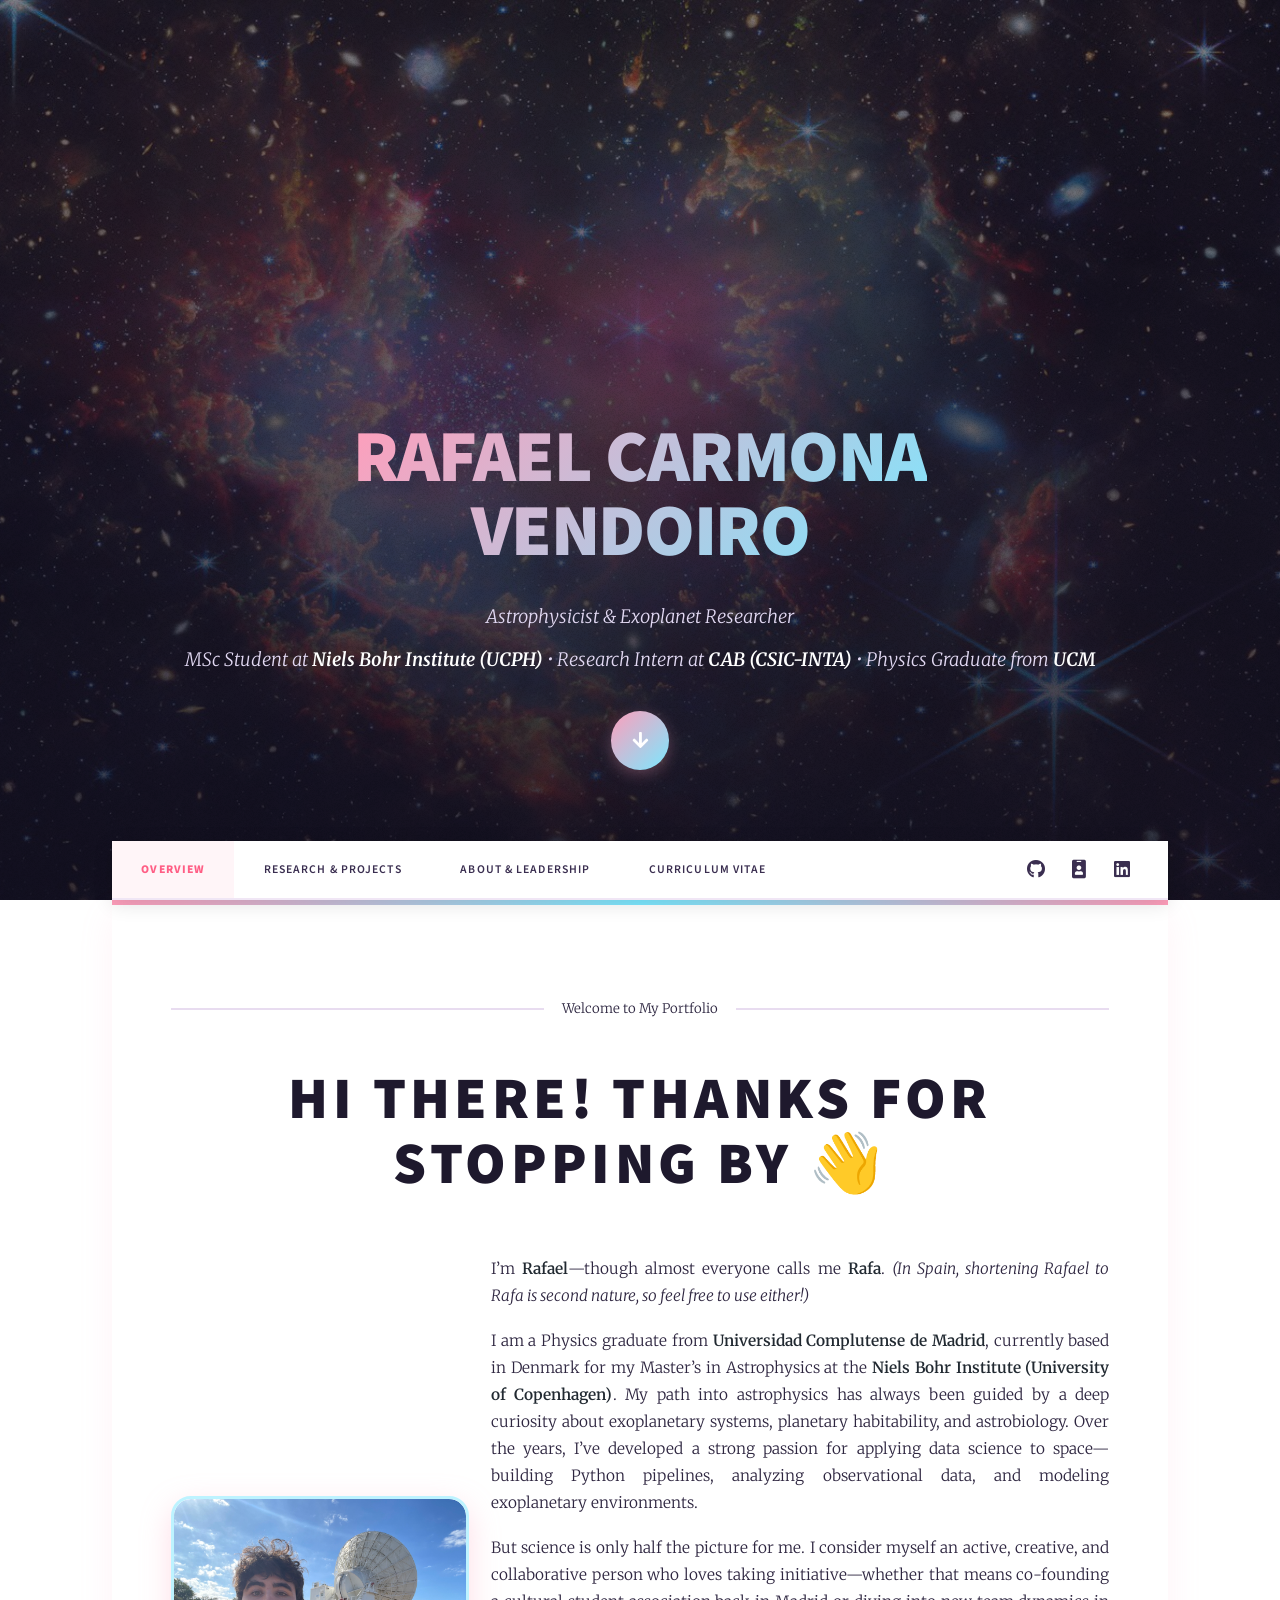
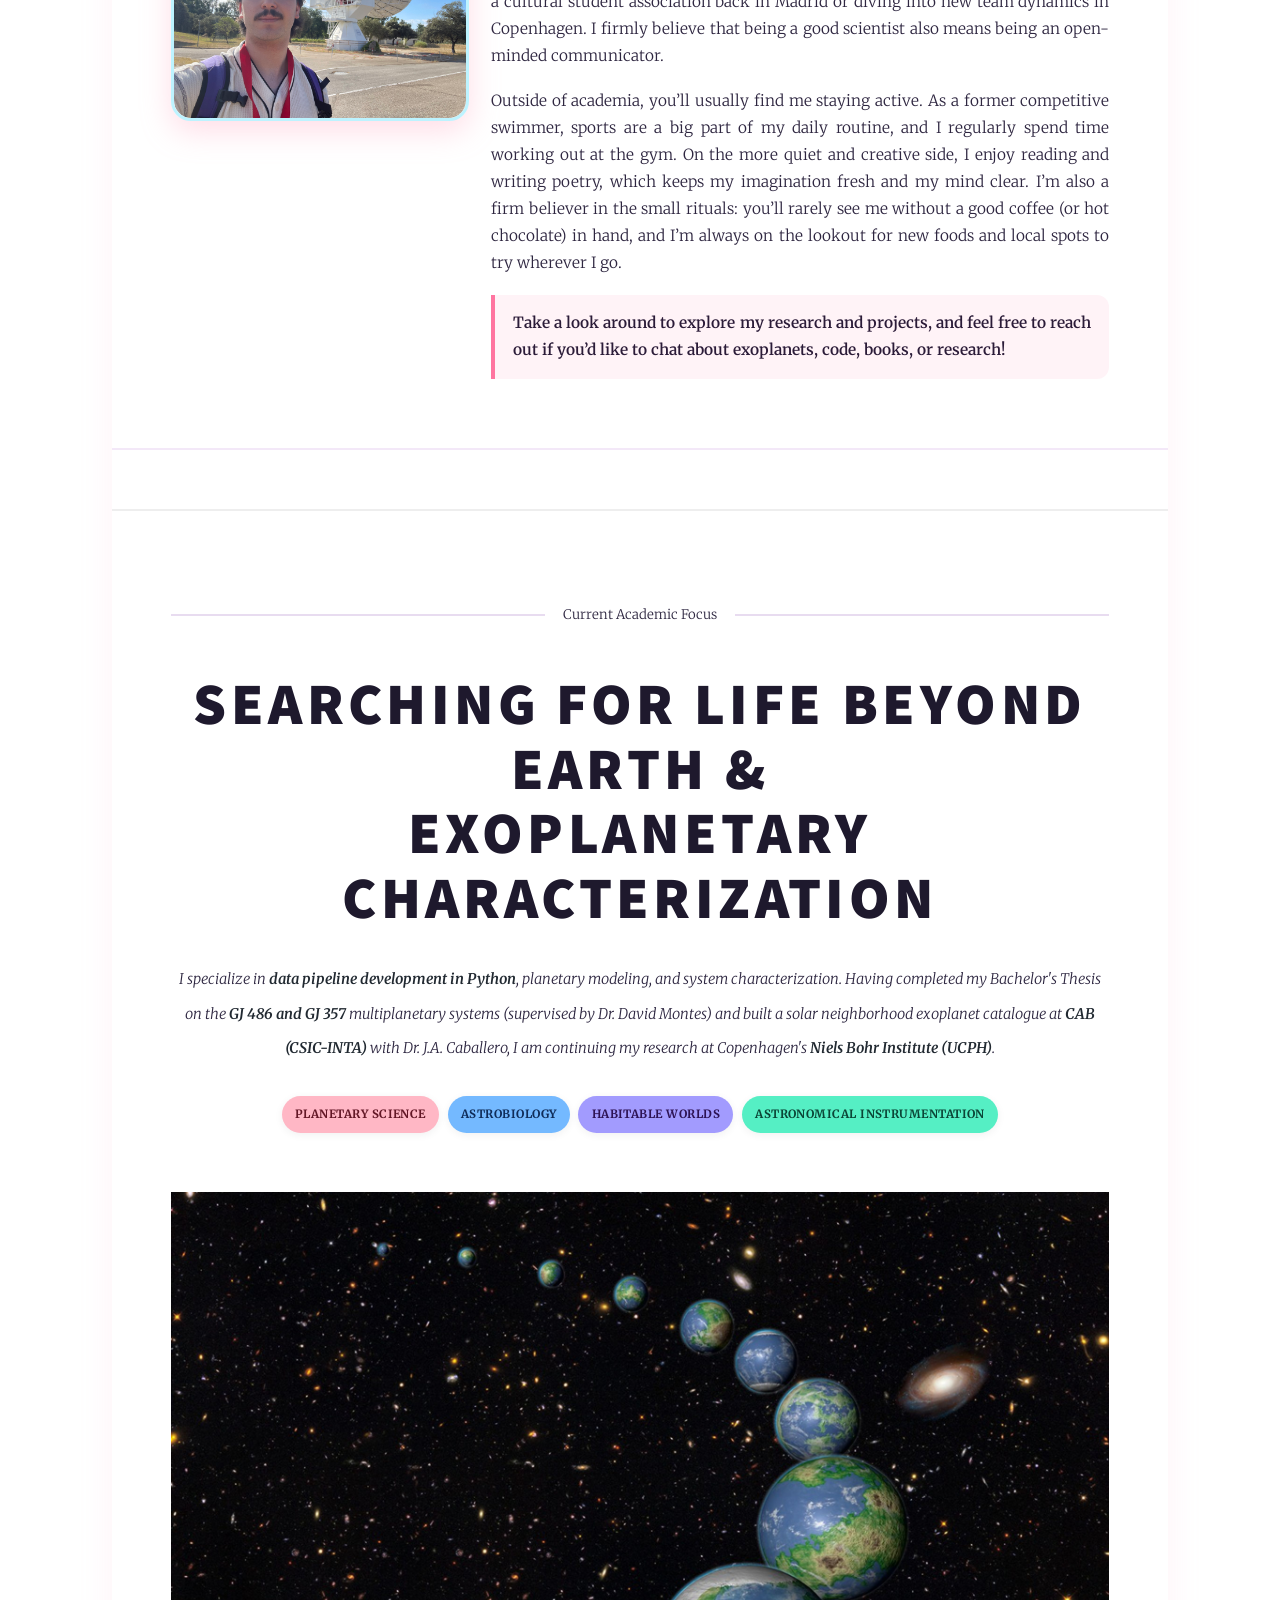
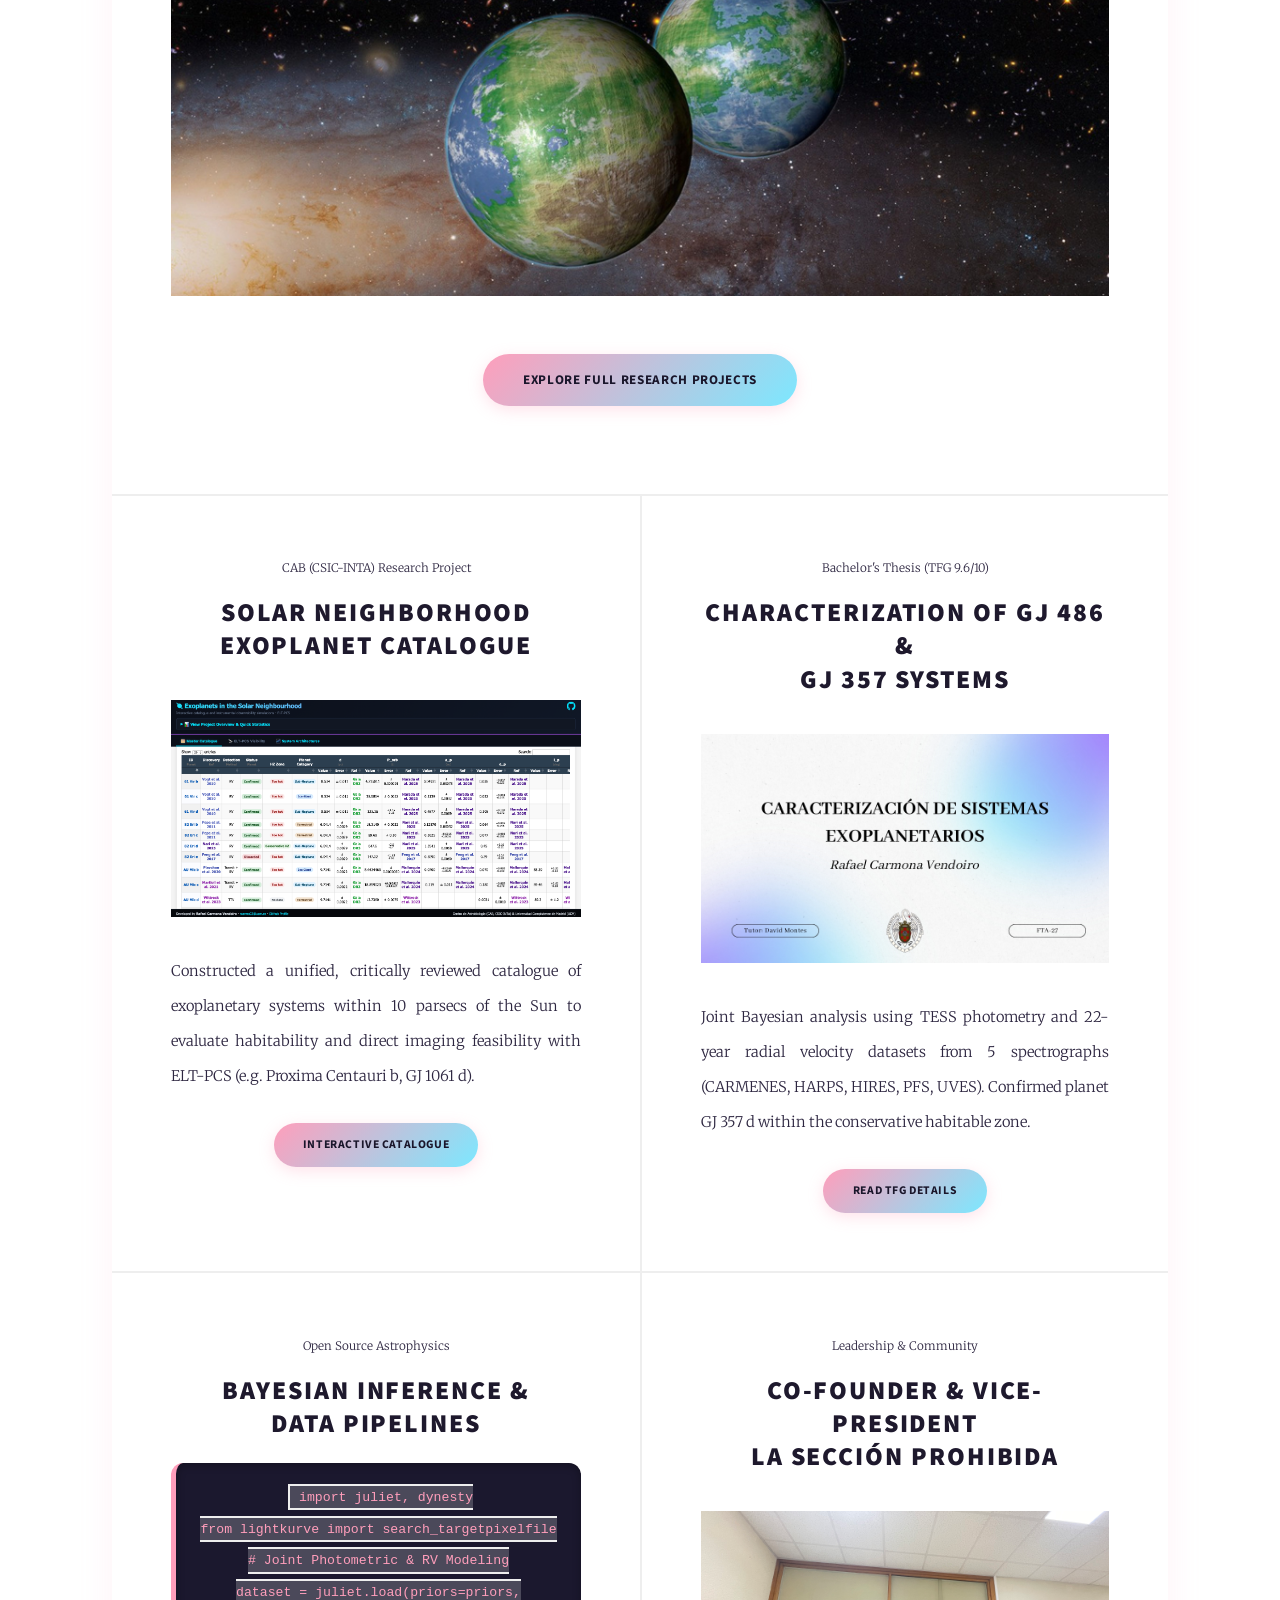
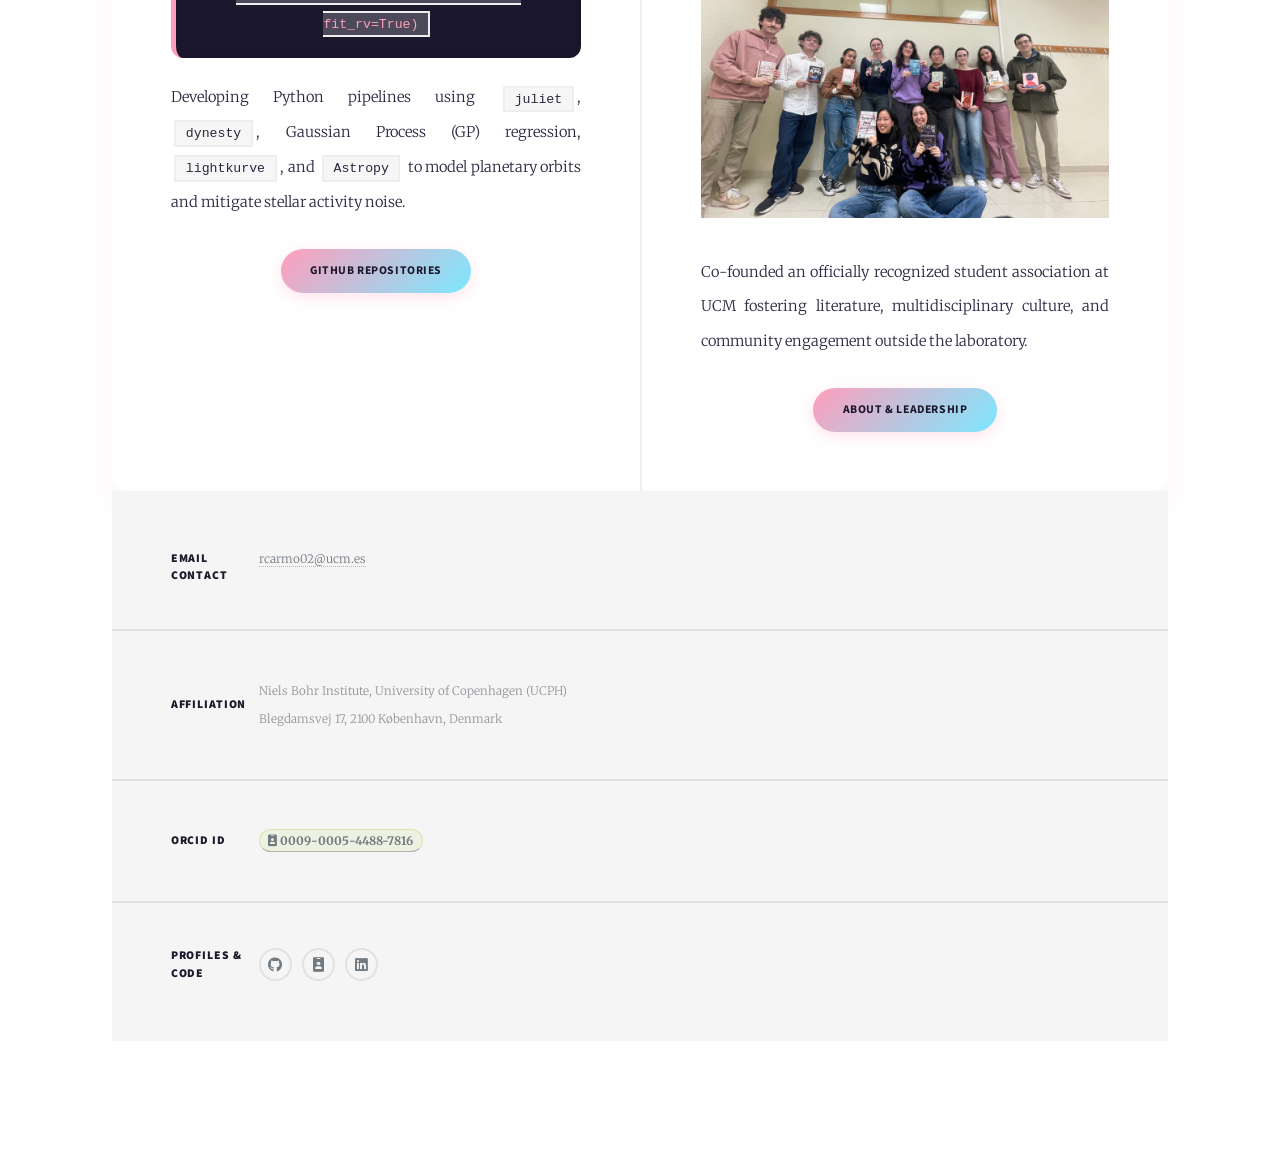
<file: index.html>
<!DOCTYPE HTML>
<!--
	Massively by HTML5 UP (Adapted for Rafael Carmona Vendoiro)
	html5up.net | @ajlkn
-->
<html lang="en">

<head>
	<title>Rafael Carmona Vendoiro | Exoplanet Research & Astrophysics</title>
	<meta charset="utf-8" />
	<meta name="viewport" content="width=device-width, initial-scale=1, user-scalable=no" />
	<meta name="description"
		content="Personal academic website of Rafael Carmona Vendoiro — Astrophysicist & Exoplanet Researcher at Niels Bohr Institute (UCPH), previously UCM & CAB (CSIC-INTA)." />
	<meta name="keywords"
		content="Rafael Carmona Vendoiro, Exoplanets, Astrophysics, Niels Bohr Institute, UCPH, UCM, CAB CSIC-INTA, Planetary Habitability, Solar Neighborhood, GJ 357, GJ 486, CARMENES, TESS" />
	<meta name="author" content="Rafael Carmona Vendoiro" />

	<!-- Open Graph / Facebook / LinkedIn -->
	<meta property="og:type" content="website" />
	<meta property="og:title" content="Rafael Carmona Vendoiro | Exoplanet Research & Astrophysics" />
	<meta property="og:description"
		content="Physics graduate (UCM) & MSc student at Niels Bohr Institute (UCPH). Exoplanetary science, Solar Neighborhood catalogue, GJ 357 & GJ 486 system characterization." />
	<meta property="og:image" content="images/Exoearths.jpg" />

	<!-- Twitter Card -->
	<meta name="twitter:card" content="summary_large_image" />
	<meta name="twitter:title" content="Rafael Carmona Vendoiro | Exoplanet Research" />
	<meta name="twitter:description"
		content="Astrophysicist studying exoplanets, stellar activity, and planetary habitability." />
	<meta name="twitter:image" content="images/Exoearths.jpg" />

	<!-- CSS -->
	<link rel="stylesheet" href="assets/css/main.css" />
	<noscript>
		<link rel="stylesheet" href="assets/css/noscript.css" />
	</noscript>

	<!-- Schema.org JSON-LD for Academics -->
	<script type="application/ld+json">
		{
		  "@context": "https://schema.org",
		  "@type": "Person",
		  "name": "Rafael Carmona Vendoiro",
		  "jobTitle": "Astrophysicist & Exoplanet Researcher",
		  "affiliation": [
		    {
		      "@type": "EducationalOrganization",
		      "name": "Niels Bohr Institute, University of Copenhagen (UCPH)"
		    },
		    {
		      "@type": "EducationalOrganization",
		      "name": "Universidad Complutense de Madrid (UCM)"
		    },
		    {
		      "@type": "ResearchOrganization",
		      "name": "Centro de Astrobiología (CAB, CSIC-INTA)"
		    }
		  ],
		  "sameAs": [
		    "https://orcid.org/0009-0005-4488-7816",
		    "https://github.com/rcarven",
		    "https://www.linkedin.com/in/rafael-carmona-vendoiro",
		    "https://rcarven.github.io/solar-neighbourhood-exoplanets/"
		  ],
		  "knowsAbout": ["Astrophysics", "Exoplanets", "Planetary Habitability", "Solar Neighborhood", "Bayesian Inference", "CARMENES", "TESS", "Data Science"]
		}
		</script>
</head>

<body class="is-preload">

	<!-- Wrapper -->
	<div id="wrapper" class="fade-in">

		<!-- Intro -->
		<div id="intro">
			<h1>Rafael Carmona<br />Vendoiro</h1>
			<p>Astrophysicist & Exoplanet Researcher<br />
				MSc Student at <strong>Niels Bohr Institute (UCPH)</strong> &bull; Research Intern at <strong>CAB
					(CSIC-INTA)</strong> &bull; Physics Graduate from <strong>UCM</strong></p>
			<ul class="actions">
				<li><a href="#header" class="button icon solid solo fa-arrow-down scrolly">Explore Portfolio</a></li>
			</ul>
		</div>

		<!-- Header -->
		<header id="header">
			<a href="index.html" class="logo">RCV Astrophysics</a>
		</header>

		<!-- Nav -->
		<nav id="nav">
			<ul class="links">
				<li class="active"><a href="index.html">Overview</a></li>
				<li><a href="research.html">Research & Projects</a></li>
				<li><a href="about.html">About & Leadership</a></li>
				<li><a href="cv.html">Curriculum Vitae</a></li>
			</ul>
			<ul class="icons">
				<li><a href="https://github.com/rcarven" target="_blank" rel="noopener"
						class="icon brands fa-github"><span class="label">GitHub</span></a></li>
				<li><a href="https://orcid.org/0009-0005-4488-7816" target="_blank" rel="noopener"
						class="icon solid fa-id-badge"><span class="label">ORCID</span></a></li>
				<li><a href="https://www.linkedin.com/in/rafael-carmona-vendoiro" target="_blank" rel="noopener"
						class="icon brands fa-linkedin"><span class="label">LinkedIn</span></a></li>
			</ul>
		</nav>

		<!-- Main -->
		<div id="main">

			<!-- Welcome Bio Section -->
			<article class="post featured welcome-bio">
				<header class="major">
					<span class="date">Welcome to My Portfolio</span>
					<h2>Hi there! Thanks for stopping by 👋</h2>
				</header>
				<div class="row aln-center aln-middle">
					<div class="col-4 col-12-medium">
						<span class="image fit profile-avatar-frame">
							<img src="images/PersonalPic.jpg" alt="Rafael Carmona Vendoiro (Rafa)" />
							<span class="profile-location-tag"><i class="icon solid fa-map-marker-alt"></i> ESAC,
								Madrid</span>
						</span>
					</div>
					<div class="col-8 col-12-medium bio-text-block">
						<p>I’m <strong>Rafael</strong>—though almost everyone calls me <strong>Rafa</strong>. <em>(In
								Spain, shortening Rafael to Rafa is second nature, so feel free to use either!)</em></p>

						<p>I am a Physics graduate from <strong>Universidad Complutense de Madrid</strong>, currently
							based in Denmark for my Master’s in Astrophysics at the <strong>Niels Bohr Institute
								(University of Copenhagen)</strong>. My path into astrophysics has always been guided by
							a deep curiosity about exoplanetary systems, planetary habitability, and astrobiology. Over
							the years, I’ve developed a strong passion for applying data science to space—building
							Python pipelines, analyzing observational data, and modeling exoplanetary environments.</p>

						<p>But science is only half the picture for me. I consider myself an active, creative, and
							collaborative person who loves taking initiative—whether that means co-founding a cultural
							student association back in Madrid or diving into new team dynamics in Copenhagen. I firmly
							believe that being a good scientist also means being an open-minded communicator.</p>

						<p>Outside of academia, you’ll usually find me staying active. As a former competitive swimmer,
							sports are a big part of my daily routine, and I regularly spend time working out at the
							gym. On the more quiet and creative side, I enjoy reading and writing poetry, which keeps my
							imagination fresh and my mind clear. I’m also a firm believer in the small rituals: you’ll
							rarely see me without a good coffee (or hot chocolate) in hand, and I’m always on the
							lookout for new foods and local spots to try wherever I go.</p>

						<p class="bio-closing">Take a look around to explore my research and projects, and feel free to
							reach out if you’d like to chat about exoplanets, code, books, or research!</p>
					</div>
				</div>
			</article>

			<!-- Featured Post -->
			<article class="post featured">
				<header class="major">
					<span class="date">Current Academic Focus</span>
					<h2><a href="research.html">Searching for Life Beyond Earth &<br />Exoplanetary Characterization</a>
					</h2>
					<p>I specialize in <strong>data pipeline development in Python</strong>, planetary modeling, and
						system characterization. Having completed my Bachelor's Thesis on the <strong>GJ 486 and GJ
							357</strong> multiplanetary systems (supervised by Dr. David Montes) and built a solar
						neighborhood exoplanet catalogue at <strong>CAB (CSIC-INTA)</strong> with Dr. J.A. Caballero, I
						am continuing my research at Copenhagen's <strong>Niels Bohr Institute (UCPH)</strong>.</p>
					<div class="badge-group" style="justify-content: center;">
						<span class="badge-pill ucm">Planetary Science</span>
						<span class="badge-pill cab">Astrobiology</span>
						<span class="badge-pill exoplanet">Habitable Worlds</span>
						<span class="badge-pill ucph">Astronomical Instrumentation</span>
					</div>
				</header>
				<a href="research.html" class="image main image-credit-container">
					<img src="images/Exoearths.jpg" alt="Exoplanet Characterization — Image Credit: NASA / JPL-Caltech"
						title="Image Credit: NASA / JPL-Caltech" />
					<span class="image-credit-badge"><i class="icon solid fa-camera"></i> Image: NASA /
						JPL-Caltech</span>
				</a>
				<ul class="actions special">
					<li><a href="research.html" class="button large">Explore Full Research Projects</a></li>
				</ul>
			</article>

			<!-- Posts -->
			<section class="posts">
				<article>
					<header>
						<span class="date">CAB (CSIC-INTA) Research Project</span>
						<h2><a href="https://rcarven.github.io/solar-neighbourhood-exoplanets/" target="_blank"
								rel="noopener">Solar Neighborhood<br />Exoplanet Catalogue</a></h2>
					</header>
					<a href="https://rcarven.github.io/solar-neighbourhood-exoplanets/" target="_blank" rel="noopener"
						class="image fit"><img src="images/ExoplanetCatalogue.png"
							alt="Solar Neighborhood Exoplanet Catalogue" /></a>
					<p>Constructed a unified, critically reviewed catalogue of exoplanetary systems within 10 parsecs of
						the Sun to evaluate habitability and direct imaging feasibility with ELT-PCS (e.g. Proxima
						Centauri b, GJ 1061 d).</p>
					<ul class="actions special">
						<li><a href="https://rcarven.github.io/solar-neighbourhood-exoplanets/" target="_blank"
								rel="noopener" class="button">Interactive Catalogue</a></li>
					</ul>
				</article>
				<article>
					<header>
						<span class="date">Bachelor's Thesis (TFG 9.6/10)</span>
						<h2><a href="research.html#tfg">Characterization of GJ 486 &<br />GJ 357 Systems</a></h2>
					</header>
					<a href="research.html#tfg" class="image fit"><img src="images/Defensa_TFG.jpg"
							alt="Exoplanetary System Characterization — Defense of Bachelor's Thesis" /></a>
					<p>Joint Bayesian analysis using TESS photometry and 22-year radial velocity datasets from 5
						spectrographs (CARMENES, HARPS, HIRES, PFS, UVES). Confirmed planet GJ 357 d within the
						conservative habitable zone.</p>
					<ul class="actions special">
						<li><a href="research.html#tfg" class="button">Read TFG Details</a></li>
					</ul>
				</article>
				<article>
					<header>
						<span class="date">Open Source Astrophysics</span>
						<h2><a href="https://github.com/rcarven" target="_blank" rel="noopener">Bayesian Inference
								&<br />Data Pipelines</a></h2>
					</header>
					<div class="code-box">
						<code>import juliet, dynesty<br />
from lightkurve import search_targetpixelfile<br />
# Joint Photometric & RV Modeling<br />
dataset = juliet.load(priors=priors, fit_rv=True)</code>
					</div>
					<p>Developing Python pipelines using <code>juliet</code>, <code>dynesty</code>, Gaussian Process
						(GP) regression, <code>lightkurve</code>, and <code>Astropy</code> to model planetary orbits and
						mitigate stellar activity noise.</p>
					<ul class="actions special">
						<li><a href="https://github.com/rcarven" target="_blank" rel="noopener" class="button">GitHub
								Repositories</a></li>
					</ul>
				</article>
				<article>
					<header>
						<span class="date">Leadership & Community</span>
						<h2><a href="about.html">Co-founder & Vice-president<br />La Sección Prohibida</a></h2>
					</header>
					<a href="about.html" class="image fit"><img src="images/BookClub.jpg"
							alt="Asociación La Sección Prohibida & Book Club" /></a>
					<p>Co-founded an officially recognized student association at UCM fostering literature,
						multidisciplinary culture, and community engagement outside the laboratory.</p>
					<ul class="actions special">
						<li><a href="about.html" class="button">About & Leadership</a></li>
					</ul>
				</article>
			</section>

		</div>

		<!-- Footer -->
		<footer id="footer">
			<section class="split contact" style="width: 100%;">
				<section class="alt">
					<h3>Email Contact</h3>
					<p><a href="mailto:rcarmo02@ucm.es">rcarmo02@ucm.es</a></p>
				</section>
				<section>
					<h3>Affiliation</h3>
					<p>Niels Bohr Institute, University of Copenhagen (UCPH)<br />
						Blegdamsvej 17, 2100 København, Denmark</p>
				</section>
				<section>
					<h3>ORCID iD</h3>
					<p><a href="https://orcid.org/0009-0005-4488-7816" target="_blank" rel="noopener"
							class="orcid-link"><i class="icon solid fa-id-badge"></i> 0009-0005-4488-7816</a></p>
				</section>
				<section>
					<h3>Profiles & Code</h3>
					<ul class="icons alt">
						<li><a href="https://github.com/rcarven" target="_blank" rel="noopener"
								class="icon brands alt fa-github"><span class="label">GitHub</span></a></li>
						<li><a href="https://orcid.org/0009-0005-4488-7816" target="_blank" rel="noopener"
								class="icon solid alt fa-id-badge"><span class="label">ORCID</span></a></li>
						<li><a href="https://www.linkedin.com/in/rafael-carmona-vendoiro" target="_blank" rel="noopener"
								class="icon brands alt fa-linkedin"><span class="label">LinkedIn</span></a></li>
					</ul>
				</section>
			</section>
		</footer>

		<!-- Copyright -->
		<div id="copyright">
			<ul>
				<li>&copy; Rafael Carmona Vendoiro</li>
				<li>Hosted on GitHub Pages</li>
				<li>Background: ESA / Webb</li>
			</ul>
		</div>

	</div>

	<!-- Scripts -->
	<script src="assets/js/jquery.min.js"></script>
	<script src="assets/js/jquery.scrollex.min.js"></script>
	<script src="assets/js/jquery.scrolly.min.js"></script>
	<script src="assets/js/browser.min.js"></script>
	<script src="assets/js/breakpoints.min.js"></script>
	<script src="assets/js/util.js"></script>
	<script src="assets/js/main.js"></script>

</body>

</html>
</file>
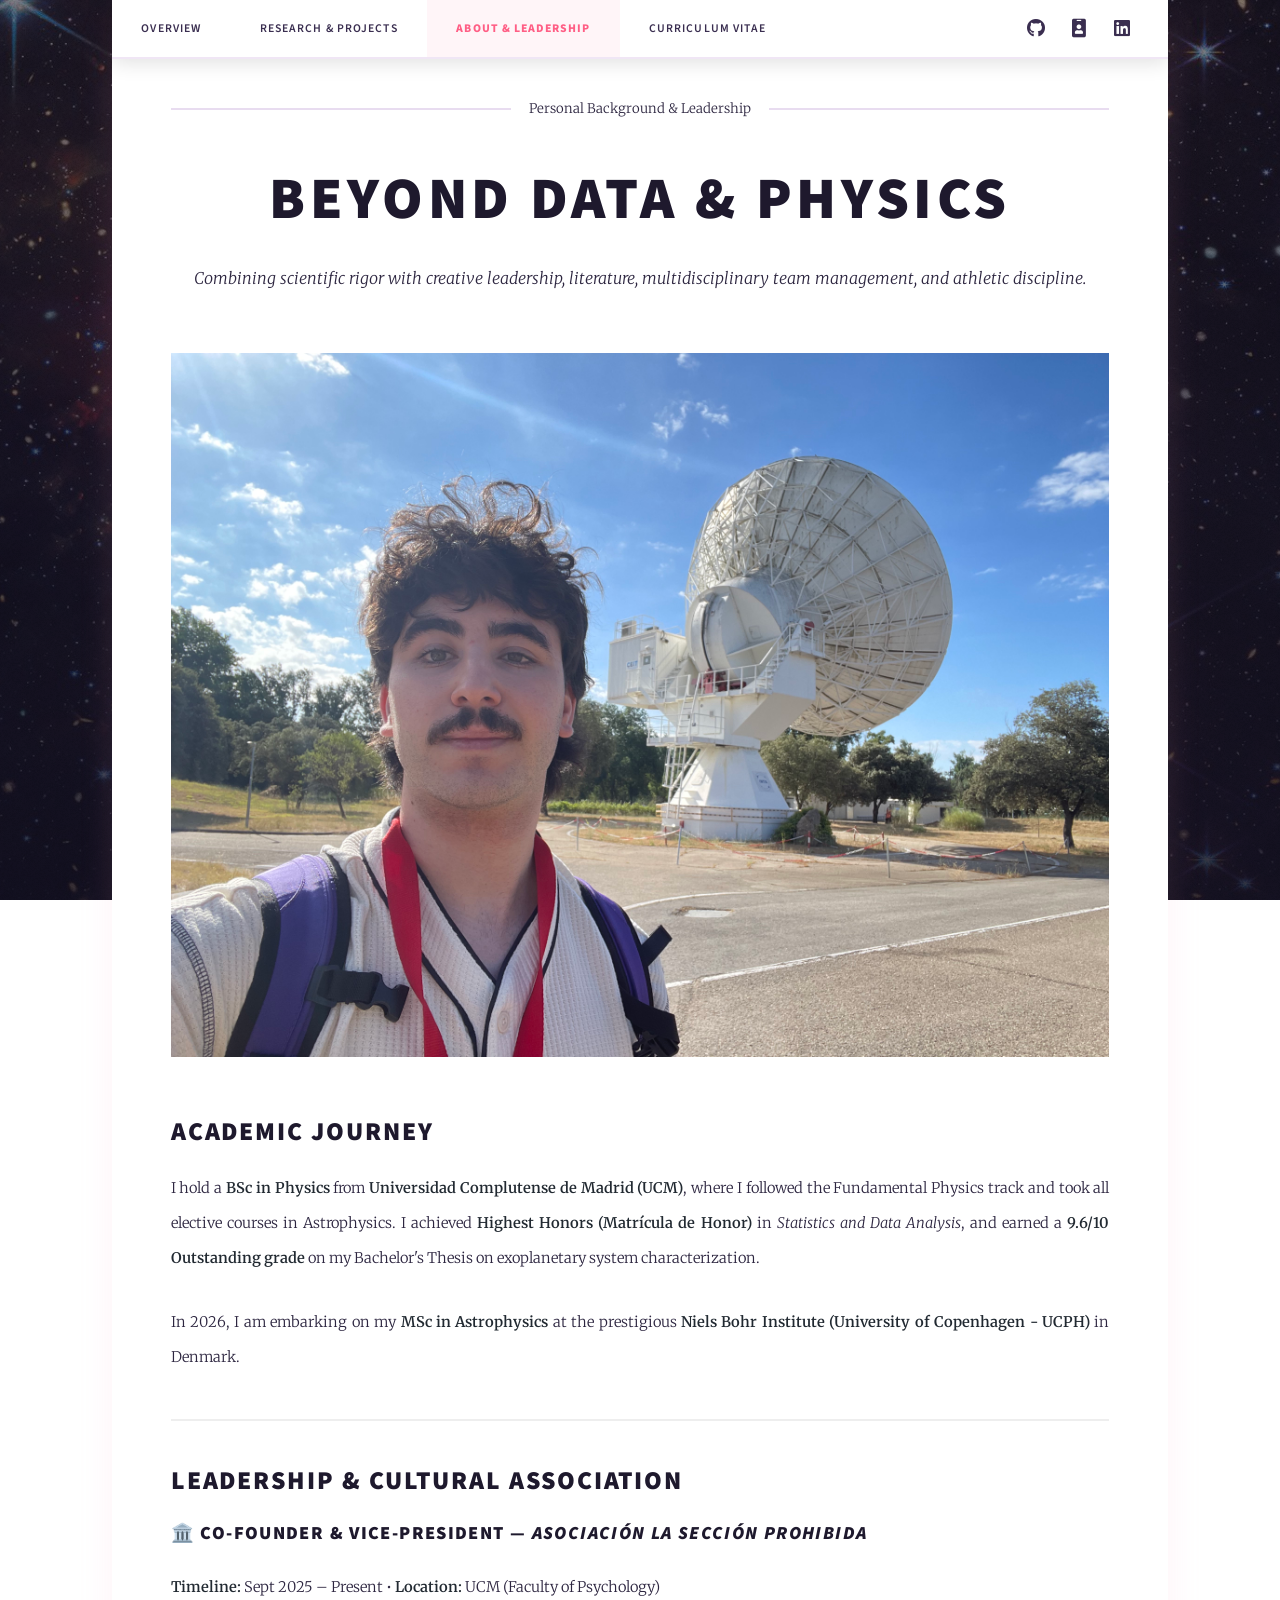
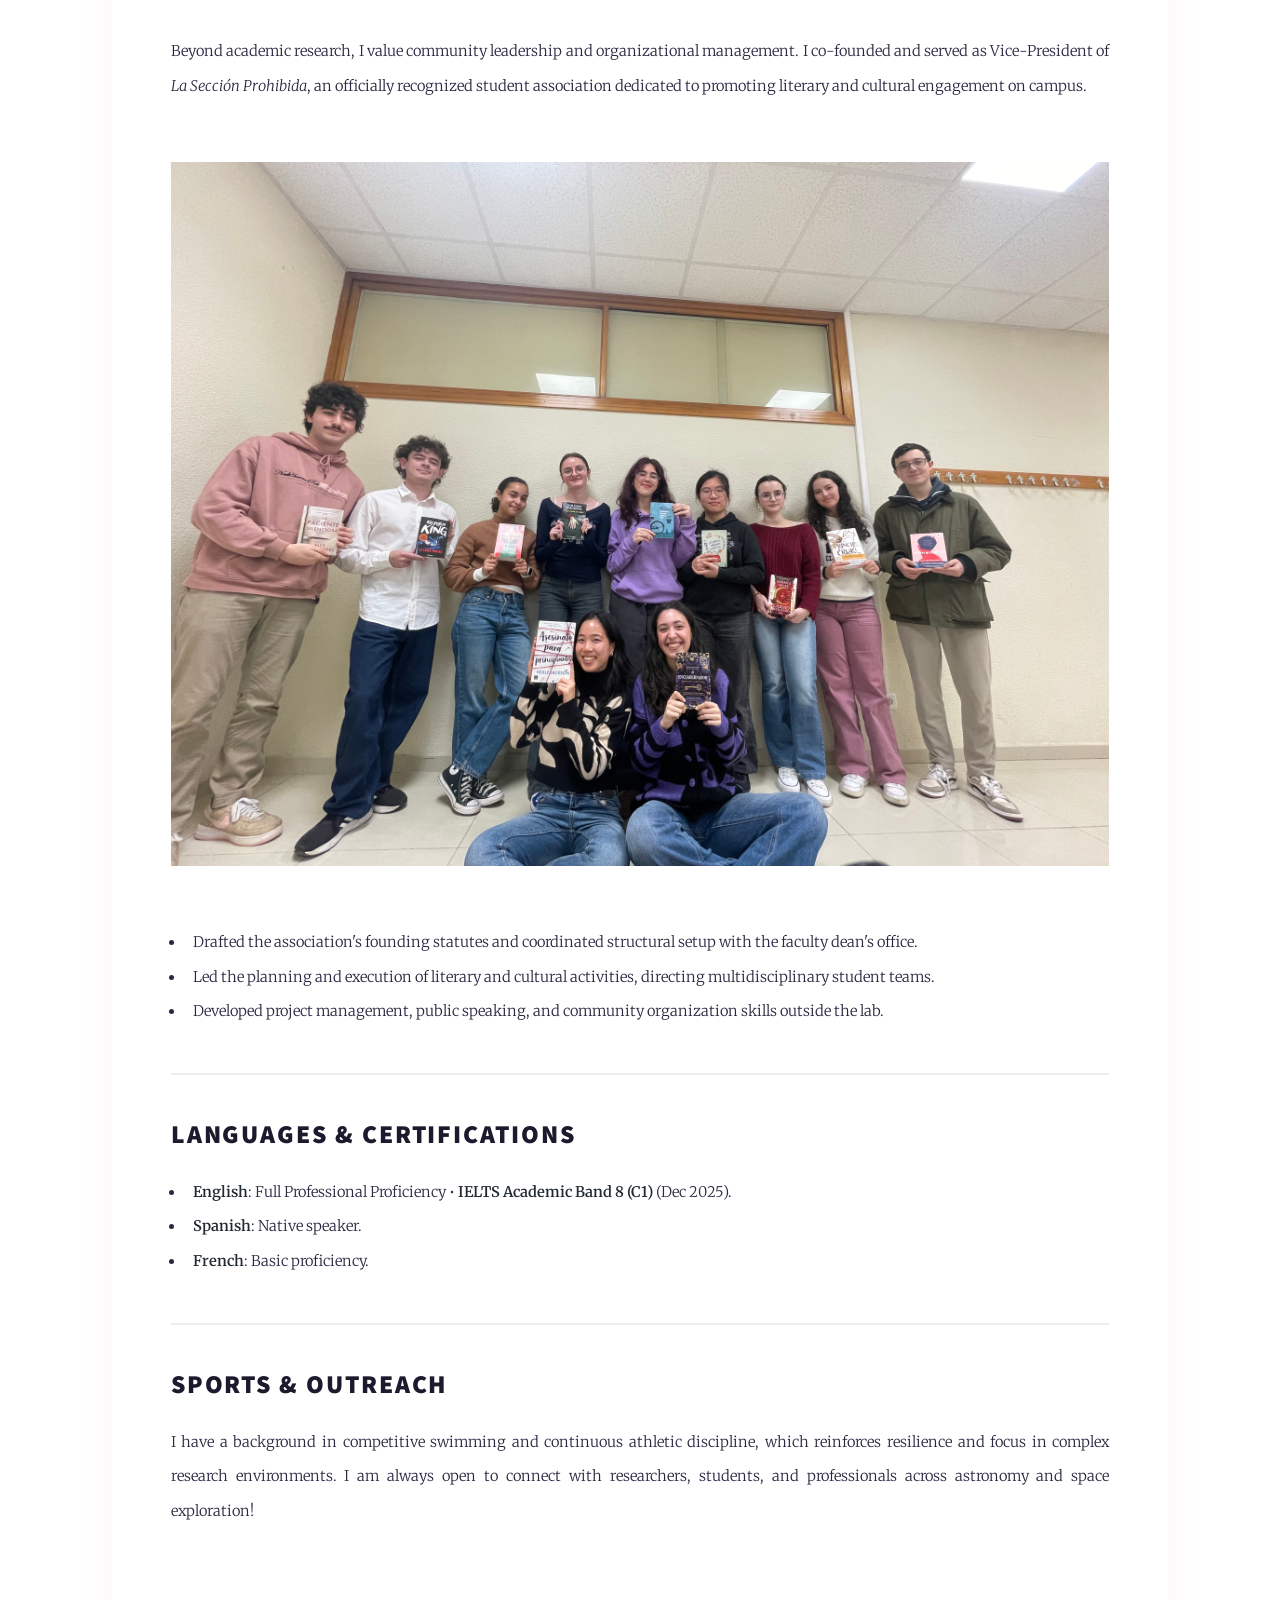
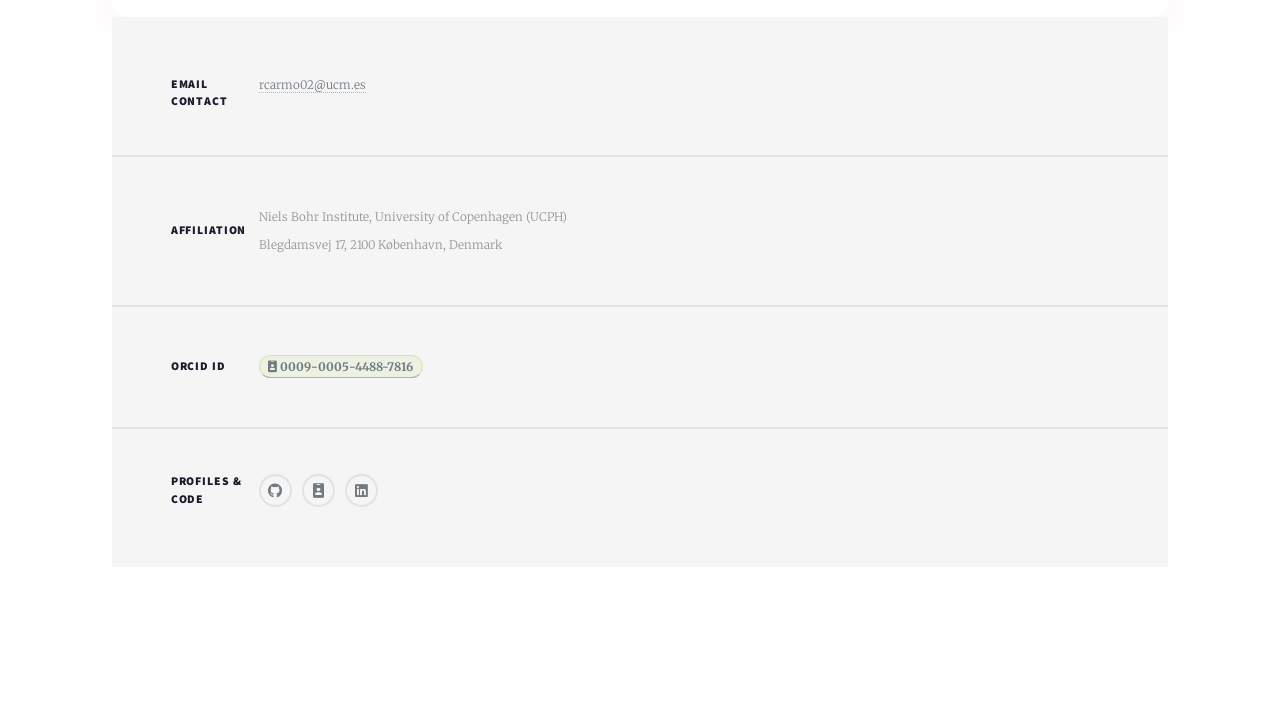
<file: about.html>
<!DOCTYPE HTML>
<html lang="en">
	<head>
		<title>About Me & Leadership | Rafael Carmona Vendoiro</title>
		<meta charset="utf-8" />
		<meta name="viewport" content="width=device-width, initial-scale=1, user-scalable=no" />
		<meta name="description" content="Personal profile and leadership journey of Rafael Carmona Vendoiro — Co-founder & Vice-president of La Sección Prohibida (UCM), IELTS C1, and astrophysics student." />
		<link rel="stylesheet" href="assets/css/main.css" />
		<noscript><link rel="stylesheet" href="assets/css/noscript.css" /></noscript>
	</head>
	<body class="is-preload">

		<!-- Wrapper -->
			<div id="wrapper">

				<!-- Header -->
					<header id="header">
						<a href="index.html" class="logo">RCV Astrophysics</a>
					</header>

				<!-- Nav -->
					<nav id="nav">
						<ul class="links">
							<li><a href="index.html">Overview</a></li>
							<li><a href="research.html">Research & Projects</a></li>
							<li class="active"><a href="about.html">About & Leadership</a></li>
							<li><a href="cv.html">Curriculum Vitae</a></li>
						</ul>
						<ul class="icons">
							<li><a href="https://github.com/rcarven" target="_blank" rel="noopener" class="icon brands fa-github"><span class="label">GitHub</span></a></li>
							<li><a href="https://orcid.org/0009-0005-4488-7816" target="_blank" rel="noopener" class="icon solid fa-id-badge"><span class="label">ORCID</span></a></li>
							<li><a href="https://www.linkedin.com/in/rafael-carmona-vendoiro" target="_blank" rel="noopener" class="icon brands fa-linkedin"><span class="label">LinkedIn</span></a></li>
						</ul>
					</nav>

				<!-- Main -->
					<div id="main">

						<!-- Post -->
							<section class="post">
								<header class="major">
									<span class="date">Personal Background & Leadership</span>
									<h1>Beyond Data & Physics</h1>
									<p>Combining scientific rigor with creative leadership, literature, multidisciplinary team management, and athletic discipline.</p>
								</header>
								
								<div class="image main"><img src="images/PersonalPic.jpg" alt="Rafael Carmona Vendoiro (Rafa)" /></div>
								
								<h2>Academic Journey</h2>
								<p>I hold a <strong>BSc in Physics</strong> from <strong>Universidad Complutense de Madrid (UCM)</strong>, where I followed the Fundamental Physics track and took all elective courses in Astrophysics. I achieved <strong>Highest Honors (Matrícula de Honor)</strong> in <em>Statistics and Data Analysis</em>, and earned a <strong>9.6/10 Outstanding grade</strong> on my Bachelor's Thesis on exoplanetary system characterization.</p>
								
								<p>In 2026, I am embarking on my <strong>MSc in Astrophysics</strong> at the prestigious <strong>Niels Bohr Institute (University of Copenhagen - UCPH)</strong> in Denmark.</p>

								<hr />

								<h2>Leadership & Cultural Association</h2>
								<h3>🏛️ Co-founder & Vice-President — <em>Asociación La Sección Prohibida</em></h3>
								<p><strong>Timeline:</strong> Sept 2025 – Present &bull; <strong>Location:</strong> UCM (Faculty of Psychology)</p>
								<p>Beyond academic research, I value community leadership and organizational management. I co-founded and served as Vice-President of <em>La Sección Prohibida</em>, an officially recognized student association dedicated to promoting literary and cultural engagement on campus.</p>

								<div class="image main"><img src="images/BookClub.jpg" alt="Asociación La Sección Prohibida & Book Club" /></div>

								<ul>
									<li>Drafted the association's founding statutes and coordinated structural setup with the faculty dean's office.</li>
									<li>Led the planning and execution of literary and cultural activities, directing multidisciplinary student teams.</li>
									<li>Developed project management, public speaking, and community organization skills outside the lab.</li>
								</ul>

								<hr />

								<h2>Languages & Certifications</h2>
								<ul>
									<li><strong>English</strong>: Full Professional Proficiency &bull; <strong>IELTS Academic Band 8 (C1)</strong> (Dec 2025).</li>
									<li><strong>Spanish</strong>: Native speaker.</li>
									<li><strong>French</strong>: Basic proficiency.</li>
								</ul>

								<hr />

								<h2>Sports & Outreach</h2>
								<p>I have a background in competitive swimming and continuous athletic discipline, which reinforces resilience and focus in complex research environments. I am always open to connect with researchers, students, and professionals across astronomy and space exploration!</p>

							</section>

					</div>

				<!-- Footer -->
					<footer id="footer">
						<section class="split contact" style="width: 100%;">
							<section class="alt">
								<h3>Email Contact</h3>
								<p><a href="mailto:rcarmo02@ucm.es">rcarmo02@ucm.es</a></p>
							</section>
							<section>
								<h3>Affiliation</h3>
								<p>Niels Bohr Institute, University of Copenhagen (UCPH)<br />
								Blegdamsvej 17, 2100 København, Denmark</p>
							</section>
							<section>
								<h3>ORCID iD</h3>
								<p><a href="https://orcid.org/0009-0005-4488-7816" target="_blank" rel="noopener" class="orcid-link"><i class="icon solid fa-id-badge"></i> 0009-0005-4488-7816</a></p>
							</section>
							<section>
								<h3>Profiles & Code</h3>
								<ul class="icons alt">
									<li><a href="https://github.com/rcarven" target="_blank" rel="noopener" class="icon brands alt fa-github"><span class="label">GitHub</span></a></li>
									<li><a href="https://orcid.org/0009-0005-4488-7816" target="_blank" rel="noopener" class="icon solid alt fa-id-badge"><span class="label">ORCID</span></a></li>
									<li><a href="https://www.linkedin.com/in/rafael-carmona-vendoiro" target="_blank" rel="noopener" class="icon brands alt fa-linkedin"><span class="label">LinkedIn</span></a></li>
								</ul>
							</section>
						</section>
					</footer>

				<!-- Copyright -->
					<div id="copyright">
						<ul><li>&copy; Rafael Carmona Vendoiro</li><li>Hosted on GitHub Pages</li><li>Background: ESA / Webb</li></ul>
					</div>

			</div>

		<!-- Scripts -->
			<script src="assets/js/jquery.min.js"></script>
			<script src="assets/js/jquery.scrollex.min.js"></script>
			<script src="assets/js/jquery.scrolly.min.js"></script>
			<script src="assets/js/browser.min.js"></script>
			<script src="assets/js/breakpoints.min.js"></script>
			<script src="assets/js/util.js"></script>
			<script src="assets/js/main.js"></script>

	</body>
</html>
</file>
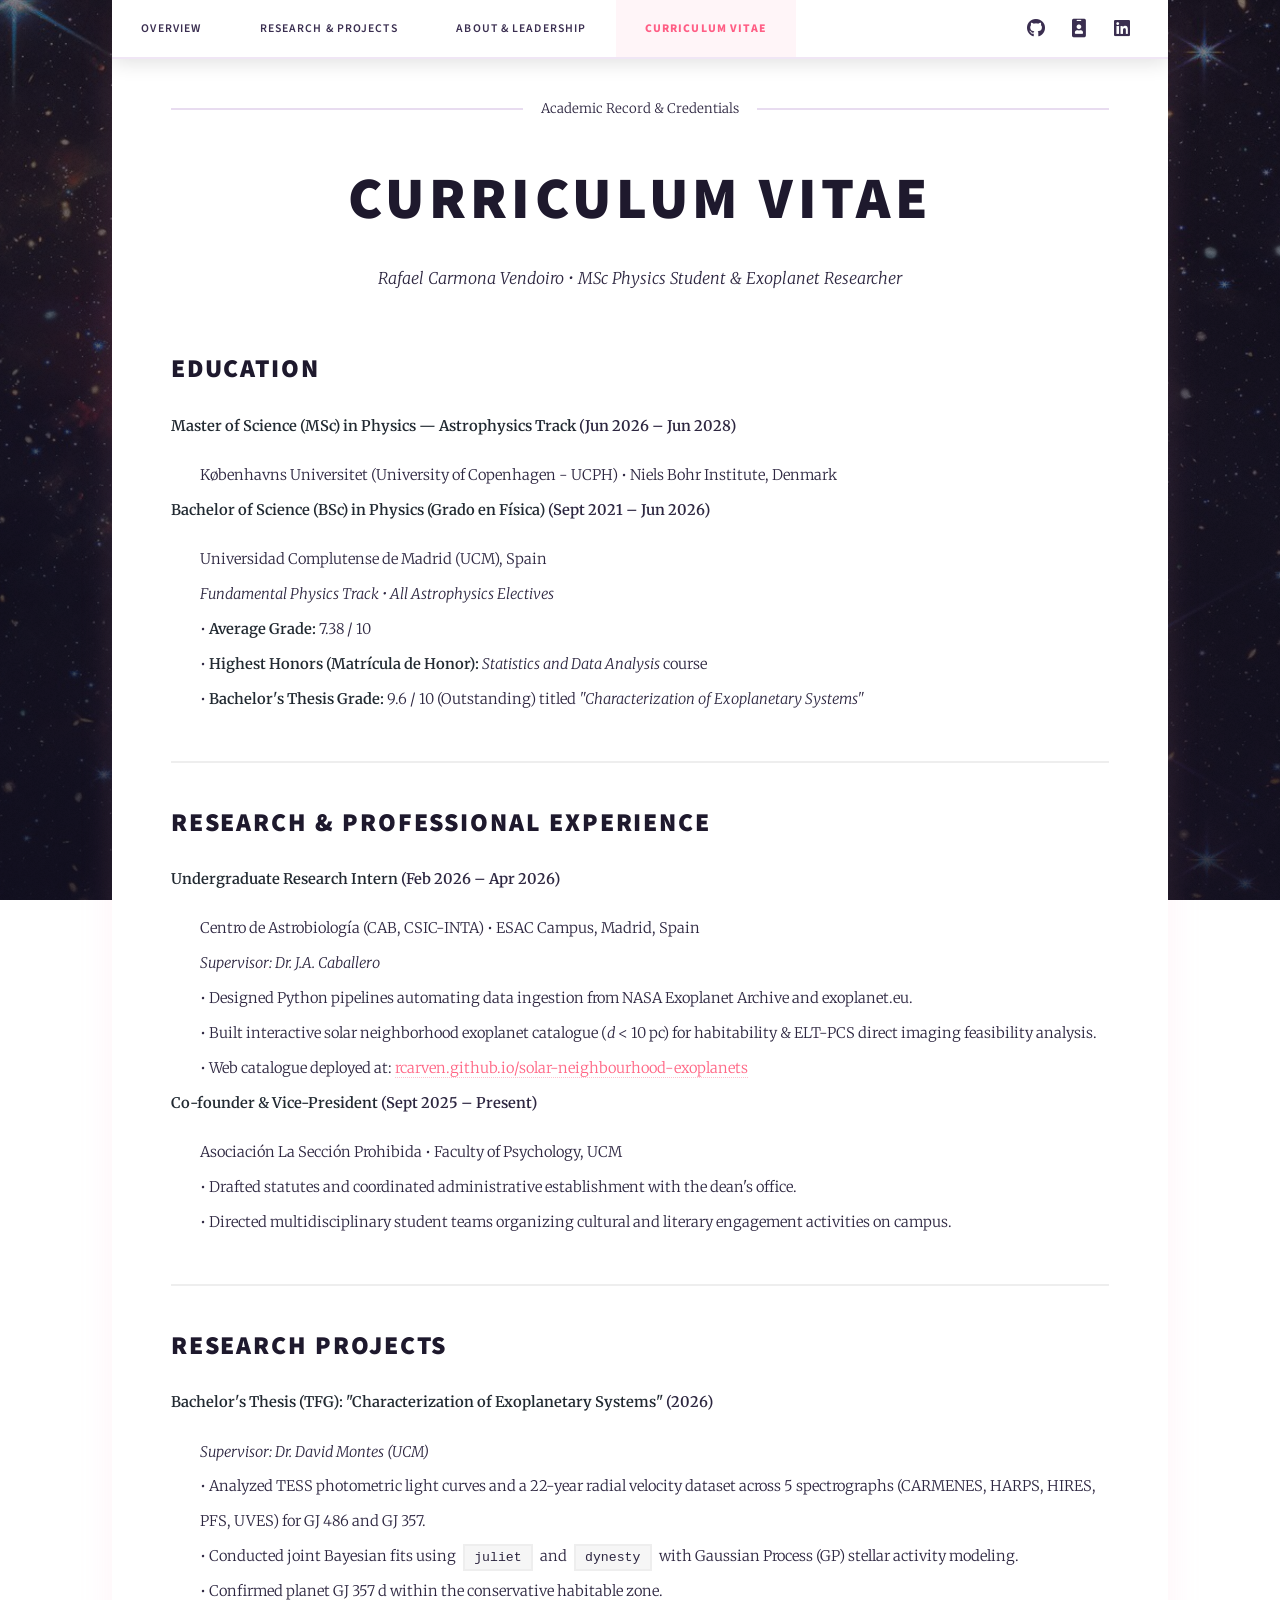
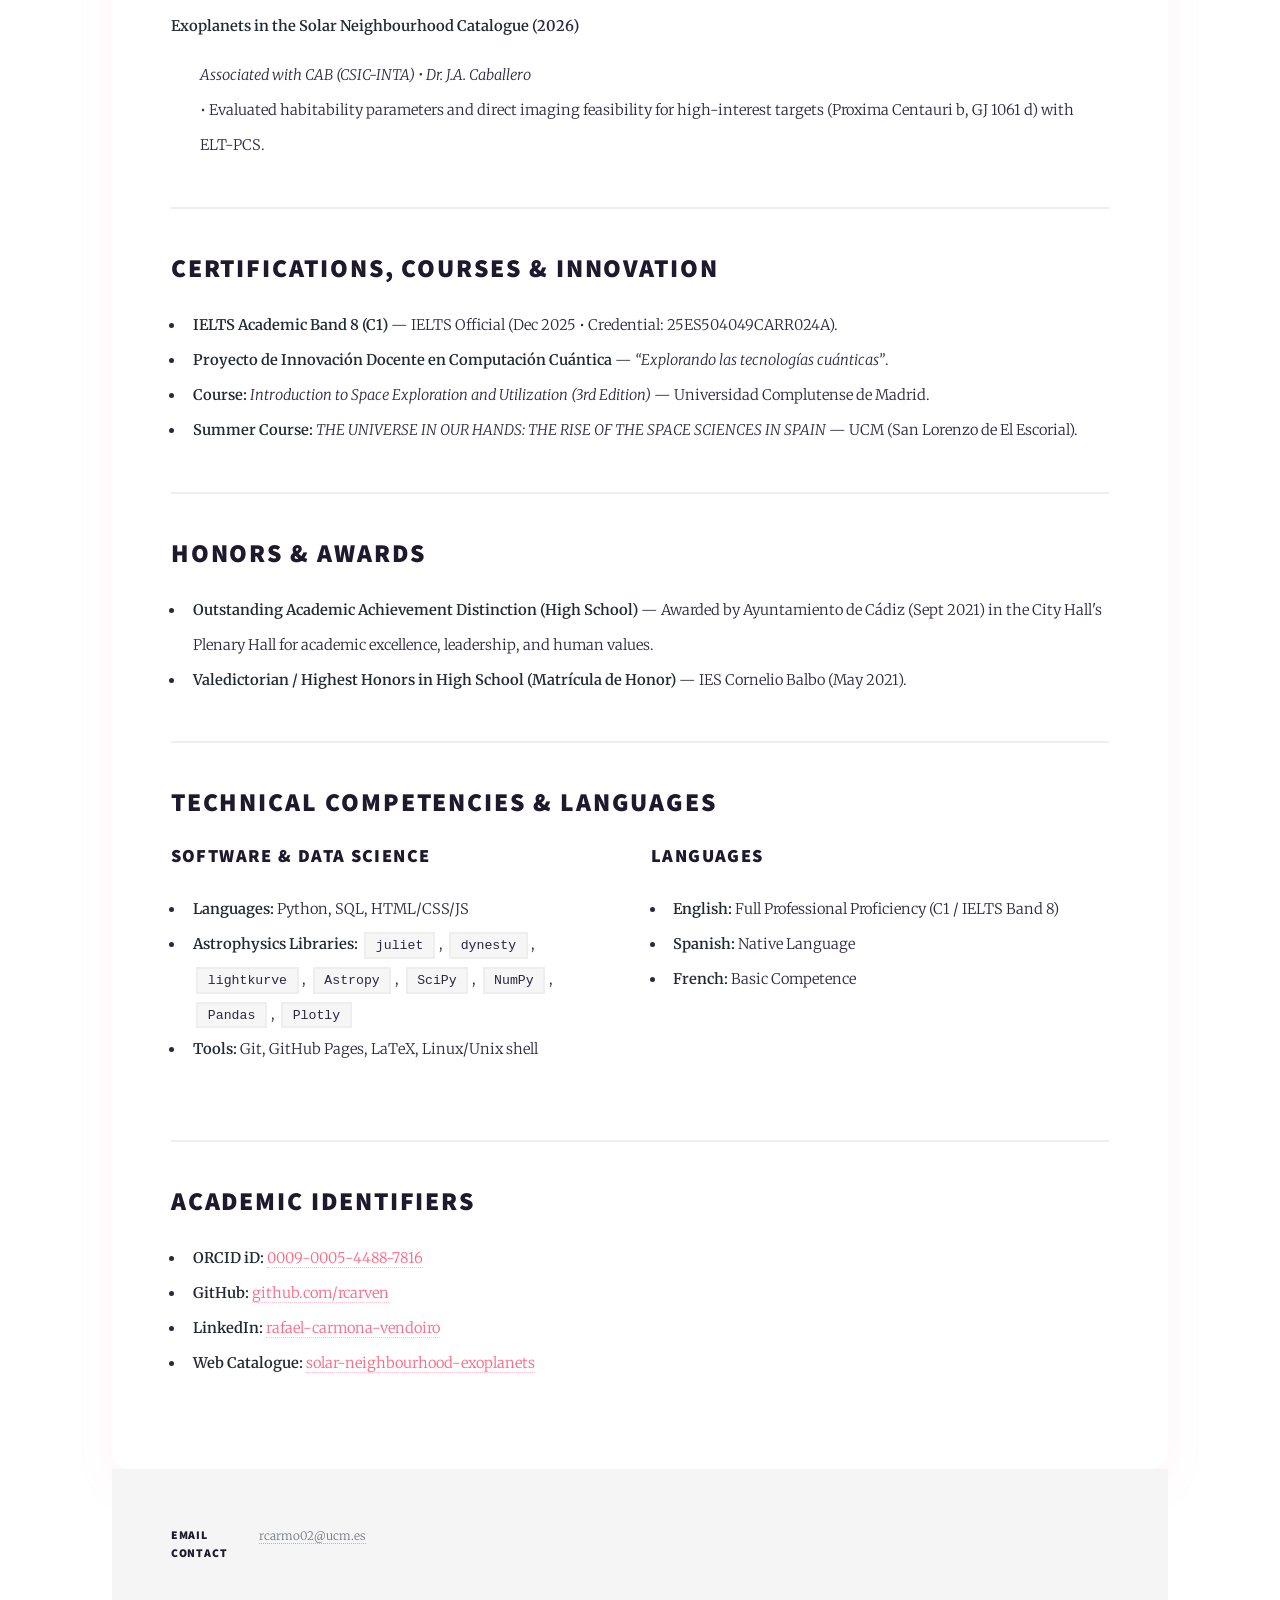
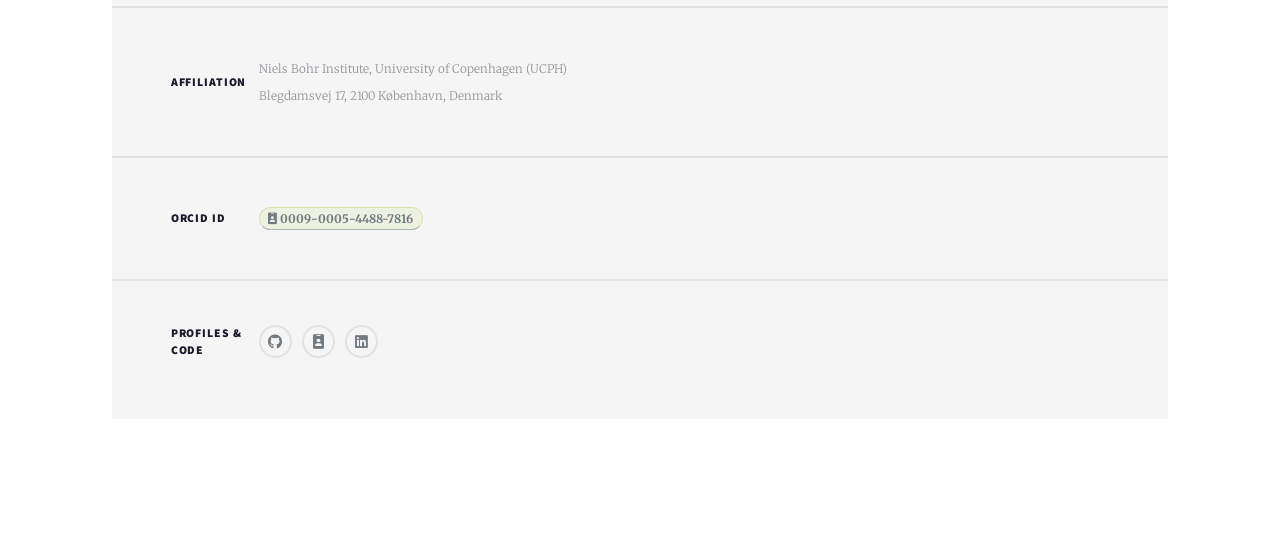
<file: cv.html>
<!DOCTYPE HTML>
<html lang="en">
	<head>
		<title>Curriculum Vitae | Rafael Carmona Vendoiro</title>
		<meta charset="utf-8" />
		<meta name="viewport" content="width=device-width, initial-scale=1, user-scalable=no" />
		<meta name="description" content="Academic Curriculum Vitae of Rafael Carmona Vendoiro — MSc Student at Niels Bohr Institute (UCPH), BSc Physics from UCM, Research Intern at CAB (CSIC-INTA)." />
		<link rel="stylesheet" href="assets/css/main.css" />
		<noscript><link rel="stylesheet" href="assets/css/noscript.css" /></noscript>
	</head>
	<body class="is-preload">

		<!-- Wrapper -->
			<div id="wrapper">

				<!-- Header -->
					<header id="header">
						<a href="index.html" class="logo">RCV Astrophysics</a>
					</header>

				<!-- Nav -->
					<nav id="nav">
						<ul class="links">
							<li><a href="index.html">Overview</a></li>
							<li><a href="research.html">Research & Projects</a></li>
							<li><a href="about.html">About & Leadership</a></li>
							<li class="active"><a href="cv.html">Curriculum Vitae</a></li>
						</ul>
						<ul class="icons">
							<li><a href="https://github.com/rcarven" target="_blank" rel="noopener" class="icon brands fa-github"><span class="label">GitHub</span></a></li>
							<li><a href="https://orcid.org/0009-0005-4488-7816" target="_blank" rel="noopener" class="icon solid fa-id-badge"><span class="label">ORCID</span></a></li>
							<li><a href="https://www.linkedin.com/in/rafael-carmona-vendoiro" target="_blank" rel="noopener" class="icon brands fa-linkedin"><span class="label">LinkedIn</span></a></li>
						</ul>
					</nav>

				<!-- Main -->
					<div id="main">

						<!-- Post -->
							<section class="post">
								<header class="major">
									<span class="date">Academic Record & Credentials</span>
									<h1>Curriculum Vitae</h1>
									<p>Rafael Carmona Vendoiro &bull; MSc Physics Student & Exoplanet Researcher</p>
								</header>

								<h2>Education</h2>
								<dl>
									<dt><strong>Master of Science (MSc) in Physics — Astrophysics Track</strong> (Jun 2026 – Jun 2028)</dt>
									<dd>Københavns Universitet (University of Copenhagen - UCPH) &bull; Niels Bohr Institute, Denmark</dd>

									<dt><strong>Bachelor of Science (BSc) in Physics (Grado en Física)</strong> (Sept 2021 – Jun 2026)</dt>
									<dd>Universidad Complutense de Madrid (UCM), Spain<br />
									<em>Fundamental Physics Track &bull; All Astrophysics Electives</em><br />
									&bull; <strong>Average Grade:</strong> 7.38 / 10<br />
									&bull; <strong>Highest Honors (Matrícula de Honor):</strong> <em>Statistics and Data Analysis</em> course<br />
									&bull; <strong>Bachelor's Thesis Grade:</strong> 9.6 / 10 (Outstanding) titled <em>"Characterization of Exoplanetary Systems"</em></dd>
								</dl>

								<hr />

								<h2>Research & Professional Experience</h2>
								<dl>
									<dt><strong>Undergraduate Research Intern</strong> (Feb 2026 – Apr 2026)</dt>
									<dd>Centro de Astrobiología (CAB, CSIC-INTA) &bull; ESAC Campus, Madrid, Spain<br />
									<em>Supervisor: Dr. J.A. Caballero</em><br />
									&bull; Designed Python pipelines automating data ingestion from NASA Exoplanet Archive and exoplanet.eu.<br />
									&bull; Built interactive solar neighborhood exoplanet catalogue (<em>d</em> &lt; 10 pc) for habitability & ELT-PCS direct imaging feasibility analysis.<br />
									&bull; Web catalogue deployed at: <a href="https://rcarven.github.io/solar-neighbourhood-exoplanets/" target="_blank" rel="noopener">rcarven.github.io/solar-neighbourhood-exoplanets</a></dd>

									<dt><strong>Co-founder & Vice-President</strong> (Sept 2025 – Present)</dt>
									<dd>Asociación La Sección Prohibida &bull; Faculty of Psychology, UCM<br />
									&bull; Drafted statutes and coordinated administrative establishment with the dean's office.<br />
									&bull; Directed multidisciplinary student teams organizing cultural and literary engagement activities on campus.</dd>
								</dl>

								<hr />

								<h2>Research Projects</h2>
								<dl>
									<dt><strong>Bachelor's Thesis (TFG): "Characterization of Exoplanetary Systems"</strong> (2026)</dt>
									<dd><em>Supervisor: Dr. David Montes (UCM)</em><br />
									&bull; Analyzed TESS photometric light curves and a 22-year radial velocity dataset across 5 spectrographs (CARMENES, HARPS, HIRES, PFS, UVES) for GJ 486 and GJ 357.<br />
									&bull; Conducted joint Bayesian fits using <code>juliet</code> and <code>dynesty</code> with Gaussian Process (GP) stellar activity modeling.<br />
									&bull; Confirmed planet GJ 357 d within the conservative habitable zone.</dd>

									<dt><strong>Exoplanets in the Solar Neighbourhood Catalogue</strong> (2026)</dt>
									<dd><em>Associated with CAB (CSIC-INTA) &bull; Dr. J.A. Caballero</em><br />
									&bull; Evaluated habitability parameters and direct imaging feasibility for high-interest targets (Proxima Centauri b, GJ 1061 d) with ELT-PCS.</dd>
								</dl>

								<hr />

								<h2>Certifications, Courses & Innovation</h2>
								<ul>
									<li><strong>IELTS Academic Band 8 (C1)</strong> — IELTS Official (Dec 2025 &bull; Credential: 25ES504049CARR024A).</li>
									<li><strong>Proyecto de Innovación Docente en Computación Cuántica</strong> — <em>“Explorando las tecnologías cuánticas”</em>.</li>
									<li><strong>Course:</strong> <em>Introduction to Space Exploration and Utilization (3rd Edition)</em> — Universidad Complutense de Madrid.</li>
									<li><strong>Summer Course:</strong> <em>THE UNIVERSE IN OUR HANDS: THE RISE OF THE SPACE SCIENCES IN SPAIN</em> — UCM (San Lorenzo de El Escorial).</li>
								</ul>

								<hr />

								<h2>Honors & Awards</h2>
								<ul>
									<li><strong>Outstanding Academic Achievement Distinction (High School)</strong> — Awarded by Ayuntamiento de Cádiz (Sept 2021) in the City Hall's Plenary Hall for academic excellence, leadership, and human values.</li>
									<li><strong>Valedictorian / Highest Honors in High School (Matrícula de Honor)</strong> — IES Cornelio Balbo (May 2021).</li>
								</ul>

								<hr />

								<h2>Technical Competencies & Languages</h2>
								<div class="row">
									<div class="col-6 col-12-small">
										<h3>Software & Data Science</h3>
										<ul>
											<li><strong>Languages:</strong> Python, SQL, HTML/CSS/JS</li>
											<li><strong>Astrophysics Libraries:</strong> <code>juliet</code>, <code>dynesty</code>, <code>lightkurve</code>, <code>Astropy</code>, <code>SciPy</code>, <code>NumPy</code>, <code>Pandas</code>, <code>Plotly</code></li>
											<li><strong>Tools:</strong> Git, GitHub Pages, LaTeX, Linux/Unix shell</li>
										</ul>
									</div>
									<div class="col-6 col-12-small">
										<h3>Languages</h3>
										<ul>
											<li><strong>English:</strong> Full Professional Proficiency (C1 / IELTS Band 8)</li>
											<li><strong>Spanish:</strong> Native Language</li>
											<li><strong>French:</strong> Basic Competence</li>
										</ul>
									</div>
								</div>

								<hr />

								<h2>Academic Identifiers</h2>
								<ul>
									<li><strong>ORCID iD:</strong> <a href="https://orcid.org/0009-0005-4488-7816" target="_blank" rel="noopener">0009-0005-4488-7816</a></li>
									<li><strong>GitHub:</strong> <a href="https://github.com/rcarven" target="_blank" rel="noopener">github.com/rcarven</a></li>
									<li><strong>LinkedIn:</strong> <a href="https://www.linkedin.com/in/rafael-carmona-vendoiro" target="_blank" rel="noopener">rafael-carmona-vendoiro</a></li>
									<li><strong>Web Catalogue:</strong> <a href="https://rcarven.github.io/solar-neighbourhood-exoplanets/" target="_blank" rel="noopener">solar-neighbourhood-exoplanets</a></li>
								</ul>

							</section>

					</div>

				<!-- Footer -->
					<footer id="footer">
						<section class="split contact" style="width: 100%;">
							<section class="alt">
								<h3>Email Contact</h3>
								<p><a href="mailto:rcarmo02@ucm.es">rcarmo02@ucm.es</a></p>
							</section>
							<section>
								<h3>Affiliation</h3>
								<p>Niels Bohr Institute, University of Copenhagen (UCPH)<br />
								Blegdamsvej 17, 2100 København, Denmark</p>
							</section>
							<section>
								<h3>ORCID iD</h3>
								<p><a href="https://orcid.org/0009-0005-4488-7816" target="_blank" rel="noopener" class="orcid-link"><i class="icon solid fa-id-badge"></i> 0009-0005-4488-7816</a></p>
							</section>
							<section>
								<h3>Profiles & Code</h3>
								<ul class="icons alt">
									<li><a href="https://github.com/rcarven" target="_blank" rel="noopener" class="icon brands alt fa-github"><span class="label">GitHub</span></a></li>
									<li><a href="https://orcid.org/0009-0005-4488-7816" target="_blank" rel="noopener" class="icon solid alt fa-id-badge"><span class="label">ORCID</span></a></li>
									<li><a href="https://www.linkedin.com/in/rafael-carmona-vendoiro" target="_blank" rel="noopener" class="icon brands alt fa-linkedin"><span class="label">LinkedIn</span></a></li>
								</ul>
							</section>
						</section>
					</footer>

				<!-- Copyright -->
					<div id="copyright">
						<ul><li>&copy; Rafael Carmona Vendoiro</li><li>Hosted on GitHub Pages</li><li>Background: ESA / Webb</li></ul>
					</div>

			</div>

		<!-- Scripts -->
			<script src="assets/js/jquery.min.js"></script>
			<script src="assets/js/jquery.scrollex.min.js"></script>
			<script src="assets/js/jquery.scrolly.min.js"></script>
			<script src="assets/js/browser.min.js"></script>
			<script src="assets/js/breakpoints.min.js"></script>
			<script src="assets/js/util.js"></script>
			<script src="assets/js/main.js"></script>

	</body>
</html>
</file>
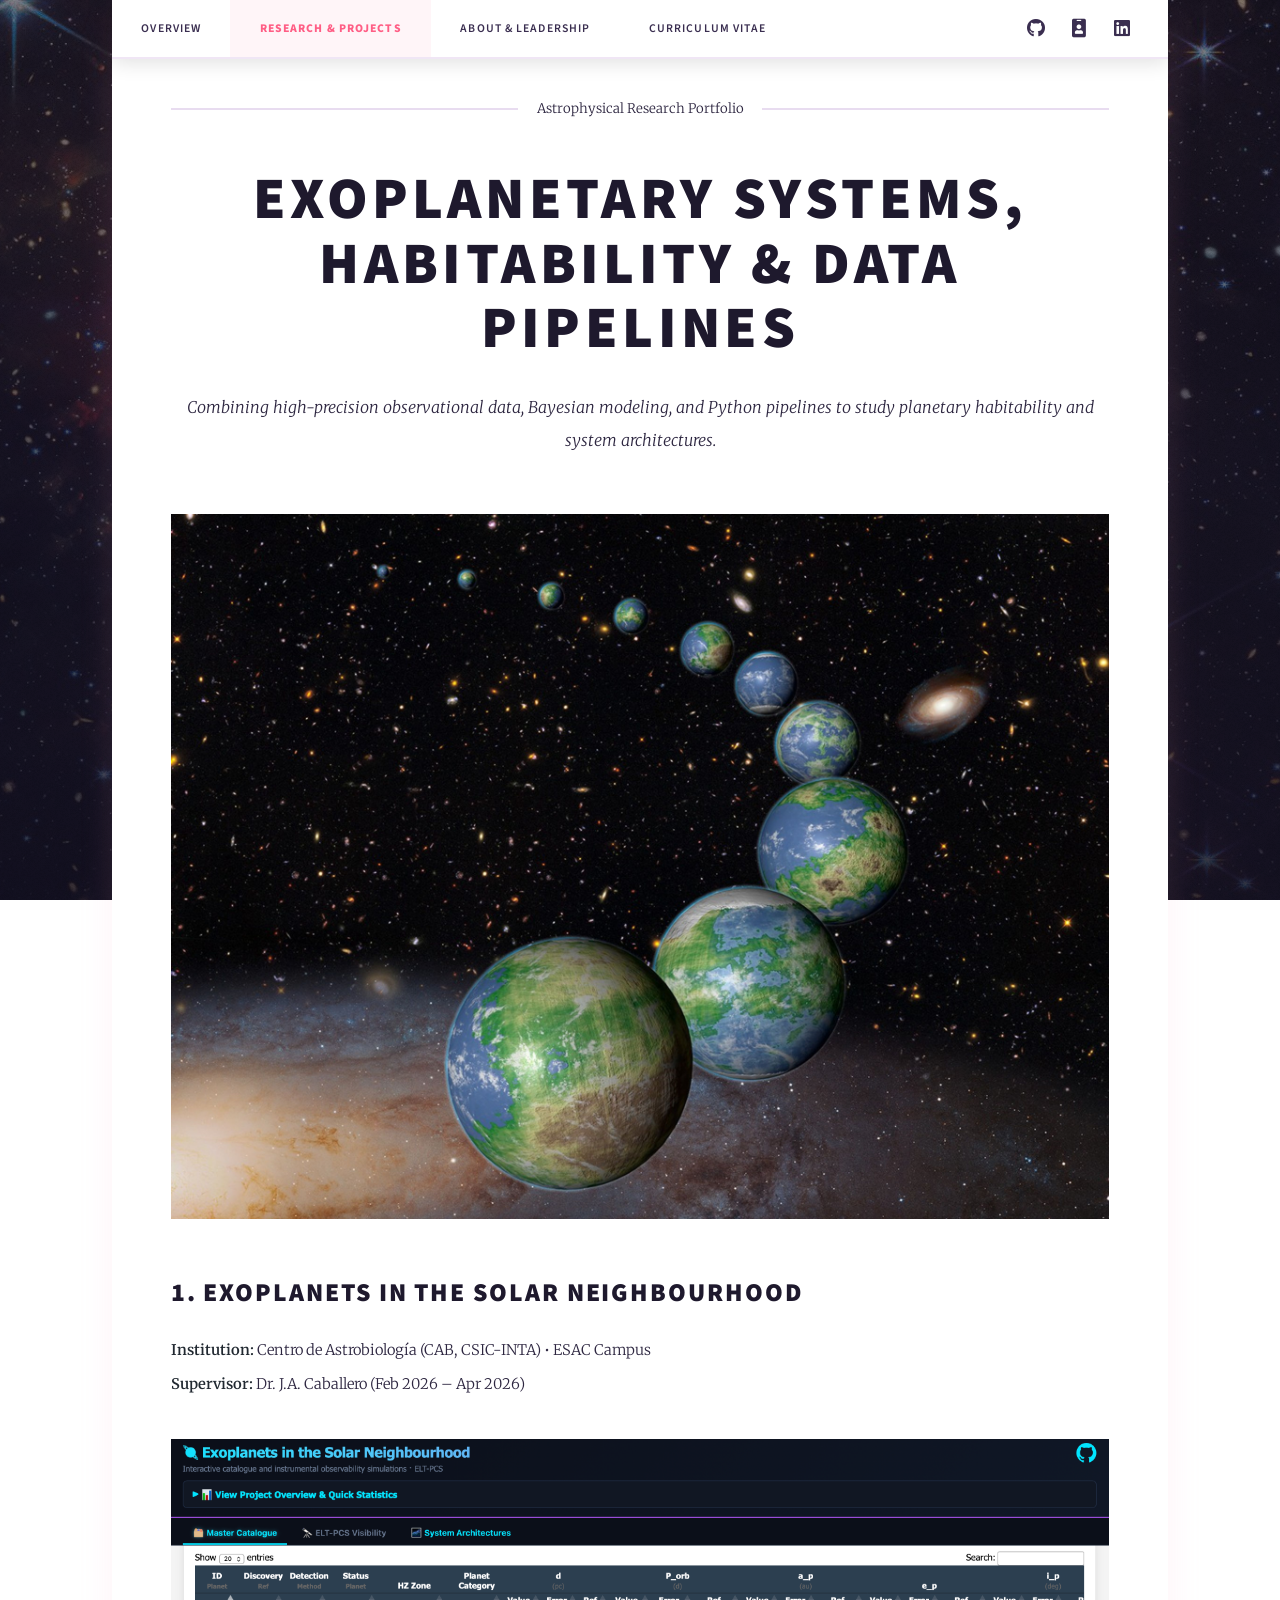
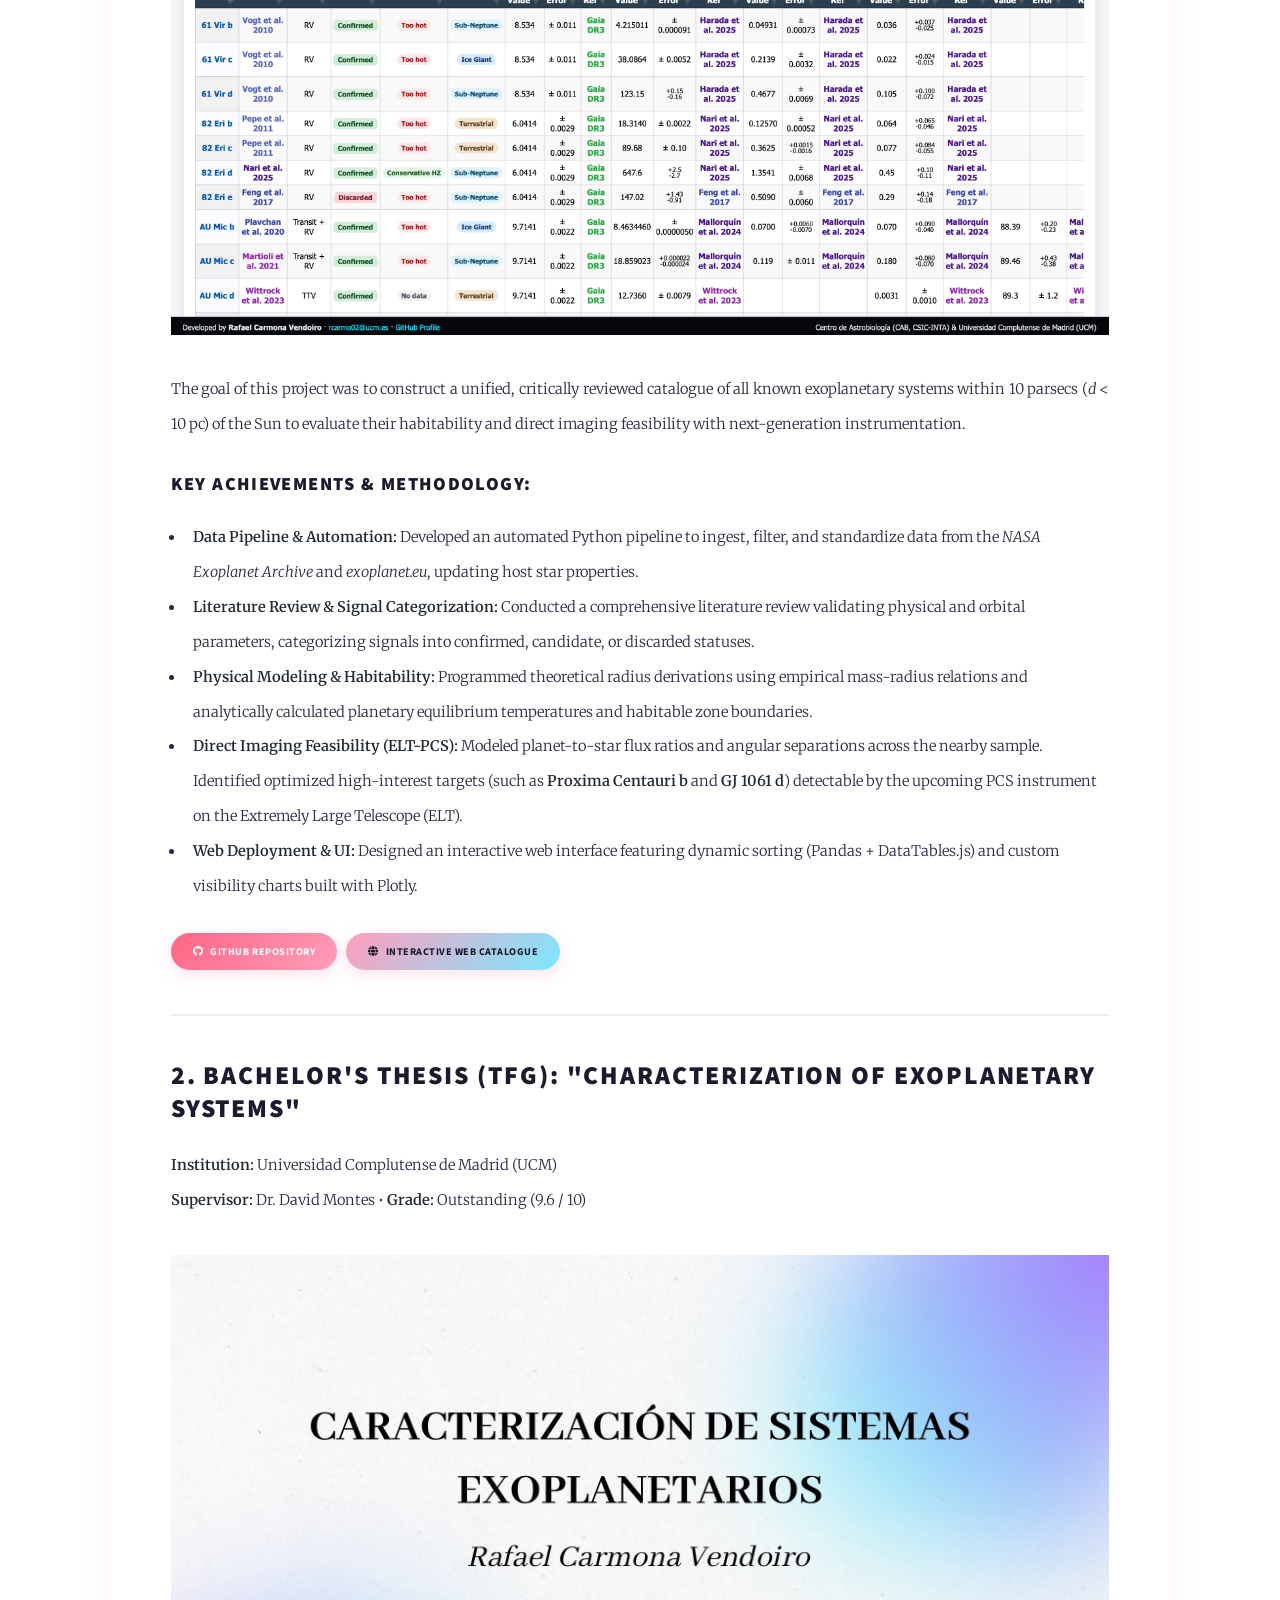
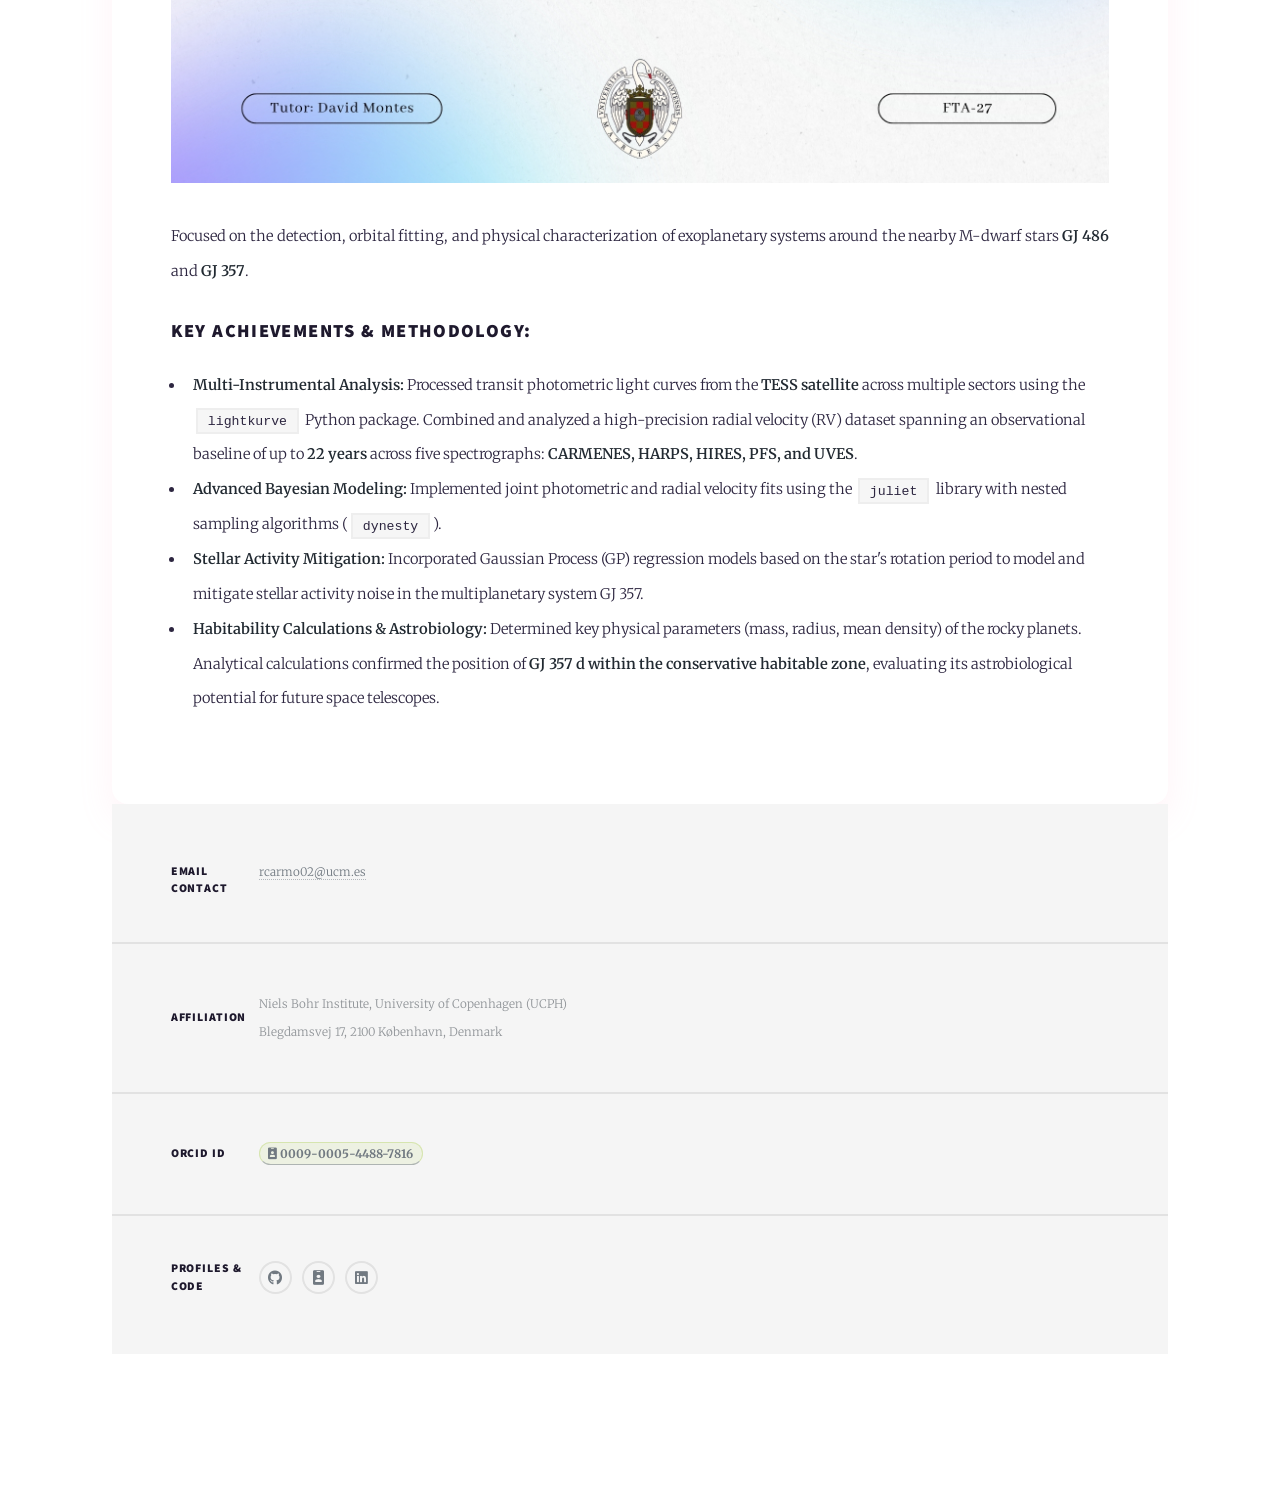
<file: research.html>
<!DOCTYPE HTML>
<html lang="en">
	<head>
		<title>Research & Projects | Rafael Carmona Vendoiro</title>
		<meta charset="utf-8" />
		<meta name="viewport" content="width=device-width, initial-scale=1, user-scalable=no" />
		<meta name="description" content="Research projects of Rafael Carmona Vendoiro: Solar Neighborhood Exoplanet Catalogue (CAB CSIC-INTA) and GJ 486 & GJ 357 System Characterization (UCM)." />
		<meta name="keywords" content="Exoplanets, Solar Neighborhood, GJ 357 d, GJ 486, CARMENES, HARPS, TESS, juliet, dynesty, ELT-PCS, CAB CSIC-INTA, UCM, Niels Bohr Institute" />
		<link rel="stylesheet" href="assets/css/main.css" />
		<noscript><link rel="stylesheet" href="assets/css/noscript.css" /></noscript>
	</head>
	<body class="is-preload">

		<!-- Wrapper -->
			<div id="wrapper">

				<!-- Header -->
					<header id="header">
						<a href="index.html" class="logo">RCV Astrophysics</a>
					</header>

				<!-- Nav -->
					<nav id="nav">
						<ul class="links">
							<li><a href="index.html">Overview</a></li>
							<li class="active"><a href="research.html">Research & Projects</a></li>
							<li><a href="about.html">About & Leadership</a></li>
							<li><a href="cv.html">Curriculum Vitae</a></li>
						</ul>
						<ul class="icons">
							<li><a href="https://github.com/rcarven" target="_blank" rel="noopener" class="icon brands fa-github"><span class="label">GitHub</span></a></li>
							<li><a href="https://orcid.org/0009-0005-4488-7816" target="_blank" rel="noopener" class="icon solid fa-id-badge"><span class="label">ORCID</span></a></li>
							<li><a href="https://www.linkedin.com/in/rafael-carmona-vendoiro" target="_blank" rel="noopener" class="icon brands fa-linkedin"><span class="label">LinkedIn</span></a></li>
						</ul>
					</nav>

				<!-- Main -->
					<div id="main">

						<!-- Post -->
							<section class="post">
								<header class="major">
									<span class="date">Astrophysical Research Portfolio</span>
									<h1>Exoplanetary Systems,<br />Habitability & Data Pipelines</h1>
									<p>Combining high-precision observational data, Bayesian modeling, and Python pipelines to study planetary habitability and system architectures.</p>
								</header>
								
								<div class="image main image-credit-container">
									<img src="images/Exoearths.jpg" alt="Exoplanet Characterization Artwork — Image Credit: NASA / JPL-Caltech" title="Image Credit: NASA / JPL-Caltech" />
									<span class="image-credit-badge"><i class="icon solid fa-camera"></i> Image: NASA / JPL-Caltech</span>
								</div>
								
								<h2 id="solar-neighborhood">1. Exoplanets in the Solar Neighbourhood</h2>
								<p><strong>Institution:</strong> Centro de Astrobiología (CAB, CSIC-INTA) &bull; ESAC Campus<br />
								<strong>Supervisor:</strong> Dr. J.A. Caballero (Feb 2026 – Apr 2026)</p>

								<div class="image fit"><img src="images/ExoplanetCatalogue.png" alt="Solar Neighborhood Exoplanet Catalogue" /></div>

								<p>The goal of this project was to construct a unified, critically reviewed catalogue of all known exoplanetary systems within 10 parsecs (<em>d</em> &lt; 10 pc) of the Sun to evaluate their habitability and direct imaging feasibility with next-generation instrumentation.</p>

								<h3>Key Achievements & Methodology:</h3>
								<ul>
									<li><strong>Data Pipeline & Automation:</strong> Developed an automated Python pipeline to ingest, filter, and standardize data from the <em>NASA Exoplanet Archive</em> and <em>exoplanet.eu</em>, updating host star properties.</li>
									<li><strong>Literature Review & Signal Categorization:</strong> Conducted a comprehensive literature review validating physical and orbital parameters, categorizing signals into confirmed, candidate, or discarded statuses.</li>
									<li><strong>Physical Modeling & Habitability:</strong> Programmed theoretical radius derivations using empirical mass-radius relations and analytically calculated planetary equilibrium temperatures and habitable zone boundaries.</li>
									<li><strong>Direct Imaging Feasibility (ELT-PCS):</strong> Modeled planet-to-star flux ratios and angular separations across the nearby sample. Identified optimized high-interest targets (such as <strong>Proxima Centauri b</strong> and <strong>GJ 1061 d</strong>) detectable by the upcoming PCS instrument on the Extremely Large Telescope (ELT).</li>
									<li><strong>Web Deployment & UI:</strong> Designed an interactive web interface featuring dynamic sorting (Pandas + DataTables.js) and custom visibility charts built with Plotly.</li>
								</ul>

								<div class="badge-group">
									<a href="https://github.com/rcarven/solar-neighbourhood-exoplanets" target="_blank" rel="noopener" class="button primary small icon brands fa-github">GitHub Repository</a>
									<a href="https://rcarven.github.io/solar-neighbourhood-exoplanets/" target="_blank" rel="noopener" class="button small icon solid fa-globe">Interactive Web Catalogue</a>
								</div>

								<hr />

								<h2 id="tfg">2. Bachelor's Thesis (TFG): "Characterization of Exoplanetary Systems"</h2>
								<p><strong>Institution:</strong> Universidad Complutense de Madrid (UCM)<br />
								<strong>Supervisor:</strong> Dr. David Montes &bull; <strong>Grade:</strong> Outstanding (9.6 / 10)</p>

								<div class="image fit"><img src="images/Defensa_TFG.jpg" alt="Defense of Bachelor's Thesis (TFG)" /></div>

								<p>Focused on the detection, orbital fitting, and physical characterization of exoplanetary systems around the nearby M-dwarf stars <strong>GJ 486</strong> and <strong>GJ 357</strong>.</p>

								<h3>Key Achievements & Methodology:</h3>
								<ul>
									<li><strong>Multi-Instrumental Analysis:</strong> Processed transit photometric light curves from the <strong>TESS satellite</strong> across multiple sectors using the <code>lightkurve</code> Python package. Combined and analyzed a high-precision radial velocity (RV) dataset spanning an observational baseline of up to <strong>22 years</strong> across five spectrographs: <strong>CARMENES, HARPS, HIRES, PFS, and UVES</strong>.</li>
									<li><strong>Advanced Bayesian Modeling:</strong> Implemented joint photometric and radial velocity fits using the <code>juliet</code> library with nested sampling algorithms (<code>dynesty</code>).</li>
									<li><strong>Stellar Activity Mitigation:</strong> Incorporated Gaussian Process (GP) regression models based on the star's rotation period to model and mitigate stellar activity noise in the multiplanetary system GJ 357.</li>
									<li><strong>Habitability Calculations & Astrobiology:</strong> Determined key physical parameters (mass, radius, mean density) of the rocky planets. Analytical calculations confirmed the position of <strong>GJ 357 d within the conservative habitable zone</strong>, evaluating its astrobiological potential for future space telescopes.</li>
								</ul>

							</section>

					</div>

				<!-- Footer -->
					<footer id="footer">
						<section class="split contact" style="width: 100%;">
							<section class="alt">
								<h3>Email Contact</h3>
								<p><a href="mailto:rcarmo02@ucm.es">rcarmo02@ucm.es</a></p>
							</section>
							<section>
								<h3>Affiliation</h3>
								<p>Niels Bohr Institute, University of Copenhagen (UCPH)<br />
								Blegdamsvej 17, 2100 København, Denmark</p>
							</section>
							<section>
								<h3>ORCID iD</h3>
								<p><a href="https://orcid.org/0009-0005-4488-7816" target="_blank" rel="noopener" class="orcid-link"><i class="icon solid fa-id-badge"></i> 0009-0005-4488-7816</a></p>
							</section>
							<section>
								<h3>Profiles & Code</h3>
								<ul class="icons alt">
									<li><a href="https://github.com/rcarven" target="_blank" rel="noopener" class="icon brands alt fa-github"><span class="label">GitHub</span></a></li>
									<li><a href="https://orcid.org/0009-0005-4488-7816" target="_blank" rel="noopener" class="icon solid alt fa-id-badge"><span class="label">ORCID</span></a></li>
									<li><a href="https://www.linkedin.com/in/rafael-carmona-vendoiro" target="_blank" rel="noopener" class="icon brands alt fa-linkedin"><span class="label">LinkedIn</span></a></li>
								</ul>
							</section>
						</section>
					</footer>

				<!-- Copyright -->
					<div id="copyright">
						<ul><li>&copy; Rafael Carmona Vendoiro</li><li>Hosted on GitHub Pages</li><li>Background: ESA / Webb</li></ul>
					</div>

			</div>

		<!-- Scripts -->
			<script src="assets/js/jquery.min.js"></script>
			<script src="assets/js/jquery.scrollex.min.js"></script>
			<script src="assets/js/jquery.scrolly.min.js"></script>
			<script src="assets/js/browser.min.js"></script>
			<script src="assets/js/breakpoints.min.js"></script>
			<script src="assets/js/util.js"></script>
			<script src="assets/js/main.js"></script>

	</body>
</html>
</file>
<file: assets/css/main.css>
@import url(fontawesome-all.min.css);
@import url("https://fonts.googleapis.com/css?family=Merriweather:300,700,300italic,700italic|Source+Sans+Pro:900");

/*
	Massively by HTML5 UP
	html5up.net | @ajlkn
	Free for personal and commercial use under the CCA 3.0 license (html5up.net/license)
*/

html, body, div, span, applet, object,
iframe, h1, h2, h3, h4, h5, h6, p, blockquote,
pre, a, abbr, acronym, address, big, cite,
code, del, dfn, em, img, ins, kbd, q, s, samp,
small, strike, strong, sub, sup, tt, var, b,
u, i, center, dl, dt, dd, ol, ul, li, fieldset,
form, label, legend, table, caption, tbody,
tfoot, thead, tr, th, td, article, aside,
canvas, details, embed, figure, figcaption,
footer, header, hgroup, menu, nav, output, ruby,
section, summary, time, mark, audio, video {
	margin: 0;
	padding: 0;
	border: 0;
	font-size: 100%;
	font: inherit;
	vertical-align: baseline;}

article, aside, details, figcaption, figure,
footer, header, hgroup, menu, nav, section {
	display: block;}

body {
	line-height: 1;
}

ol, ul {
	list-style: none;
}

blockquote, q {
	quotes: none;
}

	blockquote:before, blockquote:after, q:before, q:after {
		content: '';
		content: none;
	}

table {
	border-collapse: collapse;
	border-spacing: 0;
}

body {
	-webkit-text-size-adjust: none;
}

mark {
	background-color: transparent;
	color: inherit;
}

input::-moz-focus-inner {
	border: 0;
	padding: 0;
}

input, select, textarea {
	-moz-appearance: none;
	-webkit-appearance: none;
	-ms-appearance: none;
	appearance: none;
}

/* Basic */

	@-ms-viewport {
		width: device-width;
	}

	body {
		-ms-overflow-style: scrollbar;
	}

	@media screen and (max-width: 480px) {

		html, body {
			min-width: 320px;
		}

	}

	html {
		box-sizing: border-box;
	}

	*, *:before, *:after {
		box-sizing: inherit;
	}

	body {
		background-color: #1e252d;
	}

		body.is-preload *, body.is-preload *:before, body.is-preload *:after {
			-moz-animation: none !important;
			-webkit-animation: none !important;
			-ms-animation: none !important;
			animation: none !important;
			-moz-transition: none !important;
			-webkit-transition: none !important;
			-ms-transition: none !important;
			transition: none !important;
		}

/* Type */

	html {
		font-size: 16pt;
	}

		@media screen and (max-width: 1680px) {

			html {
				font-size: 12pt;
			}

		}

		@media screen and (max-width: 1280px) {

			html {
				font-size: 11pt;
			}

		}

		@media screen and (max-width: 360px) {

			html {
				font-size: 10pt;
			}

		}

	body {
		color: #212931;
	}

	body, input, select, textarea {
		font-family: "Merriweather", Georgia, serif;
		font-weight: 300;
		font-size: 1rem;
		line-height: 2.375;
	}

	a {
		-moz-transition: color 0.2s ease-in-out, background-color 0.2s ease-in-out, border-color 0.2s ease-in-out, box-shadow 0.2s ease-in-out;
		-webkit-transition: color 0.2s ease-in-out, background-color 0.2s ease-in-out, border-color 0.2s ease-in-out, box-shadow 0.2s ease-in-out;
		-ms-transition: color 0.2s ease-in-out, background-color 0.2s ease-in-out, border-color 0.2s ease-in-out, box-shadow 0.2s ease-in-out;
		transition: color 0.2s ease-in-out, background-color 0.2s ease-in-out, border-color 0.2s ease-in-out, box-shadow 0.2s ease-in-out;
		border-bottom: dotted 1px;
		text-decoration: none;
	}

		a:hover {
			border-bottom-color: transparent;
		}

	strong, b {
		font-weight: 600;
	}

	em, i {
		font-style: italic;
	}

	p {
		text-align: justify;
		margin: 0 0 2rem 0;
	}

	h1, h2, h3, h4, h5, h6 {
		font-family: "Source Sans Pro", Helvetica, sans-serif;
		font-weight: 900;
		line-height: 1.5;
		letter-spacing: 0.075em;
		text-transform: uppercase;
		margin: 0 0 1rem 0;
	}

		h1 a, h2 a, h3 a, h4 a, h5 a, h6 a {
			border-bottom: 0;
			color: inherit;
			text-decoration: none;
		}

	h1 {
		font-size: 4rem;
		line-height: 1.1;
		margin: 0 0 2rem 0;
	}

	h2 {
		font-size: 1.75rem;
		line-height: 1.3;
		margin: 0 0 1.5rem 0;
	}

	h3 {
		font-size: 1.25rem;
		margin: 0 0 1.5rem 0;
	}

	h4 {
		font-size: 1rem;
	}

	h5 {
		font-size: 0.9rem;
	}

	h6 {
		font-size: 0.8rem;
	}

	sub {
		font-size: 0.8rem;
		position: relative;
		top: 0.5rem;
	}

	sup {
		font-size: 0.8rem;
		position: relative;
		top: -0.5rem;
	}

	blockquote {
		border-left: solid 4px;
		font-style: italic;
		margin: 0 0 2rem 0;
		padding: 0.5rem 0 0.5rem 2rem;
	}

	code {
		border: solid 2px;
		font-family: "Courier New", monospace;
		font-size: 0.9rem;
		margin: 0 0.25rem;
		padding: 0.25rem 0.65rem;
	}

	pre {
		-webkit-overflow-scrolling: touch;
		font-family: "Courier New", monospace;
		font-size: 0.9rem;
		margin: 0 0 2rem 0;
	}

		pre code {
			display: block;
			line-height: 1.75;
			padding: 1rem 1.5rem;
			overflow-x: auto;
		}

	hr {
		border: 0;
		border-bottom: solid 2px;
		margin: 3rem 0;
	}

		hr.major {
			margin: 5rem 0;
		}

	.align-left {
		text-align: left;
	}

	.align-center {
		text-align: center;
	}

	.align-right {
		text-align: right;
	}

	input, select, textarea {
		color: #212931;
	}

	a {
		color: #212931;
		border-bottom-color: rgba(33, 41, 49, 0.5);
	}

		a:hover {
			border-bottom-color: transparent;
			color: #18bfef !important;
		}

	strong, b {
		color: #212931;
	}

	h1, h2, h3, h4, h5, h6 {
		color: #212931;
	}

	blockquote {
		border-left-color: #eeeeee;
	}

	code {
		background: rgba(220, 220, 220, 0.25);
		border-color: #eeeeee;
	}

	hr {
		border-bottom-color: #eeeeee;
	}

/* Row */

	.row {
		display: flex;
		flex-wrap: wrap;
		box-sizing: border-box;
		align-items: stretch;
	}

		.row > * {
			box-sizing: border-box;
		}

		.row.gtr-uniform > * > :last-child {
			margin-bottom: 0;
		}

		.row.aln-left {
			justify-content: flex-start;
		}

		.row.aln-center {
			justify-content: center;
		}

		.row.aln-right {
			justify-content: flex-end;
		}

		.row.aln-top {
			align-items: flex-start;
		}

		.row.aln-middle {
			align-items: center;
		}

		.row.aln-bottom {
			align-items: flex-end;
		}

		.row > .imp {
			order: -1;
		}

		.row > .col-1 {
			width: 8.33333%;
		}

		.row > .off-1 {
			margin-left: 8.33333%;
		}

		.row > .col-2 {
			width: 16.66667%;
		}

		.row > .off-2 {
			margin-left: 16.66667%;
		}

		.row > .col-3 {
			width: 25%;
		}

		.row > .off-3 {
			margin-left: 25%;
		}

		.row > .col-4 {
			width: 33.33333%;
		}

		.row > .off-4 {
			margin-left: 33.33333%;
		}

		.row > .col-5 {
			width: 41.66667%;
		}

		.row > .off-5 {
			margin-left: 41.66667%;
		}

		.row > .col-6 {
			width: 50%;
		}

		.row > .off-6 {
			margin-left: 50%;
		}

		.row > .col-7 {
			width: 58.33333%;
		}

		.row > .off-7 {
			margin-left: 58.33333%;
		}

		.row > .col-8 {
			width: 66.66667%;
		}

		.row > .off-8 {
			margin-left: 66.66667%;
		}

		.row > .col-9 {
			width: 75%;
		}

		.row > .off-9 {
			margin-left: 75%;
		}

		.row > .col-10 {
			width: 83.33333%;
		}

		.row > .off-10 {
			margin-left: 83.33333%;
		}

		.row > .col-11 {
			width: 91.66667%;
		}

		.row > .off-11 {
			margin-left: 91.66667%;
		}

		.row > .col-12 {
			width: 100%;
		}

		.row > .off-12 {
			margin-left: 100%;
		}

		.row.gtr-0 {
			margin-top: 0;
			margin-left: 0rem;
		}

			.row.gtr-0 > * {
				padding: 0 0 0 0rem;
			}

			.row.gtr-0.gtr-uniform {
				margin-top: 0rem;
			}

				.row.gtr-0.gtr-uniform > * {
					padding-top: 0rem;
				}

		.row.gtr-25 {
			margin-top: 0;
			margin-left: -0.375rem;
		}

			.row.gtr-25 > * {
				padding: 0 0 0 0.375rem;
			}

			.row.gtr-25.gtr-uniform {
				margin-top: -0.375rem;
			}

				.row.gtr-25.gtr-uniform > * {
					padding-top: 0.375rem;
				}

		.row.gtr-50 {
			margin-top: 0;
			margin-left: -0.75rem;
		}

			.row.gtr-50 > * {
				padding: 0 0 0 0.75rem;
			}

			.row.gtr-50.gtr-uniform {
				margin-top: -0.75rem;
			}

				.row.gtr-50.gtr-uniform > * {
					padding-top: 0.75rem;
				}

		.row {
			margin-top: 0;
			margin-left: -1.5rem;
		}

			.row > * {
				padding: 0 0 0 1.5rem;
			}

			.row.gtr-uniform {
				margin-top: -1.5rem;
			}

				.row.gtr-uniform > * {
					padding-top: 1.5rem;
				}

		.row.gtr-150 {
			margin-top: 0;
			margin-left: -2.25rem;
		}

			.row.gtr-150 > * {
				padding: 0 0 0 2.25rem;
			}

			.row.gtr-150.gtr-uniform {
				margin-top: -2.25rem;
			}

				.row.gtr-150.gtr-uniform > * {
					padding-top: 2.25rem;
				}

		.row.gtr-200 {
			margin-top: 0;
			margin-left: -3rem;
		}

			.row.gtr-200 > * {
				padding: 0 0 0 3rem;
			}

			.row.gtr-200.gtr-uniform {
				margin-top: -3rem;
			}

				.row.gtr-200.gtr-uniform > * {
					padding-top: 3rem;
				}

		@media screen and (max-width: 1680px) {

			.row {
				display: flex;
				flex-wrap: wrap;
				box-sizing: border-box;
				align-items: stretch;
			}

				.row > * {
					box-sizing: border-box;
				}

				.row.gtr-uniform > * > :last-child {
					margin-bottom: 0;
				}

				.row.aln-left {
					justify-content: flex-start;
				}

				.row.aln-center {
					justify-content: center;
				}

				.row.aln-right {
					justify-content: flex-end;
				}

				.row.aln-top {
					align-items: flex-start;
				}

				.row.aln-middle {
					align-items: center;
				}

				.row.aln-bottom {
					align-items: flex-end;
				}

				.row > .imp-xlarge {
					order: -1;
				}

				.row > .col-1-xlarge {
					width: 8.33333%;
				}

				.row > .off-1-xlarge {
					margin-left: 8.33333%;
				}

				.row > .col-2-xlarge {
					width: 16.66667%;
				}

				.row > .off-2-xlarge {
					margin-left: 16.66667%;
				}

				.row > .col-3-xlarge {
					width: 25%;
				}

				.row > .off-3-xlarge {
					margin-left: 25%;
				}

				.row > .col-4-xlarge {
					width: 33.33333%;
				}

				.row > .off-4-xlarge {
					margin-left: 33.33333%;
				}

				.row > .col-5-xlarge {
					width: 41.66667%;
				}

				.row > .off-5-xlarge {
					margin-left: 41.66667%;
				}

				.row > .col-6-xlarge {
					width: 50%;
				}

				.row > .off-6-xlarge {
					margin-left: 50%;
				}

				.row > .col-7-xlarge {
					width: 58.33333%;
				}

				.row > .off-7-xlarge {
					margin-left: 58.33333%;
				}

				.row > .col-8-xlarge {
					width: 66.66667%;
				}

				.row > .off-8-xlarge {
					margin-left: 66.66667%;
				}

				.row > .col-9-xlarge {
					width: 75%;
				}

				.row > .off-9-xlarge {
					margin-left: 75%;
				}

				.row > .col-10-xlarge {
					width: 83.33333%;
				}

				.row > .off-10-xlarge {
					margin-left: 83.33333%;
				}

				.row > .col-11-xlarge {
					width: 91.66667%;
				}

				.row > .off-11-xlarge {
					margin-left: 91.66667%;
				}

				.row > .col-12-xlarge {
					width: 100%;
				}

				.row > .off-12-xlarge {
					margin-left: 100%;
				}

				.row.gtr-0 {
					margin-top: 0;
					margin-left: 0rem;
				}

					.row.gtr-0 > * {
						padding: 0 0 0 0rem;
					}

					.row.gtr-0.gtr-uniform {
						margin-top: 0rem;
					}

						.row.gtr-0.gtr-uniform > * {
							padding-top: 0rem;
						}

				.row.gtr-25 {
					margin-top: 0;
					margin-left: -0.375rem;
				}

					.row.gtr-25 > * {
						padding: 0 0 0 0.375rem;
					}

					.row.gtr-25.gtr-uniform {
						margin-top: -0.375rem;
					}

						.row.gtr-25.gtr-uniform > * {
							padding-top: 0.375rem;
						}

				.row.gtr-50 {
					margin-top: 0;
					margin-left: -0.75rem;
				}

					.row.gtr-50 > * {
						padding: 0 0 0 0.75rem;
					}

					.row.gtr-50.gtr-uniform {
						margin-top: -0.75rem;
					}

						.row.gtr-50.gtr-uniform > * {
							padding-top: 0.75rem;
						}

				.row {
					margin-top: 0;
					margin-left: -1.5rem;
				}

					.row > * {
						padding: 0 0 0 1.5rem;
					}

					.row.gtr-uniform {
						margin-top: -1.5rem;
					}

						.row.gtr-uniform > * {
							padding-top: 1.5rem;
						}

				.row.gtr-150 {
					margin-top: 0;
					margin-left: -2.25rem;
				}

					.row.gtr-150 > * {
						padding: 0 0 0 2.25rem;
					}

					.row.gtr-150.gtr-uniform {
						margin-top: -2.25rem;
					}

						.row.gtr-150.gtr-uniform > * {
							padding-top: 2.25rem;
						}

				.row.gtr-200 {
					margin-top: 0;
					margin-left: -3rem;
				}

					.row.gtr-200 > * {
						padding: 0 0 0 3rem;
					}

					.row.gtr-200.gtr-uniform {
						margin-top: -3rem;
					}

						.row.gtr-200.gtr-uniform > * {
							padding-top: 3rem;
						}

		}

		@media screen and (max-width: 1280px) {

			.row {
				display: flex;
				flex-wrap: wrap;
				box-sizing: border-box;
				align-items: stretch;
			}

				.row > * {
					box-sizing: border-box;
				}

				.row.gtr-uniform > * > :last-child {
					margin-bottom: 0;
				}

				.row.aln-left {
					justify-content: flex-start;
				}

				.row.aln-center {
					justify-content: center;
				}

				.row.aln-right {
					justify-content: flex-end;
				}

				.row.aln-top {
					align-items: flex-start;
				}

				.row.aln-middle {
					align-items: center;
				}

				.row.aln-bottom {
					align-items: flex-end;
				}

				.row > .imp-large {
					order: -1;
				}

				.row > .col-1-large {
					width: 8.33333%;
				}

				.row > .off-1-large {
					margin-left: 8.33333%;
				}

				.row > .col-2-large {
					width: 16.66667%;
				}

				.row > .off-2-large {
					margin-left: 16.66667%;
				}

				.row > .col-3-large {
					width: 25%;
				}

				.row > .off-3-large {
					margin-left: 25%;
				}

				.row > .col-4-large {
					width: 33.33333%;
				}

				.row > .off-4-large {
					margin-left: 33.33333%;
				}

				.row > .col-5-large {
					width: 41.66667%;
				}

				.row > .off-5-large {
					margin-left: 41.66667%;
				}

				.row > .col-6-large {
					width: 50%;
				}

				.row > .off-6-large {
					margin-left: 50%;
				}

				.row > .col-7-large {
					width: 58.33333%;
				}

				.row > .off-7-large {
					margin-left: 58.33333%;
				}

				.row > .col-8-large {
					width: 66.66667%;
				}

				.row > .off-8-large {
					margin-left: 66.66667%;
				}

				.row > .col-9-large {
					width: 75%;
				}

				.row > .off-9-large {
					margin-left: 75%;
				}

				.row > .col-10-large {
					width: 83.33333%;
				}

				.row > .off-10-large {
					margin-left: 83.33333%;
				}

				.row > .col-11-large {
					width: 91.66667%;
				}

				.row > .off-11-large {
					margin-left: 91.66667%;
				}

				.row > .col-12-large {
					width: 100%;
				}

				.row > .off-12-large {
					margin-left: 100%;
				}

				.row.gtr-0 {
					margin-top: 0;
					margin-left: 0rem;
				}

					.row.gtr-0 > * {
						padding: 0 0 0 0rem;
					}

					.row.gtr-0.gtr-uniform {
						margin-top: 0rem;
					}

						.row.gtr-0.gtr-uniform > * {
							padding-top: 0rem;
						}

				.row.gtr-25 {
					margin-top: 0;
					margin-left: -0.375rem;
				}

					.row.gtr-25 > * {
						padding: 0 0 0 0.375rem;
					}

					.row.gtr-25.gtr-uniform {
						margin-top: -0.375rem;
					}

						.row.gtr-25.gtr-uniform > * {
							padding-top: 0.375rem;
						}

				.row.gtr-50 {
					margin-top: 0;
					margin-left: -0.75rem;
				}

					.row.gtr-50 > * {
						padding: 0 0 0 0.75rem;
					}

					.row.gtr-50.gtr-uniform {
						margin-top: -0.75rem;
					}

						.row.gtr-50.gtr-uniform > * {
							padding-top: 0.75rem;
						}

				.row {
					margin-top: 0;
					margin-left: -1.5rem;
				}

					.row > * {
						padding: 0 0 0 1.5rem;
					}

					.row.gtr-uniform {
						margin-top: -1.5rem;
					}

						.row.gtr-uniform > * {
							padding-top: 1.5rem;
						}

				.row.gtr-150 {
					margin-top: 0;
					margin-left: -2.25rem;
				}

					.row.gtr-150 > * {
						padding: 0 0 0 2.25rem;
					}

					.row.gtr-150.gtr-uniform {
						margin-top: -2.25rem;
					}

						.row.gtr-150.gtr-uniform > * {
							padding-top: 2.25rem;
						}

				.row.gtr-200 {
					margin-top: 0;
					margin-left: -3rem;
				}

					.row.gtr-200 > * {
						padding: 0 0 0 3rem;
					}

					.row.gtr-200.gtr-uniform {
						margin-top: -3rem;
					}

						.row.gtr-200.gtr-uniform > * {
							padding-top: 3rem;
						}

		}

		@media screen and (max-width: 980px) {

			.row {
				display: flex;
				flex-wrap: wrap;
				box-sizing: border-box;
				align-items: stretch;
			}

				.row > * {
					box-sizing: border-box;
				}

				.row.gtr-uniform > * > :last-child {
					margin-bottom: 0;
				}

				.row.aln-left {
					justify-content: flex-start;
				}

				.row.aln-center {
					justify-content: center;
				}

				.row.aln-right {
					justify-content: flex-end;
				}

				.row.aln-top {
					align-items: flex-start;
				}

				.row.aln-middle {
					align-items: center;
				}

				.row.aln-bottom {
					align-items: flex-end;
				}

				.row > .imp-medium {
					order: -1;
				}

				.row > .col-1-medium {
					width: 8.33333%;
				}

				.row > .off-1-medium {
					margin-left: 8.33333%;
				}

				.row > .col-2-medium {
					width: 16.66667%;
				}

				.row > .off-2-medium {
					margin-left: 16.66667%;
				}

				.row > .col-3-medium {
					width: 25%;
				}

				.row > .off-3-medium {
					margin-left: 25%;
				}

				.row > .col-4-medium {
					width: 33.33333%;
				}

				.row > .off-4-medium {
					margin-left: 33.33333%;
				}

				.row > .col-5-medium {
					width: 41.66667%;
				}

				.row > .off-5-medium {
					margin-left: 41.66667%;
				}

				.row > .col-6-medium {
					width: 50%;
				}

				.row > .off-6-medium {
					margin-left: 50%;
				}

				.row > .col-7-medium {
					width: 58.33333%;
				}

				.row > .off-7-medium {
					margin-left: 58.33333%;
				}

				.row > .col-8-medium {
					width: 66.66667%;
				}

				.row > .off-8-medium {
					margin-left: 66.66667%;
				}

				.row > .col-9-medium {
					width: 75%;
				}

				.row > .off-9-medium {
					margin-left: 75%;
				}

				.row > .col-10-medium {
					width: 83.33333%;
				}

				.row > .off-10-medium {
					margin-left: 83.33333%;
				}

				.row > .col-11-medium {
					width: 91.66667%;
				}

				.row > .off-11-medium {
					margin-left: 91.66667%;
				}

				.row > .col-12-medium {
					width: 100%;
				}

				.row > .off-12-medium {
					margin-left: 100%;
				}

				.row.gtr-0 {
					margin-top: 0;
					margin-left: 0rem;
				}

					.row.gtr-0 > * {
						padding: 0 0 0 0rem;
					}

					.row.gtr-0.gtr-uniform {
						margin-top: 0rem;
					}

						.row.gtr-0.gtr-uniform > * {
							padding-top: 0rem;
						}

				.row.gtr-25 {
					margin-top: 0;
					margin-left: -0.375rem;
				}

					.row.gtr-25 > * {
						padding: 0 0 0 0.375rem;
					}

					.row.gtr-25.gtr-uniform {
						margin-top: -0.375rem;
					}

						.row.gtr-25.gtr-uniform > * {
							padding-top: 0.375rem;
						}

				.row.gtr-50 {
					margin-top: 0;
					margin-left: -0.75rem;
				}

					.row.gtr-50 > * {
						padding: 0 0 0 0.75rem;
					}

					.row.gtr-50.gtr-uniform {
						margin-top: -0.75rem;
					}

						.row.gtr-50.gtr-uniform > * {
							padding-top: 0.75rem;
						}

				.row {
					margin-top: 0;
					margin-left: -1.5rem;
				}

					.row > * {
						padding: 0 0 0 1.5rem;
					}

					.row.gtr-uniform {
						margin-top: -1.5rem;
					}

						.row.gtr-uniform > * {
							padding-top: 1.5rem;
						}

				.row.gtr-150 {
					margin-top: 0;
					margin-left: -2.25rem;
				}

					.row.gtr-150 > * {
						padding: 0 0 0 2.25rem;
					}

					.row.gtr-150.gtr-uniform {
						margin-top: -2.25rem;
					}

						.row.gtr-150.gtr-uniform > * {
							padding-top: 2.25rem;
						}

				.row.gtr-200 {
					margin-top: 0;
					margin-left: -3rem;
				}

					.row.gtr-200 > * {
						padding: 0 0 0 3rem;
					}

					.row.gtr-200.gtr-uniform {
						margin-top: -3rem;
					}

						.row.gtr-200.gtr-uniform > * {
							padding-top: 3rem;
						}

		}

		@media screen and (max-width: 736px) {

			.row {
				display: flex;
				flex-wrap: wrap;
				box-sizing: border-box;
				align-items: stretch;
			}

				.row > * {
					box-sizing: border-box;
				}

				.row.gtr-uniform > * > :last-child {
					margin-bottom: 0;
				}

				.row.aln-left {
					justify-content: flex-start;
				}

				.row.aln-center {
					justify-content: center;
				}

				.row.aln-right {
					justify-content: flex-end;
				}

				.row.aln-top {
					align-items: flex-start;
				}

				.row.aln-middle {
					align-items: center;
				}

				.row.aln-bottom {
					align-items: flex-end;
				}

				.row > .imp-small {
					order: -1;
				}

				.row > .col-1-small {
					width: 8.33333%;
				}

				.row > .off-1-small {
					margin-left: 8.33333%;
				}

				.row > .col-2-small {
					width: 16.66667%;
				}

				.row > .off-2-small {
					margin-left: 16.66667%;
				}

				.row > .col-3-small {
					width: 25%;
				}

				.row > .off-3-small {
					margin-left: 25%;
				}

				.row > .col-4-small {
					width: 33.33333%;
				}

				.row > .off-4-small {
					margin-left: 33.33333%;
				}

				.row > .col-5-small {
					width: 41.66667%;
				}

				.row > .off-5-small {
					margin-left: 41.66667%;
				}

				.row > .col-6-small {
					width: 50%;
				}

				.row > .off-6-small {
					margin-left: 50%;
				}

				.row > .col-7-small {
					width: 58.33333%;
				}

				.row > .off-7-small {
					margin-left: 58.33333%;
				}

				.row > .col-8-small {
					width: 66.66667%;
				}

				.row > .off-8-small {
					margin-left: 66.66667%;
				}

				.row > .col-9-small {
					width: 75%;
				}

				.row > .off-9-small {
					margin-left: 75%;
				}

				.row > .col-10-small {
					width: 83.33333%;
				}

				.row > .off-10-small {
					margin-left: 83.33333%;
				}

				.row > .col-11-small {
					width: 91.66667%;
				}

				.row > .off-11-small {
					margin-left: 91.66667%;
				}

				.row > .col-12-small {
					width: 100%;
				}

				.row > .off-12-small {
					margin-left: 100%;
				}

				.row.gtr-0 {
					margin-top: 0;
					margin-left: 0rem;
				}

					.row.gtr-0 > * {
						padding: 0 0 0 0rem;
					}

					.row.gtr-0.gtr-uniform {
						margin-top: 0rem;
					}

						.row.gtr-0.gtr-uniform > * {
							padding-top: 0rem;
						}

				.row.gtr-25 {
					margin-top: 0;
					margin-left: -0.375rem;
				}

					.row.gtr-25 > * {
						padding: 0 0 0 0.375rem;
					}

					.row.gtr-25.gtr-uniform {
						margin-top: -0.375rem;
					}

						.row.gtr-25.gtr-uniform > * {
							padding-top: 0.375rem;
						}

				.row.gtr-50 {
					margin-top: 0;
					margin-left: -0.75rem;
				}

					.row.gtr-50 > * {
						padding: 0 0 0 0.75rem;
					}

					.row.gtr-50.gtr-uniform {
						margin-top: -0.75rem;
					}

						.row.gtr-50.gtr-uniform > * {
							padding-top: 0.75rem;
						}

				.row {
					margin-top: 0;
					margin-left: -1.5rem;
				}

					.row > * {
						padding: 0 0 0 1.5rem;
					}

					.row.gtr-uniform {
						margin-top: -1.5rem;
					}

						.row.gtr-uniform > * {
							padding-top: 1.5rem;
						}

				.row.gtr-150 {
					margin-top: 0;
					margin-left: -2.25rem;
				}

					.row.gtr-150 > * {
						padding: 0 0 0 2.25rem;
					}

					.row.gtr-150.gtr-uniform {
						margin-top: -2.25rem;
					}

						.row.gtr-150.gtr-uniform > * {
							padding-top: 2.25rem;
						}

				.row.gtr-200 {
					margin-top: 0;
					margin-left: -3rem;
				}

					.row.gtr-200 > * {
						padding: 0 0 0 3rem;
					}

					.row.gtr-200.gtr-uniform {
						margin-top: -3rem;
					}

						.row.gtr-200.gtr-uniform > * {
							padding-top: 3rem;
						}

		}

		@media screen and (max-width: 480px) {

			.row {
				display: flex;
				flex-wrap: wrap;
				box-sizing: border-box;
				align-items: stretch;
			}

				.row > * {
					box-sizing: border-box;
				}

				.row.gtr-uniform > * > :last-child {
					margin-bottom: 0;
				}

				.row.aln-left {
					justify-content: flex-start;
				}

				.row.aln-center {
					justify-content: center;
				}

				.row.aln-right {
					justify-content: flex-end;
				}

				.row.aln-top {
					align-items: flex-start;
				}

				.row.aln-middle {
					align-items: center;
				}

				.row.aln-bottom {
					align-items: flex-end;
				}

				.row > .imp-xsmall {
					order: -1;
				}

				.row > .col-1-xsmall {
					width: 8.33333%;
				}

				.row > .off-1-xsmall {
					margin-left: 8.33333%;
				}

				.row > .col-2-xsmall {
					width: 16.66667%;
				}

				.row > .off-2-xsmall {
					margin-left: 16.66667%;
				}

				.row > .col-3-xsmall {
					width: 25%;
				}

				.row > .off-3-xsmall {
					margin-left: 25%;
				}

				.row > .col-4-xsmall {
					width: 33.33333%;
				}

				.row > .off-4-xsmall {
					margin-left: 33.33333%;
				}

				.row > .col-5-xsmall {
					width: 41.66667%;
				}

				.row > .off-5-xsmall {
					margin-left: 41.66667%;
				}

				.row > .col-6-xsmall {
					width: 50%;
				}

				.row > .off-6-xsmall {
					margin-left: 50%;
				}

				.row > .col-7-xsmall {
					width: 58.33333%;
				}

				.row > .off-7-xsmall {
					margin-left: 58.33333%;
				}

				.row > .col-8-xsmall {
					width: 66.66667%;
				}

				.row > .off-8-xsmall {
					margin-left: 66.66667%;
				}

				.row > .col-9-xsmall {
					width: 75%;
				}

				.row > .off-9-xsmall {
					margin-left: 75%;
				}

				.row > .col-10-xsmall {
					width: 83.33333%;
				}

				.row > .off-10-xsmall {
					margin-left: 83.33333%;
				}

				.row > .col-11-xsmall {
					width: 91.66667%;
				}

				.row > .off-11-xsmall {
					margin-left: 91.66667%;
				}

				.row > .col-12-xsmall {
					width: 100%;
				}

				.row > .off-12-xsmall {
					margin-left: 100%;
				}

				.row.gtr-0 {
					margin-top: 0;
					margin-left: 0rem;
				}

					.row.gtr-0 > * {
						padding: 0 0 0 0rem;
					}

					.row.gtr-0.gtr-uniform {
						margin-top: 0rem;
					}

						.row.gtr-0.gtr-uniform > * {
							padding-top: 0rem;
						}

				.row.gtr-25 {
					margin-top: 0;
					margin-left: -0.375rem;
				}

					.row.gtr-25 > * {
						padding: 0 0 0 0.375rem;
					}

					.row.gtr-25.gtr-uniform {
						margin-top: -0.375rem;
					}

						.row.gtr-25.gtr-uniform > * {
							padding-top: 0.375rem;
						}

				.row.gtr-50 {
					margin-top: 0;
					margin-left: -0.75rem;
				}

					.row.gtr-50 > * {
						padding: 0 0 0 0.75rem;
					}

					.row.gtr-50.gtr-uniform {
						margin-top: -0.75rem;
					}

						.row.gtr-50.gtr-uniform > * {
							padding-top: 0.75rem;
						}

				.row {
					margin-top: 0;
					margin-left: -1.5rem;
				}

					.row > * {
						padding: 0 0 0 1.5rem;
					}

					.row.gtr-uniform {
						margin-top: -1.5rem;
					}

						.row.gtr-uniform > * {
							padding-top: 1.5rem;
						}

				.row.gtr-150 {
					margin-top: 0;
					margin-left: -2.25rem;
				}

					.row.gtr-150 > * {
						padding: 0 0 0 2.25rem;
					}

					.row.gtr-150.gtr-uniform {
						margin-top: -2.25rem;
					}

						.row.gtr-150.gtr-uniform > * {
							padding-top: 2.25rem;
						}

				.row.gtr-200 {
					margin-top: 0;
					margin-left: -3rem;
				}

					.row.gtr-200 > * {
						padding: 0 0 0 3rem;
					}

					.row.gtr-200.gtr-uniform {
						margin-top: -3rem;
					}

						.row.gtr-200.gtr-uniform > * {
							padding-top: 3rem;
						}

		}

		@media screen and (max-width: 360px) {

			.row {
				display: flex;
				flex-wrap: wrap;
				box-sizing: border-box;
				align-items: stretch;
			}

				.row > * {
					box-sizing: border-box;
				}

				.row.gtr-uniform > * > :last-child {
					margin-bottom: 0;
				}

				.row.aln-left {
					justify-content: flex-start;
				}

				.row.aln-center {
					justify-content: center;
				}

				.row.aln-right {
					justify-content: flex-end;
				}

				.row.aln-top {
					align-items: flex-start;
				}

				.row.aln-middle {
					align-items: center;
				}

				.row.aln-bottom {
					align-items: flex-end;
				}

				.row > .imp-xxsmall {
					order: -1;
				}

				.row > .col-1-xxsmall {
					width: 8.33333%;
				}

				.row > .off-1-xxsmall {
					margin-left: 8.33333%;
				}

				.row > .col-2-xxsmall {
					width: 16.66667%;
				}

				.row > .off-2-xxsmall {
					margin-left: 16.66667%;
				}

				.row > .col-3-xxsmall {
					width: 25%;
				}

				.row > .off-3-xxsmall {
					margin-left: 25%;
				}

				.row > .col-4-xxsmall {
					width: 33.33333%;
				}

				.row > .off-4-xxsmall {
					margin-left: 33.33333%;
				}

				.row > .col-5-xxsmall {
					width: 41.66667%;
				}

				.row > .off-5-xxsmall {
					margin-left: 41.66667%;
				}

				.row > .col-6-xxsmall {
					width: 50%;
				}

				.row > .off-6-xxsmall {
					margin-left: 50%;
				}

				.row > .col-7-xxsmall {
					width: 58.33333%;
				}

				.row > .off-7-xxsmall {
					margin-left: 58.33333%;
				}

				.row > .col-8-xxsmall {
					width: 66.66667%;
				}

				.row > .off-8-xxsmall {
					margin-left: 66.66667%;
				}

				.row > .col-9-xxsmall {
					width: 75%;
				}

				.row > .off-9-xxsmall {
					margin-left: 75%;
				}

				.row > .col-10-xxsmall {
					width: 83.33333%;
				}

				.row > .off-10-xxsmall {
					margin-left: 83.33333%;
				}

				.row > .col-11-xxsmall {
					width: 91.66667%;
				}

				.row > .off-11-xxsmall {
					margin-left: 91.66667%;
				}

				.row > .col-12-xxsmall {
					width: 100%;
				}

				.row > .off-12-xxsmall {
					margin-left: 100%;
				}

				.row.gtr-0 {
					margin-top: 0;
					margin-left: 0rem;
				}

					.row.gtr-0 > * {
						padding: 0 0 0 0rem;
					}

					.row.gtr-0.gtr-uniform {
						margin-top: 0rem;
					}

						.row.gtr-0.gtr-uniform > * {
							padding-top: 0rem;
						}

				.row.gtr-25 {
					margin-top: 0;
					margin-left: -0.375rem;
				}

					.row.gtr-25 > * {
						padding: 0 0 0 0.375rem;
					}

					.row.gtr-25.gtr-uniform {
						margin-top: -0.375rem;
					}

						.row.gtr-25.gtr-uniform > * {
							padding-top: 0.375rem;
						}

				.row.gtr-50 {
					margin-top: 0;
					margin-left: -0.75rem;
				}

					.row.gtr-50 > * {
						padding: 0 0 0 0.75rem;
					}

					.row.gtr-50.gtr-uniform {
						margin-top: -0.75rem;
					}

						.row.gtr-50.gtr-uniform > * {
							padding-top: 0.75rem;
						}

				.row {
					margin-top: 0;
					margin-left: -1.5rem;
				}

					.row > * {
						padding: 0 0 0 1.5rem;
					}

					.row.gtr-uniform {
						margin-top: -1.5rem;
					}

						.row.gtr-uniform > * {
							padding-top: 1.5rem;
						}

				.row.gtr-150 {
					margin-top: 0;
					margin-left: -2.25rem;
				}

					.row.gtr-150 > * {
						padding: 0 0 0 2.25rem;
					}

					.row.gtr-150.gtr-uniform {
						margin-top: -2.25rem;
					}

						.row.gtr-150.gtr-uniform > * {
							padding-top: 2.25rem;
						}

				.row.gtr-200 {
					margin-top: 0;
					margin-left: -3rem;
				}

					.row.gtr-200 > * {
						padding: 0 0 0 3rem;
					}

					.row.gtr-200.gtr-uniform {
						margin-top: -3rem;
					}

						.row.gtr-200.gtr-uniform > * {
							padding-top: 3rem;
						}

		}

/* Box */

	.box {
		border: solid 2px;
		margin-bottom: 2rem;
		padding: 1.5rem;
	}

		.box > :last-child,
		.box > :last-child > :last-child,
		.box > :last-child > :last-child > :last-child {
			margin-bottom: 0;
		}

		.box.alt {
			border: 0;
			border-radius: 0;
			padding: 0;
		}

	.box {
		border-color: #eeeeee;
	}

/* Button */

	input[type="submit"],
	input[type="reset"],
	input[type="button"],
	button,
	.button {
		-moz-appearance: none;
		-webkit-appearance: none;
		-ms-appearance: none;
		appearance: none;
		-moz-transition: background-color 0.2s ease-in-out, box-shadow 0.2s ease-in-out, color 0.2s ease-in-out;
		-webkit-transition: background-color 0.2s ease-in-out, box-shadow 0.2s ease-in-out, color 0.2s ease-in-out;
		-ms-transition: background-color 0.2s ease-in-out, box-shadow 0.2s ease-in-out, color 0.2s ease-in-out;
		transition: background-color 0.2s ease-in-out, box-shadow 0.2s ease-in-out, color 0.2s ease-in-out;
		border: 0;
		border-radius: 0;
		cursor: pointer;
		display: inline-block;
		font-family: "Source Sans Pro", Helvetica, sans-serif;
		font-size: 0.8rem;
		font-weight: 900;
		letter-spacing: 0.075em;
		height: 3rem;
		line-height: 3rem;
		padding: 0 2rem;
		text-align: center;
		text-decoration: none;
		text-transform: uppercase;
		white-space: nowrap;
	}

		input[type="submit"].icon:before,
		input[type="reset"].icon:before,
		input[type="button"].icon:before,
		button.icon:before,
		.button.icon:before {
			margin-right: 0.5rem;
		}

		input[type="submit"].icon.solo,
		input[type="reset"].icon.solo,
		input[type="button"].icon.solo,
		button.icon.solo,
		.button.icon.solo {
			position: relative;
			width: 4rem;
			height: 4rem;
			line-height: 4rem;
			border-radius: 4rem;
			text-indent: 4rem;
			overflow: hidden;
			padding: 0;
			white-space: nowrap;
		}

			input[type="submit"].icon.solo:before,
			input[type="reset"].icon.solo:before,
			input[type="button"].icon.solo:before,
			button.icon.solo:before,
			.button.icon.solo:before {
				position: absolute;
				display: block;
				top: 0;
				left: 0;
				width: inherit;
				height: inherit;
				line-height: inherit;
				font-size: 1.25rem;
				margin-right: 0;
				text-align: center;
				text-indent: 0;
			}

		input[type="submit"].fit,
		input[type="reset"].fit,
		input[type="button"].fit,
		button.fit,
		.button.fit {
			width: 100%;
		}

		input[type="submit"].small,
		input[type="reset"].small,
		input[type="button"].small,
		button.small,
		.button.small {
			font-size: 0.7rem;
			height: 2.5rem;
			line-height: 2.5rem;
			padding: 0 1.5rem;
		}

		input[type="submit"].large,
		input[type="reset"].large,
		input[type="button"].large,
		button.large,
		.button.large {
			font-size: 0.9rem;
			height: 3.5rem;
			line-height: 3.5rem;
			padding: 0 2.75rem;
		}

		@media screen and (max-width: 980px) {

			input[type="submit"],
			input[type="reset"],
			input[type="button"],
			button,
			.button {
				font-size: 0.9rem;
				height: 3.25rem;
				line-height: 3.25rem;
			}

				input[type="submit"].large,
				input[type="reset"].large,
				input[type="button"].large,
				button.large,
				.button.large {
					font-size: 1rem;
					height: 3.75rem;
					line-height: 3.75rem;
				}

		}

		input[type="submit"].disabled, input[type="submit"]:disabled,
		input[type="reset"].disabled,
		input[type="reset"]:disabled,
		input[type="button"].disabled,
		input[type="button"]:disabled,
		button.disabled,
		button:disabled,
		.button.disabled,
		.button:disabled {
			pointer-events: none;
			opacity: 0.25;
		}

	input[type="submit"],
	input[type="reset"],
	input[type="button"],
	button,
	.button {
		background-color: transparent;
		box-shadow: inset 0 0 0 2px #212931;
		color: #212931 !important;
	}

		input[type="submit"]:hover,
		input[type="reset"]:hover,
		input[type="button"]:hover,
		button:hover,
		.button:hover {
			box-shadow: inset 0 0 0 2px #18bfef;
			color: #18bfef !important;
		}

		input[type="submit"].primary,
		input[type="reset"].primary,
		input[type="button"].primary,
		button.primary,
		.button.primary {
			background-color: #212931;
			box-shadow: none;
			color: #ffffff !important;
		}

			input[type="submit"].primary:hover,
			input[type="reset"].primary:hover,
			input[type="button"].primary:hover,
			button.primary:hover,
			.button.primary:hover {
				background-color: #18bfef;
			}

/* Form */

	form {
		margin: 0 0 2rem 0;
	}

		form > :last-child {
			margin-bottom: 0;
		}

		form > .fields {
			display: -moz-flex;
			display: -webkit-flex;
			display: -ms-flex;
			display: flex;
			-moz-flex-wrap: wrap;
			-webkit-flex-wrap: wrap;
			-ms-flex-wrap: wrap;
			flex-wrap: wrap;
			width: calc(100% + 3rem);
			margin: -1.5rem 0 2rem -1.5rem;
		}

			form > .fields > .field {
				-moz-flex-grow: 0;
				-webkit-flex-grow: 0;
				-ms-flex-grow: 0;
				flex-grow: 0;
				-moz-flex-shrink: 0;
				-webkit-flex-shrink: 0;
				-ms-flex-shrink: 0;
				flex-shrink: 0;
				padding: 1.5rem 0 0 1.5rem;
				width: calc(100% - 1.5rem);
			}

				form > .fields > .field.half {
					width: calc(50% - 0.75rem);
				}

				form > .fields > .field.third {
					width: calc(100%/3 - 0.5rem);
				}

				form > .fields > .field.quarter {
					width: calc(25% - 0.375rem);
				}

		@media screen and (max-width: 480px) {

			form > .fields {
				width: calc(100% + 3rem);
				margin: -1.5rem 0 2rem -1.5rem;
			}

				form > .fields > .field {
					padding: 1.5rem 0 0 1.5rem;
					width: calc(100% - 1.5rem);
				}

					form > .fields > .field.half {
						width: calc(100% - 1.5rem);
					}

					form > .fields > .field.third {
						width: calc(100% - 1.5rem);
					}

					form > .fields > .field.quarter {
						width: calc(100% - 1.5rem);
					}

		}

	label {
		display: block;
		font-family: "Source Sans Pro", Helvetica, sans-serif;
		font-weight: 900;
		line-height: 1.5;
		letter-spacing: 0.075em;
		font-size: 0.8rem;
		text-transform: uppercase;
		margin: 0 0 0.75rem 0;
	}

		@media screen and (max-width: 980px) {

			label {
				font-size: 0.9rem;
			}

		}

	input[type="text"],
	input[type="password"],
	input[type="email"],
	select,
	textarea {
		-moz-appearance: none;
		-webkit-appearance: none;
		-ms-appearance: none;
		appearance: none;
		background: transparent;
		border-radius: 0;
		border: solid 2px;
		color: inherit;
		display: block;
		outline: 0;
		padding: 0 1rem;
		text-decoration: none;
		width: 100%;
	}

		input[type="text"]:invalid,
		input[type="password"]:invalid,
		input[type="email"]:invalid,
		select:invalid,
		textarea:invalid {
			box-shadow: none;
		}

	select {
		background-size: 1.25rem;
		background-repeat: no-repeat;
		background-position: calc(100% - 1rem) center;
		height: 3rem;
		padding-right: 3rem;
		text-overflow: ellipsis;
	}

		select:focus::-ms-value {
			background-color: transparent;
		}

		select::-ms-expand {
			display: none;
		}

	input[type="text"],
	input[type="password"],
	input[type="email"],
	select {
		height: 3rem;
	}

	textarea {
		padding: 0.75rem 1rem;
	}

	input[type="checkbox"],
	input[type="radio"] {
		-moz-appearance: none;
		-webkit-appearance: none;
		-ms-appearance: none;
		appearance: none;
		display: block;
		float: left;
		margin-right: -2rem;
		opacity: 0;
		width: 1rem;
		z-index: -1;
	}

		input[type="checkbox"] + label,
		input[type="radio"] + label {
			text-decoration: none;
			cursor: pointer;
			display: inline-block;
			font-size: 1rem;
			letter-spacing: 0;
			font-family: "Merriweather", Georgia, serif;
			text-transform: none;
			font-weight: 300;
			padding-left: 2.8rem;
			padding-right: 1rem;
			position: relative;
		}

			input[type="checkbox"] + label:before,
			input[type="radio"] + label:before {
				-moz-osx-font-smoothing: grayscale;
				-webkit-font-smoothing: antialiased;
				display: inline-block;
				font-style: normal;
				font-variant: normal;
				text-rendering: auto;
				line-height: 1;
				text-transform: none !important;
				font-family: 'Font Awesome 5 Free';
				font-weight: 900;
			}

			input[type="checkbox"] + label:before,
			input[type="radio"] + label:before {
				border-radius: 0;
				border: solid 2px;
				content: '';
				display: inline-block;
				font-size: 0.8rem;
				height: 1.8rem;
				left: 0;
				line-height: 1.65rem;
				position: absolute;
				text-align: center;
				top: -0.125rem;
				width: 1.8rem;
			}

		input[type="checkbox"]:checked + label:before,
		input[type="radio"]:checked + label:before {
			content: '\f00c';
		}

	input[type="checkbox"] + label:before {
		border-radius: 0;
	}

	input[type="radio"] + label:before {
		border-radius: 100%;
	}

	::-webkit-input-placeholder {
		opacity: 1.0;
	}

	:-moz-placeholder {
		opacity: 1.0;
	}

	::-moz-placeholder {
		opacity: 1.0;
	}

	:-ms-input-placeholder {
		opacity: 1.0;
	}

	label {
		color: #212931;
	}

	input[type="text"],
	input[type="password"],
	input[type="email"],
	select,
	textarea {
		border-color: #eeeeee;
	}

		input[type="text"]:focus,
		input[type="password"]:focus,
		input[type="email"]:focus,
		select:focus,
		textarea:focus {
			border-color: #18bfef;
		}

	select {
		background-image: url("data:image/svg+xml;charset=utf8,%3Csvg xmlns='http://www.w3.org/2000/svg' width='40' height='40' preserveAspectRatio='none' viewBox='0 0 40 40'%3E%3Cpath d='M9.4,12.3l10.4,10.4l10.4-10.4c0.2-0.2,0.5-0.4,0.9-0.4c0.3,0,0.6,0.1,0.9,0.4l3.3,3.3c0.2,0.2,0.4,0.5,0.4,0.9 c0,0.4-0.1,0.6-0.4,0.9L20.7,31.9c-0.2,0.2-0.5,0.4-0.9,0.4c-0.3,0-0.6-0.1-0.9-0.4L4.3,17.3c-0.2-0.2-0.4-0.5-0.4-0.9 c0-0.4,0.1-0.6,0.4-0.9l3.3-3.3c0.2-0.2,0.5-0.4,0.9-0.4S9.1,12.1,9.4,12.3z' fill='%23eeeeee' /%3E%3C/svg%3E");
	}

		select option {
			background-color: #ffffff;
			color: #212931;
		}

	.select-wrapper:before {
		color: #eeeeee;
	}

	input[type="checkbox"] + label,
	input[type="radio"] + label {
		color: #212931;
	}

		input[type="checkbox"] + label:before,
		input[type="radio"] + label:before {
			border-color: #eeeeee;
		}

	input[type="checkbox"]:checked + label:before,
	input[type="radio"]:checked + label:before {
		background-color: #212931;
		border-color: #212931;
		color: #ffffff;
	}

	input[type="checkbox"]:focus + label:before,
	input[type="radio"]:focus + label:before {
		border-color: #18bfef;
	}

	::-webkit-input-placeholder {
		color: #909498 !important;
	}

	:-moz-placeholder {
		color: #909498 !important;
	}

	::-moz-placeholder {
		color: #909498 !important;
	}

	:-ms-input-placeholder {
		color: #909498 !important;
	}

	.formerize-placeholder {
		color: #909498 !important;
	}

/* Icon */

	.icon {
		text-decoration: none;
		border-bottom: none;
		position: relative;
	}

		.icon:before {
			-moz-osx-font-smoothing: grayscale;
			-webkit-font-smoothing: antialiased;
			display: inline-block;
			font-style: normal;
			font-variant: normal;
			text-rendering: auto;
			line-height: 1;
			text-transform: none !important;
			font-family: 'Font Awesome 5 Free';
			font-weight: 400;
		}

		.icon > .label {
			display: none;
		}

		.icon:before {
			line-height: inherit;
		}

		.icon.solid:before {
			font-weight: 900;
		}

		.icon.brands:before {
			font-family: 'Font Awesome 5 Brands';
		}

/* Image */

	.image {
		border: 0;
		display: inline-block;
		position: relative;
	}

		.image img {
			display: block;
		}

		.image.left, .image.right {
			max-width: 40%;
		}

			.image.left img, .image.right img {
				width: 100%;
			}

		.image.left {
			float: left;
			margin: 0 2rem 2rem 0;
			top: 0.75rem;
		}

		.image.right {
			float: right;
			margin: 0 0 2rem 2rem;
			top: 0.75rem;
		}

		.image.fit {
			display: block;
			margin: 2.5rem 0;
			width: 100%;
		}

			.image.fit:first-child {
				margin-top: 0;
			}

			.image.fit img {
				width: 100%;
			}

		.image.main {
			display: block;
			margin: 4rem 0;
			width: 100%;
		}

			.image.main:first-child {
				margin-top: 0;
			}

			.image.main img {
				width: 100%;
			}

		@media screen and (max-width: 736px) {

			.image.fit {
				margin: 2rem 0;
			}

			.image.main {
				margin: 2rem 0;
			}

		}

	a.image {
		overflow: hidden;
	}

		a.image img {
			-moz-transition: -moz-transform 0.2s ease-out;
			-webkit-transition: -webkit-transform 0.2s ease-out;
			-ms-transition: -ms-transform 0.2s ease-out;
			transition: transform 0.2s ease-out;
		}

		a.image:hover img {
			-moz-transform: scale(1.05);
			-webkit-transform: scale(1.05);
			-ms-transform: scale(1.05);
			transform: scale(1.05);
		}

/* Actions */

	ul.actions {
		display: -moz-flex;
		display: -webkit-flex;
		display: -ms-flex;
		display: flex;
		cursor: default;
		list-style: none;
		margin-left: -1rem;
		padding-left: 0;
	}

		ul.actions li {
			padding: 0 0 0 1rem;
			vertical-align: middle;
		}

		ul.actions.special {
			-moz-justify-content: center;
			-webkit-justify-content: center;
			-ms-justify-content: center;
			justify-content: center;
			width: 100%;
			margin-left: 0;
		}

			ul.actions.special li:first-child {
				padding-left: 0;
			}

		ul.actions.stacked {
			-moz-flex-direction: column;
			-webkit-flex-direction: column;
			-ms-flex-direction: column;
			flex-direction: column;
			margin-left: 0;
		}

			ul.actions.stacked li {
				padding: 1.3rem 0 0 0;
			}

				ul.actions.stacked li:first-child {
					padding-top: 0;
				}

		ul.actions.fit {
			width: calc(100% + 1rem);
		}

			ul.actions.fit li {
				-moz-flex-grow: 1;
				-webkit-flex-grow: 1;
				-ms-flex-grow: 1;
				flex-grow: 1;
				-moz-flex-shrink: 1;
				-webkit-flex-shrink: 1;
				-ms-flex-shrink: 1;
				flex-shrink: 1;
				width: 100%;
			}

				ul.actions.fit li > * {
					width: 100%;
				}

			ul.actions.fit.stacked {
				width: 100%;
			}

		@media screen and (max-width: 480px) {

			ul.actions:not(.fixed) {
				-moz-flex-direction: column;
				-webkit-flex-direction: column;
				-ms-flex-direction: column;
				flex-direction: column;
				margin-left: 0;
				width: 100% !important;
			}

				ul.actions:not(.fixed) li {
					-moz-flex-grow: 1;
					-webkit-flex-grow: 1;
					-ms-flex-grow: 1;
					flex-grow: 1;
					-moz-flex-shrink: 1;
					-webkit-flex-shrink: 1;
					-ms-flex-shrink: 1;
					flex-shrink: 1;
					padding: 1rem 0 0 0;
					text-align: center;
					width: 100%;
				}

					ul.actions:not(.fixed) li > * {
						width: 100%;
					}

					ul.actions:not(.fixed) li:first-child {
						padding-top: 0;
					}

					ul.actions:not(.fixed) li input[type="submit"],
					ul.actions:not(.fixed) li input[type="reset"],
					ul.actions:not(.fixed) li input[type="button"],
					ul.actions:not(.fixed) li button,
					ul.actions:not(.fixed) li .button {
						width: 100%;
					}

						ul.actions:not(.fixed) li input[type="submit"].icon:before,
						ul.actions:not(.fixed) li input[type="reset"].icon:before,
						ul.actions:not(.fixed) li input[type="button"].icon:before,
						ul.actions:not(.fixed) li button.icon:before,
						ul.actions:not(.fixed) li .button.icon:before {
							margin-left: -0.5rem;
						}

		}

/* Icons */

	ul.icons {
		cursor: default;
		list-style: none;
		padding-left: 0;
	}

		ul.icons li {
			display: inline-block;
			padding: 0 0.5rem 0 0;
			vertical-align: middle;
		}

			ul.icons li:last-child {
				padding-right: 0;
			}

			ul.icons li .icon:before {
				width: 2.25rem;
				height: 2.25rem;
				line-height: 2.25rem;
				display: inline-block;
				text-align: center;
				border-radius: 100%;
				font-size: 1.25rem;
			}

		ul.icons.alt li .icon:before {
			-moz-transition: color 0.2s ease-in-out, background-color 0.2s ease-in-out, border-color 0.2s ease-in-out, box-shadow 0.2s ease-in-out;
			-webkit-transition: color 0.2s ease-in-out, background-color 0.2s ease-in-out, border-color 0.2s ease-in-out, box-shadow 0.2s ease-in-out;
			-ms-transition: color 0.2s ease-in-out, background-color 0.2s ease-in-out, border-color 0.2s ease-in-out, box-shadow 0.2s ease-in-out;
			transition: color 0.2s ease-in-out, background-color 0.2s ease-in-out, border-color 0.2s ease-in-out, box-shadow 0.2s ease-in-out;
			font-size: 1rem;
		}

/* List */

	ol {
		list-style: decimal;
		margin: 0 0 2rem 0;
		padding-left: 1.25rem;
	}

		ol li {
			padding-left: 0.25rem;
		}

	ul {
		list-style: disc;
		margin: 0 0 2rem 0;
		padding-left: 1rem;
	}

		ul li {
			padding-left: 0.5rem;
		}

		ul.divided {
			list-style: none;
			padding-left: 0;
		}

			ul.divided li {
				border-top: solid 1px;
				padding: 0.5rem 0;
			}

				ul.divided li:first-child {
					border-top: 0;
					padding-top: 0;
				}

	dl {
		margin: 0 0 2rem 0;
	}

		dl dt {
			display: block;
			font-weight: 600;
			margin: 0 0 1rem 0;
		}

		dl dd {
			margin-left: 2rem;
		}

	ul.divided li {
		border-top-color: #eeeeee;
	}

	ul.icons li a.icon:hover:before {
		color: #18bfef;
	}

	ul.icons.alt li .icon:before {
		box-shadow: inset 0 0 0 2px #eeeeee;
	}

	ul.icons.alt li a.icon:hover:before {
		box-shadow: inset 0 0 0 2px #18bfef;
	}

/* Section/Article */

	section.special, article.special {
		text-align: center;
	}

	header {
		cursor: default;
	}

		header > .date {
			display: block;
			font-size: 0.8rem;
			height: 1;
			margin: 0 0 1rem 0;
			position: relative;
		}

		header > p {
			font-style: italic;
		}

		header > h1 + p {
			font-size: 1.1rem;
			margin-top: -0.5rem;
			line-height: 2;
		}

		header > h2 + p {
			font-size: 1rem;
			margin-top: -0.75rem;
		}

		header > h3 + p {
			font-size: 0.9rem;
			margin-top: -0.75rem;
		}

		header > h4 + p {
			font-size: 0.8rem;
			margin-top: -0.75rem;
		}

		header.major {
			margin: 0 0 4rem 0;
			text-align: center;
		}

			header.major > :last-child {
				margin-bottom: 0;
			}

			header.major > p {
				margin-top: 0;
				text-align: center;
			}

			header.major > .date {
				font-size: 1rem;
				margin: 0 0 4rem 0;
			}

				header.major > .date:before, header.major > .date:after {
					content: '';
					display: block;
					position: absolute;
					top: 50%;
					width: calc(50% - 6rem);
					border-top: solid 2px;
				}

				header.major > .date:before {
					left: 0;
				}

				header.major > .date:after {
					right: 0;
				}

		@media screen and (max-width: 980px) {

			header br {
				display: none;
			}

		}

		@media screen and (max-width: 736px) {

			header.major {
				margin: 0 0 2rem 0;
			}

		}

	header.major .date:before, header.major .date:after {
		border-top-color: #eeeeee;
	}

/* Table */

	.table-wrapper {
		-webkit-overflow-scrolling: touch;
		overflow-x: auto;
	}

	table {
		margin: 0 0 2rem 0;
		width: 100%;
	}

		table tbody tr {
			border: solid 1px;
			border-left: 0;
			border-right: 0;
		}

		table td {
			padding: 0.75rem 0.75rem;
		}

		table th {
			font-family: "Source Sans Pro", Helvetica, sans-serif;
			font-size: 0.8rem;
			font-weight: 900;
			letter-spacing: 0.075em;
			line-height: 1.5;
			padding: 0 0.75rem 0.75rem 0.75rem;
			text-align: left;
			text-transform: uppercase;
		}

			@media screen and (max-width: 980px) {

				table th {
					font-size: 0.9rem;
				}

			}

		table thead {
			border-bottom: solid 2px;
		}

		table tfoot {
			border-top: solid 2px;
		}

		table.alt {
			border-collapse: separate;
		}

			table.alt tbody tr td {
				border: solid 1px;
				border-left-width: 0;
				border-top-width: 0;
			}

				table.alt tbody tr td:first-child {
					border-left-width: 1px;
				}

			table.alt tbody tr:first-child td {
				border-top-width: 1px;
			}

			table.alt thead {
				border-bottom: 0;
			}

			table.alt tfoot {
				border-top: 0;
			}

	table tbody tr {
		border-color: #eeeeee;
	}

		table tbody tr:nth-child(2n + 1) {
			background-color: rgba(220, 220, 220, 0.25);
		}

	table th {
		color: #212931;
	}

	table thead {
		border-bottom-color: #eeeeee;
	}

	table tfoot {
		border-top-color: #eeeeee;
	}

	table.alt tbody tr td {
		border-color: #eeeeee;
	}

/* Pagination */

	.pagination {
		display: -moz-inline-flex;
		display: -webkit-inline-flex;
		display: -ms-inline-flex;
		display: inline-flex;
		-moz-user-select: none;
		-webkit-user-select: none;
		-ms-user-select: none;
		user-select: none;
		cursor: default;
		list-style: none;
		margin: 0 0 2rem 2px;
		padding: 0;
	}

		.pagination a, .pagination span {
			-moz-transition: background-color 0.2s ease-in-out, border-color 0.2s ease-in-out, box-shadow 0.2s ease-in-out, color 0.2s ease-in-out;
			-webkit-transition: background-color 0.2s ease-in-out, border-color 0.2s ease-in-out, box-shadow 0.2s ease-in-out, color 0.2s ease-in-out;
			-ms-transition: background-color 0.2s ease-in-out, border-color 0.2s ease-in-out, box-shadow 0.2s ease-in-out, color 0.2s ease-in-out;
			transition: background-color 0.2s ease-in-out, border-color 0.2s ease-in-out, box-shadow 0.2s ease-in-out, color 0.2s ease-in-out;
			border: solid 2px;
			display: inline-block;
			font-family: "Source Sans Pro", Helvetica, sans-serif;
			font-size: 0.8rem;
			font-weight: 900;
			height: 3rem;
			letter-spacing: 0.075em;
			line-height: calc(3rem - 4px);
			margin-left: -2px;
			min-width: 3rem;
			position: relative;
			text-align: center;
			text-decoration: none;
			text-transform: uppercase;
		}

		.pagination .next, .pagination .previous {
			text-decoration: none;
			padding: 0 1.75rem;
		}

			.pagination .next:before, .pagination .previous:before {
				-moz-osx-font-smoothing: grayscale;
				-webkit-font-smoothing: antialiased;
				display: inline-block;
				font-style: normal;
				font-variant: normal;
				text-rendering: auto;
				line-height: 1;
				text-transform: none !important;
				font-family: 'Font Awesome 5 Free';
				font-weight: 900;
			}

			.pagination .next:before, .pagination .previous:before {
				display: inline-block;
				color: inherit !important;
				line-height: inherit;
			}

		.pagination .previous:before {
			content: '\f104';
			margin-right: 0.9375em;
		}

		.pagination .next:before {
			content: '\f105';
			float: right;
			margin-left: 0.9375em;
		}

		@media screen and (max-width: 980px) {

			.pagination a, .pagination span {
				font-size: 0.9rem;
			}

		}

		@media screen and (max-width: 480px) {

			.pagination .page, .pagination .extra {
				display: none;
			}

		}

	.pagination a, .pagination span {
		border-color: #eeeeee;
	}

	.pagination a {
		color: #212931 !important;
	}

		.pagination a:hover {
			color: #18bfef !important;
			border-color: #18bfef;
			z-index: 1;
		}

			.pagination a:hover + a,
			.pagination a:hover + span {
				border-left-color: #18bfef;
			}

		.pagination a.active {
			background-color: #eeeeee;
		}

	.pagination span {
		color: #eeeeee;
	}

/* Wrapper */

	#wrapper {
		-moz-transition: opacity 0.5s ease;
		-webkit-transition: opacity 0.5s ease;
		-ms-transition: opacity 0.5s ease;
		transition: opacity 0.5s ease;
		position: relative;
		z-index: 1;
		overflow: hidden;
	}

		#wrapper > .bg {
			position: absolute;
			top: 0;
			left: 0;
			width: 100%;
			height: 100%;
			background-color: #171527;
			background-image: url("../../images/overlay.png"), linear-gradient(180deg, rgba(23, 21, 39, 0.55), rgba(19, 17, 34, 0.85)), url("../../images/weic2425a.jpg");
			background-size: auto, cover, cover;
			background-position: center, center, center;
			background-repeat: repeat, no-repeat, no-repeat;
			background-attachment: scroll, scroll, scroll;
			z-index: -1;
		}

			#wrapper > .bg.fixed {
				position: fixed;
				width: 100vw;
				height: 100vh;
			}

		#wrapper.fade-in:before {
			pointer-events: none;
			-moz-transition: opacity 1s ease-in-out;
			-webkit-transition: opacity 1s ease-in-out;
			-ms-transition: opacity 1s ease-in-out;
			transition: opacity 1s ease-in-out;
			-moz-transition-delay: 0.75s;
			-webkit-transition-delay: 0.75s;
			-ms-transition-delay: 0.75s;
			transition-delay: 0.75s;
			background: #1e252d;
			content: '';
			display: block;
			height: 100%;
			left: 0;
			opacity: 0;
			position: fixed;
			top: 0;
			width: 100%;
		}

		body.is-preload #wrapper.fade-in:before {
			opacity: 1;
		}

		@media screen and (orientation: portrait) {

			#wrapper > .bg {
				background-size: auto,								auto,														auto 175%;
			}

		}

/* Intro */

	#intro {
		color: #ffffff;
		padding: 8rem 4rem 6rem 4rem ;
		-moz-align-items: center;
		-webkit-align-items: center;
		-ms-align-items: center;
		align-items: center;
		display: -moz-flex;
		display: -webkit-flex;
		display: -ms-flex;
		display: flex;
		-moz-flex-direction: column;
		-webkit-flex-direction: column;
		-ms-flex-direction: column;
		flex-direction: column;
		-moz-justify-content: -moz-flex-end;
		-webkit-justify-content: -webkit-flex-end;
		-ms-justify-content: -ms-flex-end;
		justify-content: flex-end;
		-moz-transition: opacity 1s ease, -moz-transform 1s ease;
		-webkit-transition: opacity 1s ease, -webkit-transform 1s ease;
		-ms-transition: opacity 1s ease, -ms-transform 1s ease;
		transition: opacity 1s ease, transform 1s ease;
		position: relative;
		cursor: default;
		text-align: center;
		z-index: 1;
		min-height: 100vh;
	}

		#intro input, #intro select, #intro textarea {
			color: #ffffff;
		}

		#intro a {
			color: #ffffff;
			border-bottom-color: rgba(255, 255, 255, 0.5);
		}

			#intro a:hover {
				border-bottom-color: transparent;
				color: #18bfef !important;
			}

		#intro strong, #intro b {
			color: #ffffff;
		}

		#intro h1, #intro h2, #intro h3, #intro h4, #intro h5, #intro h6 {
			color: #ffffff;
		}

		#intro blockquote {
			border-left-color: #ffffff;
		}

		#intro code {
			background: rgba(255, 255, 255, 0.075);
			border-color: #ffffff;
		}

		#intro hr {
			border-bottom-color: #ffffff;
		}

		#intro input[type="submit"],
		#intro input[type="reset"],
		#intro input[type="button"],
		#intro button,
		#intro .button {
			background-color: transparent;
			box-shadow: inset 0 0 0 2px #ffffff;
			color: #ffffff !important;
		}

			#intro input[type="submit"]:hover,
			#intro input[type="reset"]:hover,
			#intro input[type="button"]:hover,
			#intro button:hover,
			#intro .button:hover {
				box-shadow: inset 0 0 0 2px #18bfef;
				color: #18bfef !important;
			}

			#intro input[type="submit"].primary,
			#intro input[type="reset"].primary,
			#intro input[type="button"].primary,
			#intro button.primary,
			#intro .button.primary {
				background-color: #ffffff;
				box-shadow: none;
				color: #1e252d !important;
			}

				#intro input[type="submit"].primary:hover,
				#intro input[type="reset"].primary:hover,
				#intro input[type="button"].primary:hover,
				#intro button.primary:hover,
				#intro .button.primary:hover {
					background-color: #18bfef;
				}

		#intro h1 {
			font-size: 5rem;
			line-height: 1;
		}

		#intro p {
			font-size: 1.25rem;
			font-style: italic;
			margin-top: -0.25rem;
			text-align: center;
		}

		#intro + #header {
			margin-top: -20rem;
		}

			#intro + #header .logo {
				-moz-transform: translateY(2rem);
				-webkit-transform: translateY(2rem);
				-ms-transform: translateY(2rem);
				transform: translateY(2rem);
				opacity: 0;
				visibility: hidden;
			}

		#intro.hidden {
			pointer-events: none;
			-moz-transform: translateY(2rem);
			-webkit-transform: translateY(2rem);
			-ms-transform: translateY(2rem);
			transform: translateY(2rem);
			-moz-transition: opacity 0.5s ease, -moz-transform 0.5s ease, visibility 0.5s;
			-webkit-transition: opacity 0.5s ease, -webkit-transform 0.5s ease, visibility 0.5s;
			-ms-transition: opacity 0.5s ease, -ms-transform 0.5s ease, visibility 0.5s;
			transition: opacity 0.5s ease, transform 0.5s ease, visibility 0.5s;
			opacity: 0;
			visibility: hidden;
		}

			#intro.hidden + #header .logo {
				-moz-transform: translateY(0);
				-webkit-transform: translateY(0);
				-ms-transform: translateY(0);
				transform: translateY(0);
				opacity: 1;
				visibility: visible;
			}

		body.is-preload #intro {
			-moz-transform: translateY(2rem);
			-webkit-transform: translateY(2rem);
			-ms-transform: translateY(2rem);
			transform: translateY(2rem);
			opacity: 0;
		}

			body.is-preload #intro:not(.hidden) + #header + #nav {
				-moz-transform: translateY(4rem);
				-webkit-transform: translateY(4rem);
				-ms-transform: translateY(4rem);
				transform: translateY(4rem);
				opacity: 0;
			}

		@media screen and (max-width: 980px) {

			#intro {
				padding: 4rem 4rem 2rem 4rem ;
				min-height: 90vh;
			}

				#intro p br {
					display: none;
				}

				#intro + #header {
					margin-top: -14rem;
				}

		}

		@media screen and (max-width: 736px) {

			#intro {
				padding: 3rem 2rem 1rem 2rem ;
				min-height: 80vh;
			}

				#intro h1 {
					font-size: 3.25rem;
					line-height: 1.1;
					margin-bottom: 1rem;
				}

				#intro p {
					font-size: 1rem;
					margin-top: 0rem;
				}

				#intro .actions {
					display: none;
				}

		}

/* Header */

	#header {
		color: #ffffff;
		-moz-align-items: center;
		-webkit-align-items: center;
		-ms-align-items: center;
		align-items: center;
		display: -moz-flex;
		display: -webkit-flex;
		display: -ms-flex;
		display: flex;
		-moz-flex-direction: column;
		-webkit-flex-direction: column;
		-ms-flex-direction: column;
		flex-direction: column;
		-moz-justify-content: -moz-flex-end;
		-webkit-justify-content: -webkit-flex-end;
		-ms-justify-content: -ms-flex-end;
		justify-content: flex-end;
		pointer-events: none;
		-moz-user-select: none;
		-webkit-user-select: none;
		-ms-user-select: none;
		user-select: none;
		height: 20rem;
		padding-bottom: 8rem;
		position: relative;
		text-align: center;
		z-index: 2;
	}

		#header input, #header select, #header textarea {
			color: #ffffff;
		}

		#header a {
			color: #ffffff;
			border-bottom-color: rgba(255, 255, 255, 0.5);
		}

			#header a:hover {
				border-bottom-color: transparent;
				color: #18bfef !important;
			}

		#header strong, #header b {
			color: #ffffff;
		}

		#header h1, #header h2, #header h3, #header h4, #header h5, #header h6 {
			color: #ffffff;
		}

		#header blockquote {
			border-left-color: #ffffff;
		}

		#header code {
			background: rgba(255, 255, 255, 0.075);
			border-color: #ffffff;
		}

		#header hr {
			border-bottom-color: #ffffff;
		}

		#header .logo {
			-moz-transition: border-color 0.2s ease-in-out, color 0.2s ease-in-out, opacity 0.5s ease, -moz-transform 0.5s ease, visibility 0.5s;
			-webkit-transition: border-color 0.2s ease-in-out, color 0.2s ease-in-out, opacity 0.5s ease, -webkit-transform 0.5s ease, visibility 0.5s;
			-ms-transition: border-color 0.2s ease-in-out, color 0.2s ease-in-out, opacity 0.5s ease, -ms-transform 0.5s ease, visibility 0.5s;
			transition: border-color 0.2s ease-in-out, color 0.2s ease-in-out, opacity 0.5s ease, transform 0.5s ease, visibility 0.5s;
			pointer-events: auto;
			border-style: solid;
			border-color: #ffffff;
			border-width: 5px !important;
			font-family: "Source Sans Pro", Helvetica, sans-serif;
			font-size: 2.25rem;
			font-weight: 900;
			letter-spacing: 0.075em;
			line-height: 1;
			padding: 1rem 1.75rem;
			text-transform: uppercase;
			visibility: visible;
		}

			#header .logo:hover {
				border-color: #18bfef !important;
				color: #18bfef !important;
			}

		@media screen and (max-width: 980px) {

			#header {
				height: 14rem;
				padding-bottom: 4rem;
			}

		}

		@media screen and (max-width: 736px) {

			#header {
				padding-bottom: 3rem;
			}

				#header .logo {
					font-size: 1.75rem;
					border-width: 3px !important;
				}

		}

/* Nav */

	#nav {
		color: #ffffff;
		display: -moz-flex;
		display: -webkit-flex;
		display: -ms-flex;
		display: flex;
		-moz-transition: -moz-transform 1s ease, opacity 1s ease;
		-webkit-transition: -webkit-transform 1s ease, opacity 1s ease;
		-ms-transition: -ms-transform 1s ease, opacity 1s ease;
		transition: transform 1s ease, opacity 1s ease;
		background: rgba(255, 255, 255, 0.175);
		height: 4rem;
		line-height: 4rem;
		margin: -4rem auto 0 auto;
		overflow: hidden;
		padding: 0 2rem 0 0;
		position: relative;
		width: calc(100% - 4rem);
		max-width: 72rem;
		z-index: 2;
	}

		#nav ul.divided li {
			border-top-color: #ffffff;
		}

		#nav ul.icons li a.icon:hover:before {
			color: #18bfef;
		}

		#nav ul.icons.alt li .icon:before {
			box-shadow: inset 0 0 0 2px #ffffff;
		}

		#nav ul.icons.alt li a.icon:hover:before {
			box-shadow: inset 0 0 0 2px #18bfef;
		}

		#nav input, #nav select, #nav textarea {
			color: #ffffff;
		}

		#nav a {
			color: #ffffff;
			border-bottom-color: rgba(255, 255, 255, 0.5);
		}

			#nav a:hover {
				border-bottom-color: transparent;
				color: #18bfef !important;
			}

		#nav strong, #nav b {
			color: #ffffff;
		}

		#nav h1, #nav h2, #nav h3, #nav h4, #nav h5, #nav h6 {
			color: #ffffff;
		}

		#nav blockquote {
			border-left-color: #ffffff;
		}

		#nav code {
			background: rgba(255, 255, 255, 0.075);
			border-color: #ffffff;
		}

		#nav hr {
			border-bottom-color: #ffffff;
		}

		#nav ul.links {
			display: -moz-flex;
			display: -webkit-flex;
			display: -ms-flex;
			display: flex;
			-moz-flex-grow: 1;
			-webkit-flex-grow: 1;
			-ms-flex-grow: 1;
			flex-grow: 1;
			-moz-flex-shrink: 1;
			-webkit-flex-shrink: 1;
			-ms-flex-shrink: 1;
			flex-shrink: 1;
			font-family: "Source Sans Pro", Helvetica, sans-serif;
			font-weight: 900;
			letter-spacing: 0.075em;
			list-style: none;
			margin-bottom: 0;
			padding-left: 0;
			text-transform: uppercase;
		}

			#nav ul.links li {
				display: block;
				padding-left: 0;
			}

				#nav ul.links li a {
					-moz-transition: background-color 0.2s ease-in-out, color 0.2s ease-in-out;
					-webkit-transition: background-color 0.2s ease-in-out, color 0.2s ease-in-out;
					-ms-transition: background-color 0.2s ease-in-out, color 0.2s ease-in-out;
					transition: background-color 0.2s ease-in-out, color 0.2s ease-in-out;
					display: block;
					font-size: 0.8rem;
					outline: none;
					padding: 0 2rem;
				}

					#nav ul.links li a:hover {
						color: inherit !important;
						background-color: rgba(255, 255, 255, 0.1);
					}

				#nav ul.links li.active {
					background-color: #ffffff;
				}

					#nav ul.links li.active a {
						color: #1e252d;
					}

						#nav ul.links li.active a:hover {
							color: #18bfef !important;
						}

		#nav ul.icons {
			-moz-flex-grow: 0;
			-webkit-flex-grow: 0;
			-ms-flex-grow: 0;
			flex-grow: 0;
			-moz-flex-shrink: 0;
			-webkit-flex-shrink: 0;
			-ms-flex-shrink: 0;
			flex-shrink: 0;
			margin-bottom: 0;
		}

		@media screen and (max-width: 980px) {

			#nav {
				display: none;
			}

		}

/* Main */

	#main {
		background-color: #ffffff;
		position: relative;
		margin: 0 auto;
		width: calc(100% - 4rem);
		max-width: 72rem;
		z-index: 2;
	}

		#main > * {
			padding: 4rem 4rem 2rem 4rem ;
			border-top: solid 2px #eeeeee;
			margin: 0;
		}

			#main > *:first-child {
				border-top: 0;
			}

		#main > footer {
			text-align: center;
		}

		#main > .post {
			padding: 8rem 8rem 6rem 8rem ;
		}

			#main > .post header.major > .date {
				margin-top: -2rem;
			}

			#main > .post header.major > h1, #main > .post header.major h2 {
				font-size: 4rem;
				line-height: 1.1;
				margin: 0 0 2rem 0;
			}

			#main > .post.featured {
				text-align: center;
			}

			@media screen and (max-width: 1280px) {

				#main > .post {
					padding: 6rem 4rem 4rem 4rem ;
				}

			}

			@media screen and (max-width: 736px) {

				#main > .post {
					padding: 4rem 2rem 2rem 2rem ;
				}

					#main > .post header.major > .date {
						margin-top: -1rem;
						margin-bottom: 2rem;
					}

					#main > .post header.major > h1, #main > .post header.major h2 {
						font-size: 2.5rem;
						line-height: 1.2;
						margin: 0 0 1.5rem 0;
					}

			}

		#main > .posts {
			display: -moz-flex;
			display: -webkit-flex;
			display: -ms-flex;
			display: flex;
			-moz-flex-wrap: wrap;
			-webkit-flex-wrap: wrap;
			-ms-flex-wrap: wrap;
			flex-wrap: wrap;
			-moz-align-items: -moz-stretch;
			-webkit-align-items: -webkit-stretch;
			-ms-align-items: -ms-stretch;
			align-items: stretch;
			text-align: center;
			width: 100%;
			padding: 0;
		}

			#main > .posts > * {
				-moz-flex-shrink: 1;
				-webkit-flex-shrink: 1;
				-ms-flex-shrink: 1;
				flex-shrink: 1;
				-moz-flex-grow: 0;
				-webkit-flex-grow: 0;
				-ms-flex-grow: 0;
				flex-grow: 0;
			}

			#main > .posts > * {
				width: 50%;
			}

			#main > .posts > * {
				padding: 4rem;
				width: 50%;
			}

			#main > .posts > article {
				border-color: #eeeeee;
				border-left-width: 2px;
				border-style: solid;
				border-top-width: 2px;
				text-align: center;
			}

				#main > .posts > article > :last-child {
					margin-bottom: 0;
				}

				#main > .posts > article:nth-child(2n - 1) {
					border-left-width: 0;
				}

				#main > .posts > article:nth-child(-n + 2) {
					border-top-width: 0;
				}

			@media screen and (max-width: 980px) {

				#main > .posts > * {
					width: 50%;
				}

				#main > .posts > * {
					padding: 2.5rem;
					width: 50%;
				}

			}

			@media screen and (max-width: 736px) {

				#main > .posts > * {
					width: 100%;
				}

				#main > .posts > * {
					padding: 2rem;
					width: 100%;
				}

				#main > .posts > article:nth-child(2n - 1) {
					border-left-width: 2px;
				}

				#main > .posts > article:nth-child(-n + 2) {
					border-top-width: 2px;
				}

				#main > .posts > article:nth-child(n) {
					border-left-width: 0;
				}

				#main > .posts > article:nth-child(-n + 1) {
					border-top-width: 0;
				}

				#main > .posts > article .image {
					max-width: 25rem;
					margin-left: auto;
					margin-right: auto;
				}

			}

		@media screen and (max-width: 736px) {

			#main > * {
				padding: 2rem 2rem 0.1rem 2rem ;
			}

		}

		@media screen and (max-width: 480px) {

			#main {
				width: 100%;
			}

		}

/* Footer */

	#footer {
		color: #717981;
		display: -moz-flex;
		display: -webkit-flex;
		display: -ms-flex;
		display: flex;
		background-color: #f5f5f5;
		color: #909498;
		cursor: default;
		position: relative;
		margin: 0 auto;
		width: calc(100% - 4rem);
		max-width: 72rem;
		z-index: 2;
	}

		#footer input, #footer select, #footer textarea {
			color: #717981;
		}

		#footer a {
			color: #717981;
			border-bottom-color: rgba(113, 121, 129, 0.5);
		}

			#footer a:hover {
				border-bottom-color: transparent;
				color: #18bfef !important;
			}

		#footer strong, #footer b {
			color: #717981;
		}

		#footer h1, #footer h2, #footer h3, #footer h4, #footer h5, #footer h6 {
			color: #717981;
		}

		#footer blockquote {
			border-left-color: #e2e2e2;
		}

		#footer code {
			background: rgba(220, 220, 220, 0.5);
			border-color: #e2e2e2;
		}

		#footer hr {
			border-bottom-color: #e2e2e2;
		}

		#footer .box {
			border-color: #e2e2e2;
		}

		#footer input[type="submit"],
		#footer input[type="reset"],
		#footer input[type="button"],
		#footer button,
		#footer .button {
			background-color: transparent;
			box-shadow: inset 0 0 0 2px #717981;
			color: #717981 !important;
		}

			#footer input[type="submit"]:hover,
			#footer input[type="reset"]:hover,
			#footer input[type="button"]:hover,
			#footer button:hover,
			#footer .button:hover {
				box-shadow: inset 0 0 0 2px #18bfef;
				color: #18bfef !important;
			}

			#footer input[type="submit"].primary,
			#footer input[type="reset"].primary,
			#footer input[type="button"].primary,
			#footer button.primary,
			#footer .button.primary {
				background-color: #717981;
				box-shadow: none;
				color: #f5f5f5 !important;
			}

				#footer input[type="submit"].primary:hover,
				#footer input[type="reset"].primary:hover,
				#footer input[type="button"].primary:hover,
				#footer button.primary:hover,
				#footer .button.primary:hover {
					background-color: #18bfef;
				}

		#footer label {
			color: #717981;
		}

		#footer input[type="text"],
		#footer input[type="password"],
		#footer input[type="email"],
		#footer select,
		#footer textarea {
			border-color: #e2e2e2;
		}

			#footer input[type="text"]:focus,
			#footer input[type="password"]:focus,
			#footer input[type="email"]:focus,
			#footer select:focus,
			#footer textarea:focus {
				border-color: #18bfef;
			}

		#footer select {
			background-image: url("data:image/svg+xml;charset=utf8,%3Csvg xmlns='http://www.w3.org/2000/svg' width='40' height='40' preserveAspectRatio='none' viewBox='0 0 40 40'%3E%3Cpath d='M9.4,12.3l10.4,10.4l10.4-10.4c0.2-0.2,0.5-0.4,0.9-0.4c0.3,0,0.6,0.1,0.9,0.4l3.3,3.3c0.2,0.2,0.4,0.5,0.4,0.9 c0,0.4-0.1,0.6-0.4,0.9L20.7,31.9c-0.2,0.2-0.5,0.4-0.9,0.4c-0.3,0-0.6-0.1-0.9-0.4L4.3,17.3c-0.2-0.2-0.4-0.5-0.4-0.9 c0-0.4,0.1-0.6,0.4-0.9l3.3-3.3c0.2-0.2,0.5-0.4,0.9-0.4S9.1,12.1,9.4,12.3z' fill='%23e2e2e2' /%3E%3C/svg%3E");
		}

			#footer select option {
				background-color: #f5f5f5;
				color: #717981;
			}

		#footer .select-wrapper:before {
			color: #e2e2e2;
		}

		#footer input[type="checkbox"] + label,
		#footer input[type="radio"] + label {
			color: #717981;
		}

			#footer input[type="checkbox"] + label:before,
			#footer input[type="radio"] + label:before {
				border-color: #e2e2e2;
			}

		#footer input[type="checkbox"]:checked + label:before,
		#footer input[type="radio"]:checked + label:before {
			background-color: #717981;
			border-color: #717981;
			color: #f5f5f5;
		}

		#footer input[type="checkbox"]:focus + label:before,
		#footer input[type="radio"]:focus + label:before {
			border-color: #18bfef;
		}

		#footer ::-webkit-input-placeholder {
			color: #b3b7bb !important;
		}

		#footer :-moz-placeholder {
			color: #b3b7bb !important;
		}

		#footer ::-moz-placeholder {
			color: #b3b7bb !important;
		}

		#footer :-ms-input-placeholder {
			color: #b3b7bb !important;
		}

		#footer .formerize-placeholder {
			color: #b3b7bb !important;
		}

		#footer ul.divided li {
			border-top-color: #e2e2e2;
		}

		#footer ul.icons li a.icon:hover:before {
			color: #18bfef;
		}

		#footer ul.icons.alt li .icon:before {
			box-shadow: inset 0 0 0 2px #e2e2e2;
		}

		#footer ul.icons.alt li a.icon:hover:before {
			box-shadow: inset 0 0 0 2px #18bfef;
		}

		#footer header.major .date:before, #footer header.major .date:after {
			border-top-color: #e2e2e2;
		}

		#footer table tbody tr {
			border-color: #e2e2e2;
		}

			#footer table tbody tr:nth-child(2n + 1) {
				background-color: rgba(220, 220, 220, 0.5);
			}

		#footer table th {
			color: #717981;
		}

		#footer table thead {
			border-bottom-color: #e2e2e2;
		}

		#footer table tfoot {
			border-top-color: #e2e2e2;
		}

		#footer table.alt tbody tr td {
			border-color: #e2e2e2;
		}

		#footer .pagination a, #footer .pagination span {
			border-color: #e2e2e2;
		}

		#footer .pagination a {
			color: #717981 !important;
		}

			#footer .pagination a:hover {
				color: #18bfef !important;
				border-color: #18bfef;
				z-index: 1;
			}

				#footer .pagination a:hover + a,
				#footer .pagination a:hover + span {
					border-left-color: #18bfef;
				}

			#footer .pagination a.active {
				background-color: #e2e2e2;
			}

		#footer .pagination span {
			color: #e2e2e2;
		}

		#footer > section {
			-moz-flex-basis: 50%;
			-webkit-flex-basis: 50%;
			-ms-flex-basis: 50%;
			flex-basis: 50%;
			-moz-flex-grow: 1;
			-webkit-flex-grow: 1;
			-ms-flex-grow: 1;
			flex-grow: 1;
			-moz-flex-shrink: 1;
			-webkit-flex-shrink: 1;
			-ms-flex-shrink: 1;
			flex-shrink: 1;
			padding: 4rem 4rem 2rem 4rem ;
			border-left: solid 2px #e2e2e2;
		}

			#footer > section:first-child {
				border-left: 0;
			}

			#footer > section.split {
				display: -moz-flex;
				display: -webkit-flex;
				display: -ms-flex;
				display: flex;
				-moz-flex-direction: column;
				-webkit-flex-direction: column;
				-ms-flex-direction: column;
				flex-direction: column;
				padding: 0;
			}

				#footer > section.split > section {
					padding: 3rem 4rem 1rem 4rem ;
					border-top: solid 2px #e2e2e2;
				}

					#footer > section.split > section:first-child {
						padding: 5rem 4rem 1rem 4rem ;
						border-top: 0;
					}

					#footer > section.split > section:last-child {
						padding: 3rem 4rem 3rem 4rem ;
					}

				#footer > section.split.contact > section {
					display: -moz-flex;
					display: -webkit-flex;
					display: -ms-flex;
					display: flex;
					-moz-align-items: center;
					-webkit-align-items: center;
					-ms-align-items: center;
					align-items: center;
					padding: 3.15rem 4rem;
				}

					#footer > section.split.contact > section > * {
						margin-bottom: 0;
					}

					#footer > section.split.contact > section > :first-child {
						-moz-flex-shrink: 0;
						-webkit-flex-shrink: 0;
						-ms-flex-shrink: 0;
						flex-shrink: 0;
						-moz-flex-grow: 0;
						-webkit-flex-grow: 0;
						-ms-flex-grow: 0;
						flex-grow: 0;
						width: 6rem;
					}

					#footer > section.split.contact > section > :last-child {
						-moz-flex-shrink: 1;
						-webkit-flex-shrink: 1;
						-ms-flex-shrink: 1;
						flex-shrink: 1;
						-moz-flex-grow: 1;
						-webkit-flex-grow: 1;
						-ms-flex-grow: 1;
						flex-grow: 1;
					}

					#footer > section.split.contact > section:first-child {
						padding: 4rem 4rem 3rem 4rem;
					}

					#footer > section.split.contact > section:last-child {
						padding: 3rem 4rem 4rem 4rem;
					}

					#footer > section.split.contact > section.alt {
						-moz-align-items: -moz-flex-start;
						-webkit-align-items: -webkit-flex-start;
						-ms-align-items: -ms-flex-start;
						align-items: flex-start;
					}

						#footer > section.split.contact > section.alt > :last-child {
							margin-top: -0.325rem;
						}

		#footer form label,
		#footer h3,
		#footer p {
			font-size: 0.8rem;
		}

		@media screen and (max-width: 980px) {

			#footer {
				display: block;
			}

				#footer > section {
					border-top: solid 2px #e2e2e2;
				}

					#footer > section:first-child {
						border-top: 0;
					}

					#footer > section.split > section {
						padding: 4rem 4rem 2rem 4rem ;
					}

						#footer > section.split > section:first-child {
							padding: 4rem 4rem 2rem 4rem ;
						}

						#footer > section.split > section:last-child {
							padding: 4rem 4rem 2rem 4rem ;
						}

					#footer > section.split.contact > section {
						padding: 4rem;
					}

						#footer > section.split.contact > section:first-child {
							padding: 4rem;
						}

						#footer > section.split.contact > section:last-child {
							padding: 4rem;
						}

				#footer form label,
				#footer h3,
				#footer p {
					font-size: 0.9rem;
				}

		}

		@media screen and (max-width: 736px) {

			#footer > section {
				padding: 2rem 2rem 0.1rem 2rem ;
			}

				#footer > section.split > section {
					padding: 2rem 2rem 0.1rem 2rem ;
				}

					#footer > section.split > section:first-child {
						padding: 2rem 2rem 0.1rem 2rem ;
					}

					#footer > section.split > section:last-child {
						padding: 2rem 2rem 0.1rem 2rem ;
					}

				#footer > section.split.contact > section {
					padding: 2rem;
				}

					#footer > section.split.contact > section:first-child {
						padding: 2rem;
					}

					#footer > section.split.contact > section:last-child {
						padding: 2rem;
					}

		}

		@media screen and (max-width: 480px) {

			#footer {
				width: 100%;
			}

		}

	#copyright {
		color: #ffffff;
		position: relative;
		color: rgba(255, 255, 255, 0.25);
		cursor: default;
		font-family: "Source Sans Pro", Helvetica, sans-serif;
		font-size: 0.8rem;
		font-weight: 900;
		letter-spacing: 0.075em;
		line-height: 1.5;
		text-align: center;
		text-transform: uppercase;
		margin: 4rem auto 8rem auto;
		width: calc(100% - 4rem);
		max-width: 72rem;
		z-index: 2;
	}

		#copyright input, #copyright select, #copyright textarea {
			color: #ffffff;
		}

		#copyright a {
			color: #ffffff;
			border-bottom-color: rgba(255, 255, 255, 0.5);
		}

			#copyright a:hover {
				border-bottom-color: transparent;
				color: #18bfef !important;
			}

		#copyright strong, #copyright b {
			color: #ffffff;
		}

		#copyright h1, #copyright h2, #copyright h3, #copyright h4, #copyright h5, #copyright h6 {
			color: #ffffff;
		}

		#copyright blockquote {
			border-left-color: #ffffff;
		}

		#copyright code {
			background: rgba(255, 255, 255, 0.075);
			border-color: #ffffff;
		}

		#copyright hr {
			border-bottom-color: #ffffff;
		}

		#copyright a {
			color: inherit;
			border-bottom-color: inherit;
		}

		#copyright ul {
			list-style: none;
			margin: 0;
			padding-left: 0;
		}

			#copyright ul li {
				border-left: solid 2px;
				display: inline-block;
				line-height: 1;
				margin-left: 1rem;
				padding-left: 1rem;
			}

				#copyright ul li:first-child {
					border-left: 0;
					margin-left: 0;
					padding-left: 0;
				}

		@media screen and (max-width: 1280px) {

			#copyright {
				margin: 4rem auto;
			}

		}

		@media screen and (max-width: 480px) {

			#copyright ul li {
				border-left: 0;
				margin: 1rem 0 0 0;
				padding-left: 0;
				display: block;
			}

				#copyright ul li:first-child {
					margin-top: 0;
				}

		}

/* Nav Panel */

	#navPanelToggle {
		text-decoration: none;
		-moz-transition: color 0.2s ease-in-out, background-color 0.2s ease-in-out, box-shadow 0.2s ease-in-out;
		-webkit-transition: color 0.2s ease-in-out, background-color 0.2s ease-in-out, box-shadow 0.2s ease-in-out;
		-ms-transition: color 0.2s ease-in-out, background-color 0.2s ease-in-out, box-shadow 0.2s ease-in-out;
		transition: color 0.2s ease-in-out, background-color 0.2s ease-in-out, box-shadow 0.2s ease-in-out;
		display: none;
		position: fixed;
		top: 0.75rem;
		right: 0.75rem;
		border: 0;
		color: #ffffff;
		font-family: "Source Sans Pro", Helvetica, sans-serif;
		font-size: 0.9rem;
		font-weight: 900;
		letter-spacing: 0.075em;
		padding: 0.375rem 1.25rem;
		text-transform: uppercase;
		z-index: 10001;
	}

		#navPanelToggle:before {
			-moz-osx-font-smoothing: grayscale;
			-webkit-font-smoothing: antialiased;
			display: inline-block;
			font-style: normal;
			font-variant: normal;
			text-rendering: auto;
			line-height: 1;
			text-transform: none !important;
			font-family: 'Font Awesome 5 Free';
			font-weight: 900;
		}

		#navPanelToggle:before {
			content: '\f0c9';
			margin-right: 0.5rem;
		}

		#navPanelToggle.alt {
			background-color: rgba(255, 255, 255, 0.875);
			box-shadow: 0 0.125rem 0.75rem 0 rgba(30, 37, 45, 0.25);
			color: #212931;
		}

			#navPanelToggle.alt:hover {
				background-color: #ffffff;
			}

		@media screen and (max-width: 980px) {

			#navPanelToggle {
				display: block;
			}

		}

		@media screen and (max-width: 736px) {

			#navPanelToggle {
				font-size: 0.8rem;
				padding: 0.25rem 1rem;
			}

		}

	#navPanel {
		-moz-transform: translateX(20rem);
		-webkit-transform: translateX(20rem);
		-ms-transform: translateX(20rem);
		transform: translateX(20rem);
		-moz-transition: -moz-transform 0.5s ease, box-shadow 0.5s ease, visibility 0.5s;
		-webkit-transition: -webkit-transform 0.5s ease, box-shadow 0.5s ease, visibility 0.5s;
		-ms-transition: -ms-transform 0.5s ease, box-shadow 0.5s ease, visibility 0.5s;
		transition: transform 0.5s ease, box-shadow 0.5s ease, visibility 0.5s;
		display: none;
		-webkit-overflow-scrolling: touch;
		background: #ffffff;
		box-shadow: none;
		color: #212931;
		height: 100%;
		max-width: 80%;
		overflow-y: auto;
		padding: 3rem 2rem;
		position: fixed;
		right: 0;
		top: 0;
		visibility: hidden;
		width: 20rem;
		z-index: 10002;
	}

		#navPanel .links {
			list-style: none;
			padding-left: 0;
		}

			#navPanel .links li {
				border-top: solid 2px #eeeeee;
			}

				#navPanel .links li a {
					border-bottom: 0;
					display: block;
					font-family: "Source Sans Pro", Helvetica, sans-serif;
					font-size: 0.9rem;
					font-size: 0.9rem;
					font-weight: 900;
					letter-spacing: 0.075em;
					padding: 0.75rem 0;
					text-transform: uppercase;
				}

				#navPanel .links li:first-child {
					border-top: 0;
				}

		#navPanel .close {
			text-decoration: none;
			-moz-transition: color 0.2s ease-in-out;
			-webkit-transition: color 0.2s ease-in-out;
			-ms-transition: color 0.2s ease-in-out;
			transition: color 0.2s ease-in-out;
			-webkit-tap-highlight-color: rgba(0, 0, 0, 0);
			border: 0;
			color: #909498;
			cursor: pointer;
			display: block;
			height: 3.25rem;
			line-height: 3.25rem;
			padding-right: 1.25rem;
			position: absolute;
			right: 0;
			text-align: right;
			top: 0;
			vertical-align: middle;
			width: 7rem;
		}

			#navPanel .close:before {
				-moz-osx-font-smoothing: grayscale;
				-webkit-font-smoothing: antialiased;
				display: inline-block;
				font-style: normal;
				font-variant: normal;
				text-rendering: auto;
				line-height: 1;
				text-transform: none !important;
				font-family: 'Font Awesome 5 Free';
				font-weight: 900;
			}

			#navPanel .close:before {
				content: '\f00d';
				font-size: 1.25rem;
			}

			#navPanel .close:hover {
				color: #212931;
			}

			@media screen and (max-width: 736px) {

				#navPanel .close {
					height: 4rem;
					line-height: 4rem;
				}

			}

		@media screen and (max-width: 980px) {

			#navPanel {
				display: block;
			}

		}

		@media screen and (max-width: 736px) {

			#navPanel {
				padding: 2.5rem 1.75rem;
			}

		}

	@media screen and (max-width: 980px) {

		body.is-navPanel-visible #wrapper {
			opacity: 0.5;
		}

		body.is-navPanel-visible #navPanel {
			-moz-transform: translateX(0);
			-webkit-transform: translateX(0);
			-ms-transform: translateX(0);
			transform: translateX(0);
			box-shadow: 0 0 1.5rem 0 rgba(0, 0, 0, 0.2);
			visibility: visible;
		}

	}

/* ==========================================================================
   YOUTH & PASTEL COSMIC THEME (Pastel Pink & Cyan Palette)
   ========================================================================== */

/* Deep Cosmic Twilight Background with Subtle Pastel Gradient */
body {
	background: linear-gradient(135deg, #171527 0%, #1e1933 50%, #131c2e 100%) !important;
	background-attachment: fixed !important;
	color: #2d2640;
}

/* Links in Pastel Accent Colors */
a {
	color: #ff6584;
	border-bottom-color: rgba(255, 101, 132, 0.4);
	transition: all 0.25s ease-in-out;
}

a:hover {
	color: #00d2d3;
	border-bottom-color: #00d2d3;
}

/* Main Container Card Styling */
#main {
	background: #ffffff;
	border-top: 5px solid;
	border-image: linear-gradient(90deg, #ff9ebb, #7ce8ff, #ff9ebb) 1;
	box-shadow: 0 15px 35px rgba(255, 158, 187, 0.12);
	border-radius: 0 0 16px 16px;
}

/* Intro Section Headers with Pastel Gradient Text */
#intro h1 {
	background: linear-gradient(135deg, #ff9ebb 0%, #7ce8ff 100%);
	-webkit-background-clip: text;
	-webkit-text-fill-color: transparent;
	font-weight: 900;
	letter-spacing: -0.02em;
}

#intro p {
	color: #e2d9f3;
}

/* Fix #wrapper overflow to enable sticky navigation */
#wrapper {
	overflow: visible !important;
}

/* Hide small floating header box "RCV ASTROPHYSICS" */
#header {
	display: none !important;
}

/* Permanent Sticky Top Navigation Bar */
#nav {
	position: -webkit-sticky !important;
	position: sticky !important;
	top: 0 !important;
	z-index: 1000 !important;
	background: #ffffff !important;
	border-bottom: 2px solid #f0e6f5 !important;
	box-shadow: 0 4px 20px rgba(0, 0, 0, 0.12) !important;
}




#nav .links li a {
	color: #3a2e50 !important;
	font-weight: 600 !important;
	opacity: 1 !important;
	transition: all 0.25s ease-in-out !important;
}

#nav .links li a:hover {
	color: #00b894 !important;
	background: rgba(124, 232, 255, 0.12) !important;
}

#nav .links li.active a {
	background: rgba(255, 158, 187, 0.1) !important;
	color: #ff5e85 !important;
	border-bottom: 4px solid #ff5e85 !important;
	font-weight: 800 !important;
}

#nav .links li.active a:hover {
	color: #ff3366 !important;
	background: rgba(255, 158, 187, 0.18) !important;
}

#nav .icons li a {
	color: #3a2e50 !important;
	opacity: 1 !important;
}

#nav .icons li a:hover {
	color: #ff5e85 !important;
}


/* Buttons with Pastel Pink to Cyan Gradients */
.button, input[type="submit"], input[type="reset"], input[type="button"] {
	background: linear-gradient(135deg, #ff9ebb 0%, #7ce8ff 100%) !important;
	color: #1a162b !important;
	border: none !important;
	font-weight: 700 !important;
	letter-spacing: 0.05em !important;
	border-radius: 30px !important;
	box-shadow: 0 4px 15px rgba(255, 158, 187, 0.3) !important;
	transition: all 0.3s ease !important;
}

.button:hover, input[type="submit"]:hover, input[type="reset"]:hover, input[type="button"]:hover {
	background: linear-gradient(135deg, #7ce8ff 0%, #ff9ebb 100%) !important;
	color: #1a162b !important;
	transform: translateY(-2px) scale(1.02);
	box-shadow: 0 8px 25px rgba(124, 232, 255, 0.5) !important;
}

.button.primary {
	background: linear-gradient(135deg, #ff6584 0%, #ff9ebb 100%) !important;
	color: #ffffff !important;
}

/* Badge Pills - Cute & Young Scientific Tags */
.badge-group {
	display: flex;
	flex-wrap: wrap;
	gap: 0.6rem;
	margin: 1.2rem 0;
}

.badge-pill {
	display: inline-block;
	padding: 0.35rem 0.9rem;
	font-size: 0.78rem;
	font-weight: 700;
	letter-spacing: 0.04em;
	text-transform: uppercase;
	border-radius: 20px;
	box-shadow: 0 2px 8px rgba(0, 0, 0, 0.06);
	transition: transform 0.2s ease;
}

.badge-pill:hover {
	transform: translateY(-1px);
}

.badge-pill.ucm {
	background: #ffb7c5;
	color: #631726;
}

.badge-pill.cab {
	background: #74b9ff;
	color: #0f2c59;
}

.badge-pill.ucph {
	background: #55efc4;
	color: #0b4536;
}

.badge-pill.exoplanet {
	background: #a29bfe;
	color: #2d1354;
}

.badge-pill.cute {
	background: #fd79a8;
	color: #ffffff;
}

/* Academic Links & ORCID Badge */
.orcid-link {
	color: #a6ce39;
	font-weight: bold;
	background: rgba(166, 206, 57, 0.1);
	padding: 0.2rem 0.6rem;
	border-radius: 12px;
	border: 1px solid rgba(166, 206, 57, 0.3);
}

.orcid-link:hover {
	color: #8bb82d;
	background: rgba(166, 206, 57, 0.2);
}

/* Code Box - Cute Dark Space Theme */
.code-box {
	background: #1b182e;
	color: #81ecec;
	padding: 1.25rem 1.5rem;
	border-radius: 12px;
	font-family: 'Courier New', Courier, monospace;
	font-size: 0.88rem;
	overflow-x: auto;
	margin: 1.5rem 0;
	border-left: 5px solid #ff9ebb;
	box-shadow: inset 0 2px 8px rgba(0, 0, 0, 0.3);
}

.code-box code {
	color: #ff9ebb;
}

/* Form Controls with Soft Pastel Focus */
input[type="text"]:focus,
input[type="email"]:focus,
textarea:focus {
	border-color: #ff9ebb !important;
	box-shadow: 0 0 10px rgba(255, 158, 187, 0.3) !important;
}

/* Headings & Linked Section Titles - High Contrast & Pastel Hover */
h1, h2, h3, h4, h5, h6 {
	color: #1e192d !important;
}

h1 a, h2 a, h3 a, h4 a, h5 a, h6 a,
.post h2 a, .posts article h2 a, .post.featured h2 a,
header.major h2 a, header h2 a {
	color: #1e192d !important;
	-webkit-text-fill-color: #1e192d !important;
	background: none !important;
	border-bottom: none !important;
	opacity: 1 !important;
	transition: color 0.25s ease-in-out !important;
}

h1 a:hover, h2 a:hover, h3 a:hover, h4 a:hover, h5 a:hover, h6 a:hover,
.post h2 a:hover, .posts article h2 a:hover, .post.featured h2 a:hover,
header.major h2 a:hover, header h2 a:hover {
	color: #ff5e85 !important;
	-webkit-text-fill-color: #ff5e85 !important;
	border-bottom: none !important;
}

/* Responsive Date Header Lines (No Overlapping Text) */
header.major > .date {
	display: flex !important;
	align-items: center !important;
	justify-content: center !important;
	gap: 1.25rem !important;
	position: relative !important;
	margin: 0 0 3rem 0 !important;
	font-size: 0.9rem !important;
}

header.major > .date:before,
header.major > .date:after {
	content: '' !important;
	display: block !important;
	position: static !important;
	flex: 1 !important;
	width: auto !important;
	border-top: solid 2px #e8dcf0 !important;
}

/* Image Credit Overlay Badge on Hover */
.image-credit-container {
	position: relative !important;
	display: block !important;
}

.image-credit-badge {
	position: absolute !important;
	bottom: 15px !important;
	right: 15px !important;
	background: rgba(23, 21, 39, 0.88) !important;
	color: #7ce8ff !important;
	font-size: 0.72rem !important;
	font-weight: 700 !important;
	letter-spacing: 0.04em !important;
	padding: 0.35rem 0.85rem !important;
	border-radius: 20px !important;
	backdrop-filter: blur(8px) !important;
	-webkit-backdrop-filter: blur(8px) !important;
	border: 1px solid rgba(255, 158, 187, 0.35) !important;
	box-shadow: 0 4px 15px rgba(0, 0, 0, 0.25) !important;
	opacity: 0 !important;
	transform: translateY(6px) !important;
	transition: all 0.3s ease-in-out !important;
	pointer-events: none !important;
	z-index: 10 !important;
}

.image-credit-container:hover .image-credit-badge,
a.image-credit-container:hover .image-credit-badge {
	opacity: 1 !important;
	transform: translateY(0) !important;
}

/* Opening About Me Welcome Bio Section */
article.post.welcome-bio {
	padding-bottom: 3.5rem !important;
	border-bottom: 2px solid #f3e8f8 !important;
	margin-bottom: 4rem !important;
}

.profile-avatar-frame {
	position: relative;
	display: block;
	border-radius: 20px;
	overflow: hidden;
	box-shadow: 0 10px 30px rgba(255, 158, 187, 0.35);
	border: 3px solid rgba(124, 232, 255, 0.5);
	transition: transform 0.3s ease, box-shadow 0.3s ease;
}

.profile-avatar-frame:hover {
	transform: translateY(-4px) scale(1.02);
	box-shadow: 0 15px 35px rgba(255, 158, 187, 0.5);
}

.profile-avatar-frame img {
	width: 100%;
	height: auto;
	object-fit: cover;
	display: block;
	border-radius: 17px;
}

.profile-location-tag {
	position: absolute !important;
	bottom: 14px !important;
	right: 14px !important;
	background: rgba(23, 21, 39, 0.85) !important;
	color: #ffffff !important;
	font-size: 0.72rem !important;
	font-weight: 600 !important;
	letter-spacing: 0.04em !important;
	padding: 0.32rem 0.8rem !important;
	border-radius: 20px !important;
	backdrop-filter: blur(8px) !important;
	-webkit-backdrop-filter: blur(8px) !important;
	border: 1px solid rgba(255, 255, 255, 0.3) !important;
	box-shadow: 0 4px 15px rgba(0, 0, 0, 0.3) !important;
	opacity: 0 !important;
	transform: translateY(6px) !important;
	transition: opacity 0.3s ease, transform 0.3s ease !important;
	pointer-events: none !important;
	z-index: 10 !important;
}

.profile-avatar-frame:hover .profile-location-tag {
	opacity: 1 !important;
	transform: translateY(0) !important;
}

.bio-text-block {
	text-align: left !important;
	padding-left: 1.5rem;
}

@media screen and (max-width: 980px) {
	.bio-text-block {
		padding-left: 0;
		margin-top: 2rem;
	}
}

.bio-text-block p {
	font-size: 1.05rem;
	line-height: 1.75;
	color: #2e2640;
	margin-bottom: 1.25rem;
}

.bio-closing {
	background: rgba(255, 158, 187, 0.12);
	border-left: 4px solid #ff75a0;
	padding: 1rem 1.25rem;
	border-radius: 0 12px 12px 0;
	font-weight: 600;
	color: #2b1b38 !important;
}

/* Background Image Credit Tag for ESA/Webb */
.bg-credit-tag {
	position: absolute !important;
	bottom: 25px !important;
	right: 30px !important;
	background: rgba(17, 15, 30, 0.82) !important;
	color: #7ce8ff !important;
	font-size: 0.72rem !important;
	font-weight: 600 !important;
	letter-spacing: 0.05em !important;
	padding: 0.35rem 0.85rem !important;
	border-radius: 20px !important;
	backdrop-filter: blur(8px) !important;
	-webkit-backdrop-filter: blur(8px) !important;
	border: 1px solid rgba(124, 232, 255, 0.3) !important;
	box-shadow: 0 4px 15px rgba(0, 0, 0, 0.3) !important;
	z-index: 10 !important;
	transition: opacity 0.3s ease !important;
}

.bg-credit-tag a {
	color: #7ce8ff !important;
	border-bottom: none !important;
}

@media screen and (max-width: 736px) {
	.bg-credit-tag {
		bottom: 12px !important;
		right: 12px !important;
		font-size: 0.65rem !important;
		padding: 0.25rem 0.65rem !important;
	}
}
</file>
<file: assets/css/noscript.css>
@import url(font-awesome.min.css);

/*
	Massively by HTML5 UP
	html5up.net | @ajlkn
	Free for personal and commercial use under the CCA 3.0 license (html5up.net/license)
*/

/* Wrapper */

	#wrapper {
		background-color: #171527;
		background-image: url("../../images/overlay.png"), linear-gradient(180deg, rgba(23, 21, 39, 0.55), rgba(19, 17, 34, 0.85)), url("../../images/weic2425a.jpg");
		background-size: auto, cover, cover;
		background-position: center, center, center;
		background-repeat: repeat, no-repeat, no-repeat;
		background-attachment: fixed, fixed, fixed;
	}

		#wrapper.fade-in:before {
			display: none;
		}

/* Intro */

	body.is-preload #intro {
		opacity: 1;
	}

		body.is-preload #intro:not(.hidden) + #header + #nav {
			-moz-transform: none;
			-webkit-transform: none;
			-ms-transform: none;
			transform: none;
			opacity: 1;
		}
</file>
